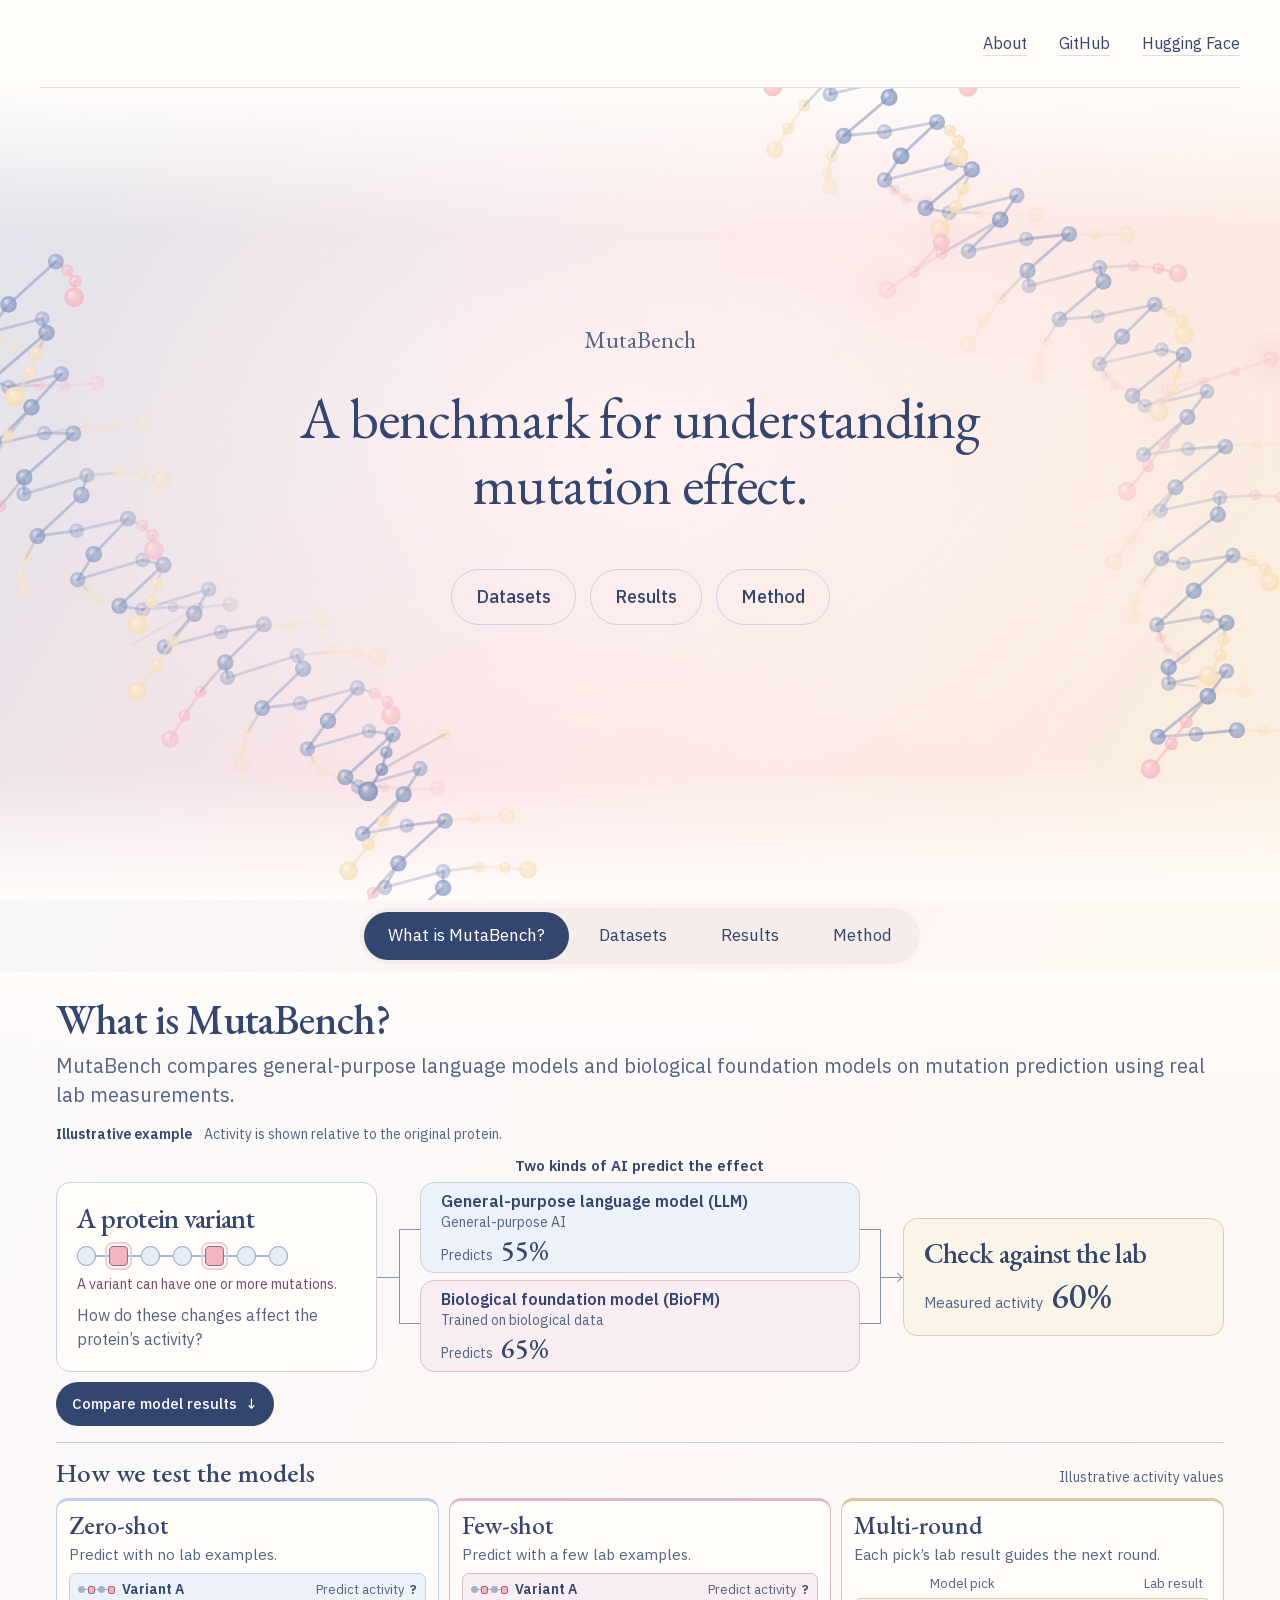
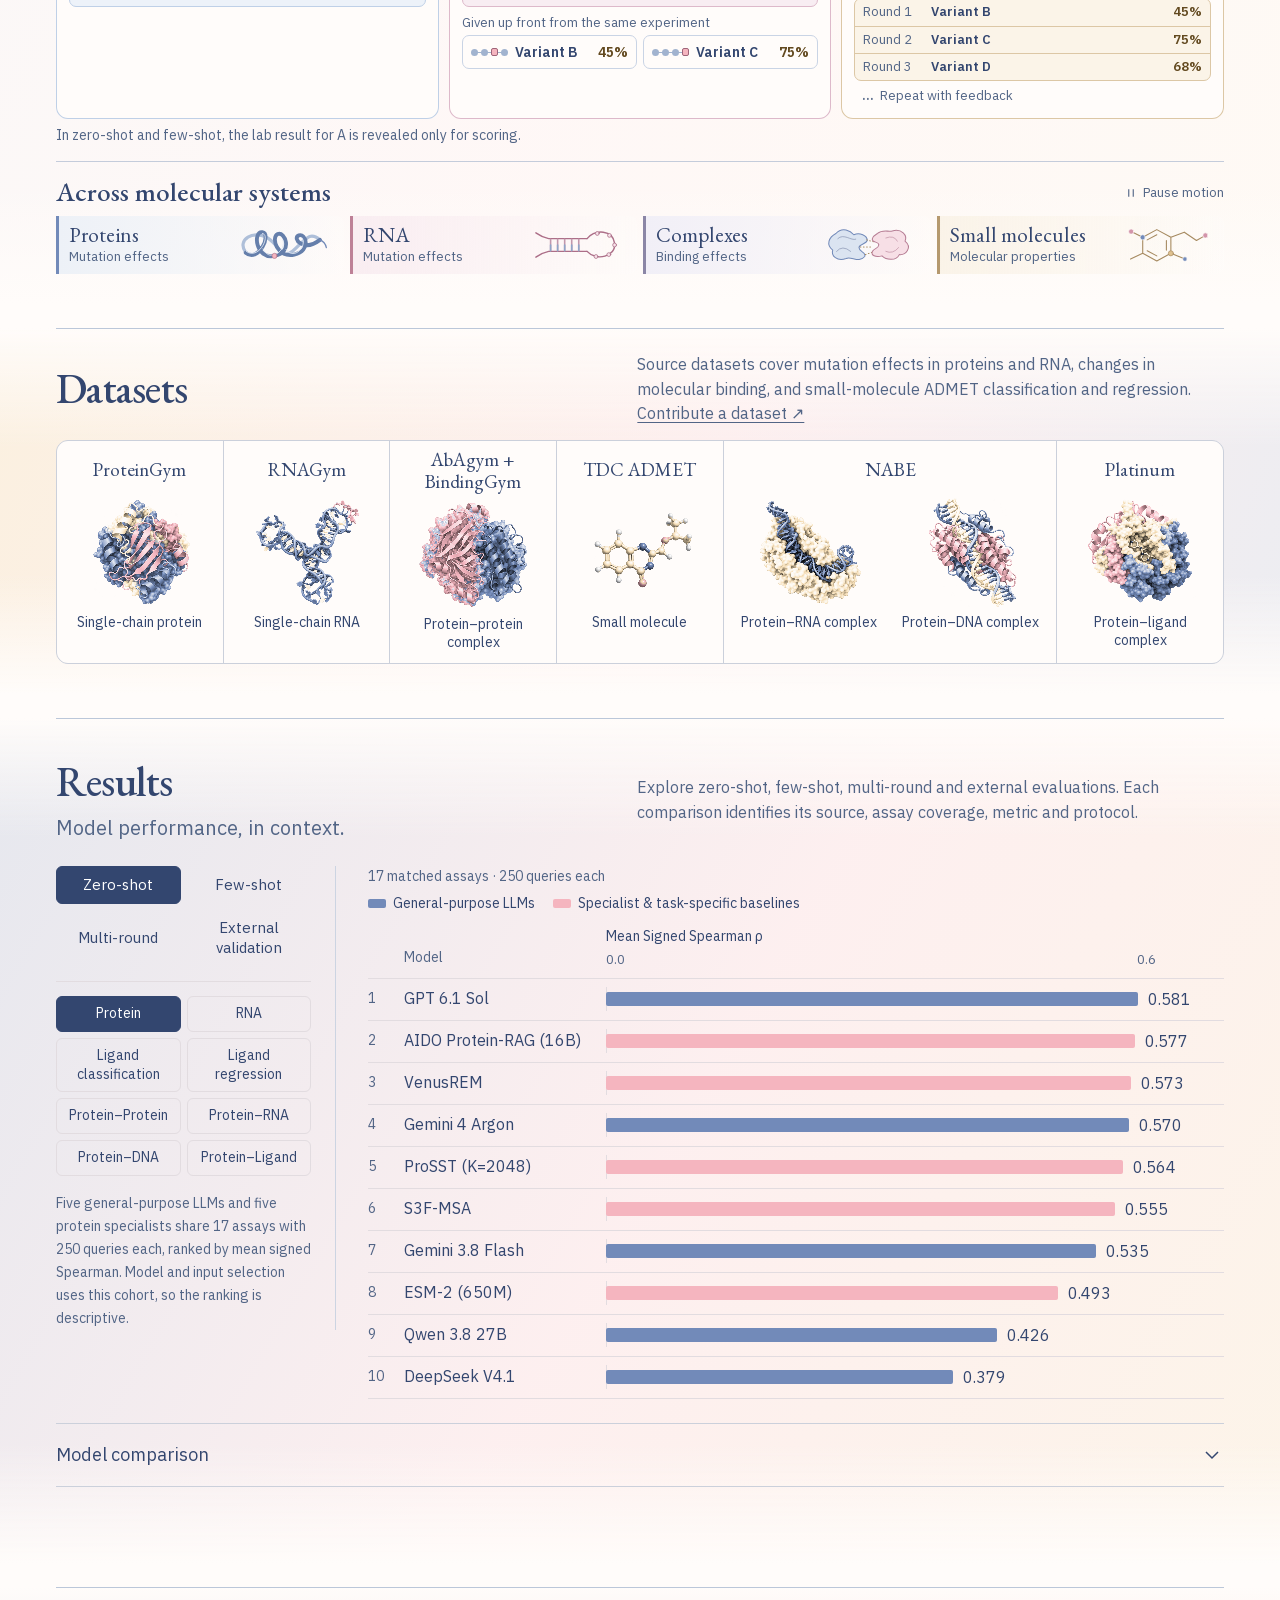
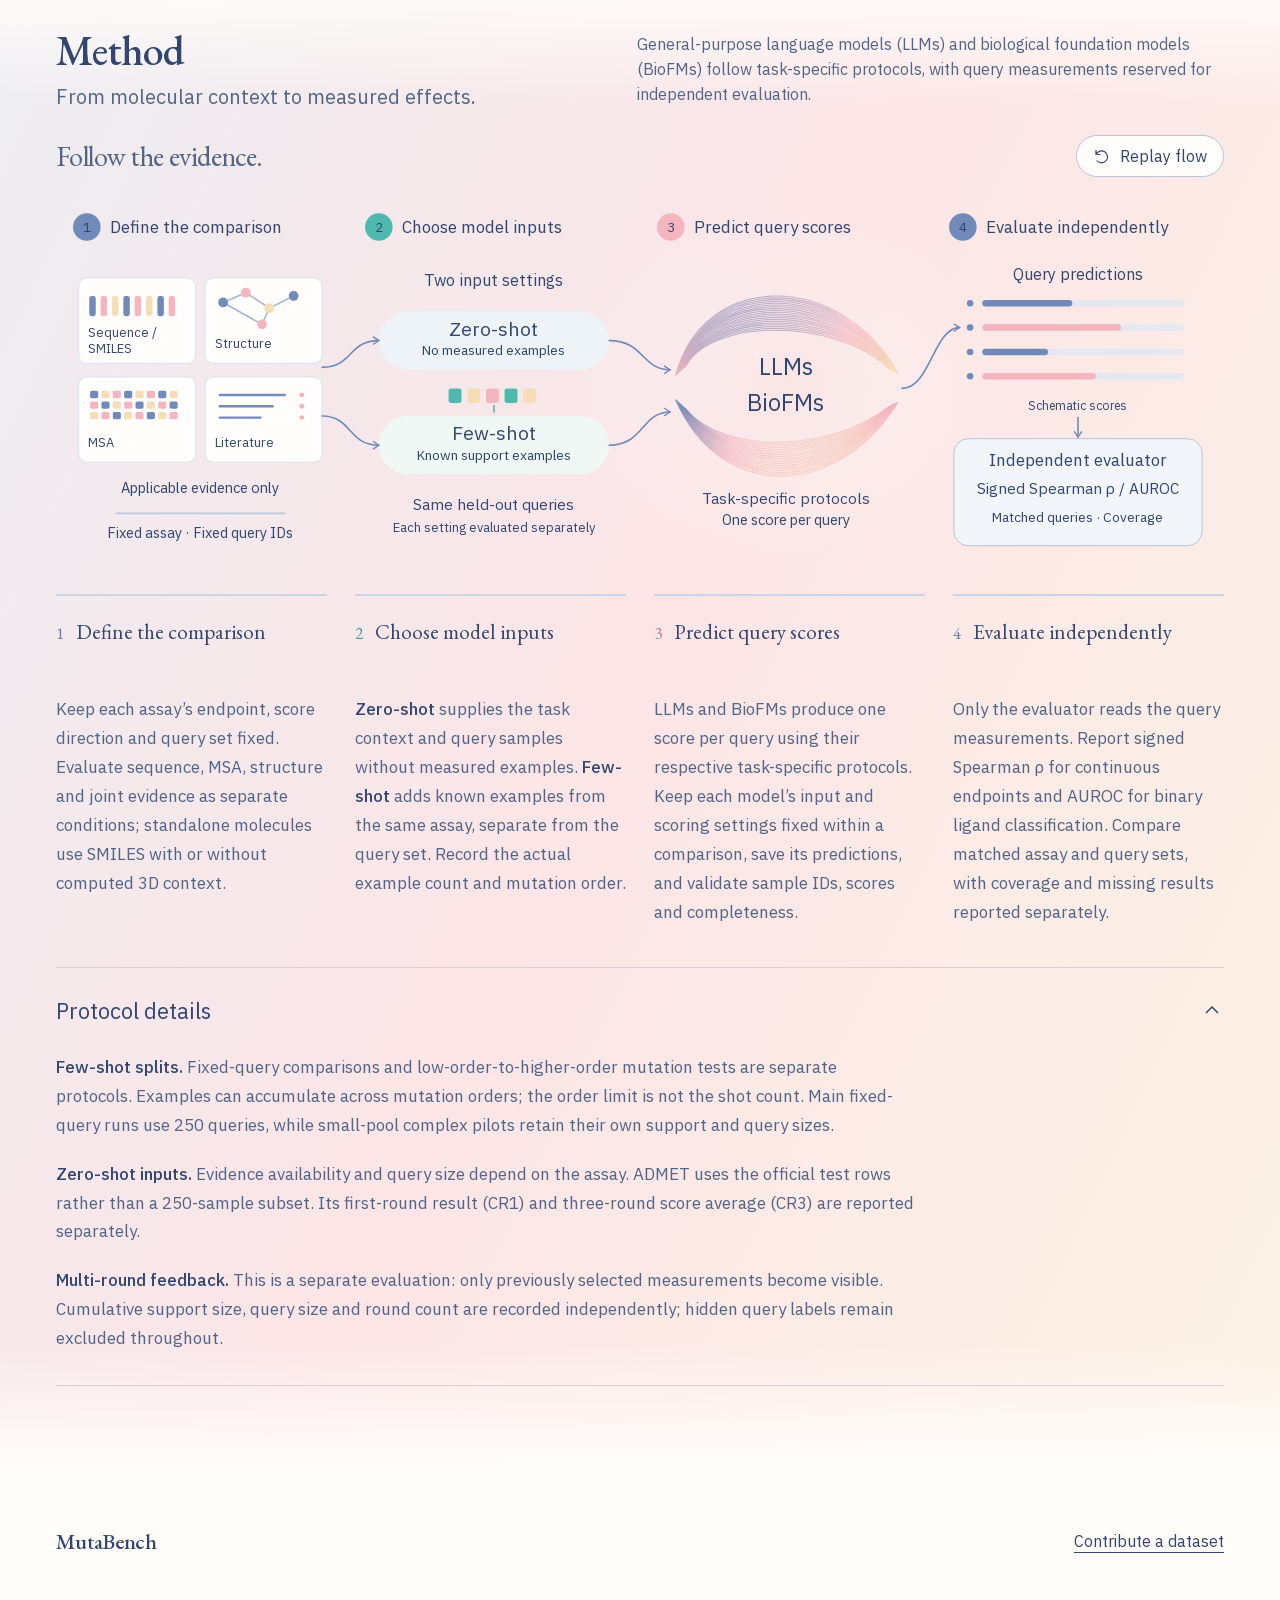
<file: index.html>
<!doctype html>
<html lang="en">
<head>
  <meta charset="UTF-8" />
  <meta name="viewport" content="width=device-width, initial-scale=1.0" />
  <meta name="description" content="MutaBench paper companion for benchmark results, datasets, leaderboard context and evaluation methods." />
  <title>MutaBench / Mutational effect evaluation</title>
  <link rel="preconnect" href="https://fonts.gstatic.com" crossorigin />
  <link rel="stylesheet" href="fonts.css?v=0cfbb8a221e9" />
  <link rel="stylesheet" href="site.css?v=f4541c01c460" />
  <link rel="stylesheet" href="home.css?v=afdafa60ad1d" />
  <link rel="stylesheet" href="dataset-structures.css?v=ea9a8b2ef953" />
  <link rel="stylesheet" href="intro.css?v=41843aa90ad2" />
  <link rel="stylesheet" href="method.css?v=9451ef13eda0" />
  <script src="molecular-background.js?v=a17ddd9b49c7" defer></script>
  <script src="assets/results/leaderboards.js?v=802b40bc9dd8" defer></script>
  <link rel="stylesheet" href="results-bars.css?v=8b9d5a22ae41" />
  <script src="app.js?v=348738857a9b" defer></script>
  <script src="dataset-structures.js?v=4a3bd7789977" defer></script>
  <script src="structure-palette.js?v=d4158299ddf3" defer></script>
  <script src="intro.js?v=678b4e0410d6" defer></script>
  <script src="method.js?v=9e1de50151af" defer></script>
  <script src="results-bars.js?v=51f1d45ec704" defer></script>
</head>
<body class="home-page" id="top">
  <a class="home-skip" href="#main">Skip to content</a>
  <header class="site-header">
    <nav class="project-links" aria-label="Project resources">
      <a class="home-paper-link" href="#intro">About</a>
      <a class="home-paper-link" href="https://github.com/kevinhyj/MutaBench" title="MutaBench benchmark repository (private)">GitHub</a>
      <a class="home-paper-link" href="https://huggingface.co/datasets/yanjiehuang/MutaBench">Hugging Face</a>
      <!-- Add the paper link here when published. -->
    </nav>
  </header>

  <main id="main">
    <section class="home-hero" aria-labelledby="home-title">
      <canvas class="molecular-background" aria-hidden="true"></canvas>
      <div class="home-hero-content">
        <p class="home-project-name">MutaBench</p>
        <h1 id="home-title">A benchmark for understanding<br class="home-title-break" /> mutation effect.</h1>
        <nav class="home-section-links" aria-label="Explore MutaBench">
          <a class="selection-control" href="#datasets">Datasets</a>
          <a class="selection-control" href="#results">Results</a>
          <a class="selection-control" href="#method">Method</a>
        </nav>
      </div>
    </section>

    <nav class="section-navigation" aria-label="Page sections">
      <div class="section-navigation-inner">
        <a class="selection-control" href="#intro" aria-current="location"><span class="nav-label-wide">What is MutaBench?</span><span class="nav-label-short">About</span></a>
        <a class="selection-control" href="#datasets">Datasets</a>
        <a class="selection-control" href="#results">Results</a>
        <a class="selection-control" href="#method">Method</a>
      </div>
    </nav>

    <section id="intro" class="page-part intro-part" aria-labelledby="intro-title">
      <div class="page-width">
        <header class="part-heading intro-heading">
          <div class="part-heading-title">
            <h2 id="intro-title">What is MutaBench?</h2>
            <p class="part-subtitle">MutaBench compares general-purpose language models and biological foundation models on mutation prediction using real lab measurements.</p>
          </div>
        </header>
        <figure class="benchmark-diagram" aria-labelledby="benchmark-example">
          <figcaption id="benchmark-example">
            <strong>Illustrative example</strong> <span>Activity is shown relative to the original protein.</span>
          </figcaption>
          <div class="benchmark-flow">
            <div class="benchmark-card benchmark-question">
              <h3>A protein variant</h3>
              <div class="benchmark-chain" aria-hidden="true">
                <span></span><span class="benchmark-chain-change"></span><span></span><span></span><span class="benchmark-chain-change"></span><span></span><span></span>
              </div>
              <p class="benchmark-chain-label">A variant can have one or more mutations.</p>
              <p class="benchmark-prompt">How do these changes affect the protein’s activity?</p>
            </div>
            <div class="benchmark-connector benchmark-split" aria-hidden="true"><span></span></div>
            <div class="benchmark-model-stage">
              <h3>Two kinds of AI predict the effect</h3>
              <div class="benchmark-models">
                <div class="benchmark-card benchmark-model benchmark-llm">
                  <h4>General-purpose language model <span>(LLM)</span></h4>
                  <p>General-purpose AI</p>
                  <p class="benchmark-value"><span>Predicts</span> <strong>55%</strong></p>
                </div>
                <div class="benchmark-card benchmark-model benchmark-biofm">
                  <h4>Biological foundation model <span>(BioFM)</span></h4>
                  <p>Trained on biological data</p>
                  <p class="benchmark-value"><span>Predicts</span> <strong>65%</strong></p>
                </div>
              </div>
            </div>
            <div class="benchmark-connector benchmark-merge" aria-hidden="true"><span></span></div>
            <div class="benchmark-card benchmark-lab">
              <h3>Check against the lab</h3>
              <p class="benchmark-value"><span>Measured activity</span> <strong>60%</strong></p>
            </div>
          </div>
        </figure>
        <div class="benchmark-results">
          <a class="benchmark-results-link" href="#results">Compare model results <span aria-hidden="true">↓</span></a>
        </div>
        <section class="benchmark-settings" aria-labelledby="benchmark-settings-title">
          <header class="benchmark-settings-heading">
            <h3 id="benchmark-settings-title">How we test the models</h3>
            <p>Illustrative activity values</p>
          </header>
          <div class="benchmark-settings-grid">
            <article class="benchmark-setting benchmark-setting-zero">
              <h4>Zero-shot</h4>
              <p class="benchmark-setting-summary">Predict with no lab examples.</p>
              <div class="benchmark-variant benchmark-target">
                <span class="benchmark-variant-name"><span class="benchmark-variant-mark" aria-hidden="true"><i></i><i class="is-changed"></i><i></i><i class="is-changed"></i></span>Variant A</span>
                <span class="benchmark-variant-action">Predict activity <b aria-hidden="true">?</b></span>
              </div>
            </article>
            <article class="benchmark-setting benchmark-setting-few">
              <h4>Few-shot</h4>
              <p class="benchmark-setting-summary">Predict with a few lab examples.</p>
              <div class="benchmark-variant benchmark-target">
                <span class="benchmark-variant-name"><span class="benchmark-variant-mark" aria-hidden="true"><i></i><i class="is-changed"></i><i></i><i class="is-changed"></i></span>Variant A</span>
                <span class="benchmark-variant-action">Predict activity <b aria-hidden="true">?</b></span>
              </div>
              <p class="benchmark-example-label">Given up front from the same experiment</p>
              <ul class="benchmark-examples" role="list">
                <li class="benchmark-variant">
                  <span class="benchmark-variant-name"><span class="benchmark-variant-mark" aria-hidden="true"><i></i><i></i><i class="is-changed"></i><i></i></span>Variant B</span>
                  <strong class="benchmark-measurement">45%</strong>
                </li>
                <li class="benchmark-variant">
                  <span class="benchmark-variant-name"><span class="benchmark-variant-mark" aria-hidden="true"><i></i><i></i><i></i><i class="is-changed"></i></span>Variant C</span>
                  <strong class="benchmark-measurement">75%</strong>
                </li>
              </ul>
            </article>
            <article class="benchmark-setting benchmark-setting-multi">
              <h4>Multi-round</h4>
              <p class="benchmark-setting-summary">Each pick’s lab result guides the next round.</p>
              <div class="benchmark-round-labels" aria-hidden="true"><span>Model pick</span><span>Lab result</span></div>
              <ol class="benchmark-rounds" role="list" aria-label="Rounds showing the model’s pick and its lab result">
                <li><span>Round 1</span> <strong>Variant B</strong> <strong class="benchmark-measurement">45%</strong></li>
                <li><span>Round 2</span> <strong>Variant C</strong> <strong class="benchmark-measurement">75%</strong></li>
                <li><span>Round 3</span> <strong>Variant D</strong> <strong class="benchmark-measurement">68%</strong></li>
              </ol>
              <p class="benchmark-round-more"><span aria-hidden="true">…</span> Repeat with feedback</p>
            </article>
          </div>
          <p class="benchmark-settings-note">In zero-shot and few-shot, the lab result for A is revealed only for scoring.</p>
        </section>
        <article class="intro-scope scope-visual">
          <div class="intro-scope-heading">
            <h3>Across molecular systems</h3>
            <button class="scope-motion-toggle" type="button" aria-controls="scope-molecules" hidden><svg viewBox="0 0 16 16" aria-hidden="true"><path class="motion-pause" d="M5 3v10M11 3v10"/><path class="motion-play" d="m5 3 7 5-7 5Z"/></svg><span>Pause motion</span></button>
          </div>
          <div class="scope-map" id="scope-molecules">
            <div class="scope-lane"><div class="scope-domain"><span>Proteins</span><small>Mutation effects</small></div>
              <svg class="scope-molecule molecule-protein" viewBox="0 0 160 64" role="img" aria-labelledby="scope-protein-title">
                <title id="scope-protein-title">Protein ribbon with gently turning folds; illustrative, not an experimental structure.</title>
                <g class="protein-fold molecule-motion">
                  <path class="ribbon-back" d="M23 44C8 23 36 8 57 21S78 57 97 41 122 9 139 24"/>
                  <path class="ribbon-front" d="M23 44C43 61 64 14 49 12S38 55 68 49 84 10 73 15 72 53 99 47 117 13 106 17 113 44 139 24"/>
                  <path class="ribbon-glint" d="M24 42C44 57 63 15 49 14M50 38C60 61 88 40 81 24M86 39C99 57 120 33 111 21"/>
                  <path class="ribbon-tail" d="M139 24q8 3 10 12"/>
                  <circle class="molecule-accent" cx="68" cy="49" r="4"/>
                </g>
              </svg>
            </div>
            <div class="scope-lane"><div class="scope-domain"><span>RNA</span><small>Mutation effects</small></div>
              <svg class="scope-molecule molecule-rna" viewBox="0 0 160 64" role="img" aria-labelledby="scope-rna-title">
                <title id="scope-rna-title">Single RNA strand forming a paired stem and a gently flexing hairpin loop; schematic.</title>
                <g class="rna-stem">
                  <path class="rna-backbone" d="M17 13q10 7 20 9H97M17 51q10-7 20-9H97"/>
                  <path class="rna-pairs" d="M40 23v18M51 23v18M62 23v18M73 23v18M84 23v18"/>
                  <path class="rna-pair-halves" d="M40 32v9M51 32v9M62 32v9M73 32v9M84 32v9"/>
                </g>
                <g class="rna-loop molecule-motion">
                  <path class="rna-backbone" d="M97 22C110 7 137 8 140 29S111 58 97 42"/>
                  <circle cx="113" cy="14" r="3"/><circle cx="132" cy="17" r="3"/><circle cx="140" cy="32" r="3"/><circle cx="131" cy="47" r="3"/><circle cx="111" cy="50" r="3"/>
                </g>
              </svg>
            </div>
            <div class="scope-lane"><div class="scope-domain"><span>Complexes</span><small>Binding effects</small></div>
              <svg class="scope-molecule molecule-interaction" viewBox="0 0 160 64" role="img" aria-labelledby="scope-interaction-title">
                <title id="scope-interaction-title">Two complementary molecular surfaces move slightly around a contact interface; schematic, not a binding simulation.</title>
                <g class="contact-left molecule-motion"><path class="contact-blue" d="M28 14C38 3 51 10 56 16 65 12 77 17 77 25 75 31 65 30 64 36 64 43 76 43 73 50 64 61 52 49 44 53 30 58 20 49 23 40 12 31 17 20 28 14Z"/><path class="contact-contour" d="M31 22c9-9 21 4 28 1M29 42q9-11 22 0"/></g>
                <g class="contact-bridges molecule-motion"><path d="m76 24 11 3M66 35h17m-9 12 12-4"/></g>
                <g class="contact-right molecule-motion"><path class="contact-pink" d="M93 14C101 7 110 12 116 10 131 6 140 17 136 26 148 36 137 48 127 47 122 58 106 55 100 49 90 52 82 48 85 42 89 36 94 38 95 32 96 26 83 29 85 22 86 18 88 17 93 14Z"/><path class="contact-contour" d="M106 21q13-5 18 5m-18 16q11 5 20-6"/></g>
              </svg>
            </div>
            <div class="scope-lane"><div class="scope-domain"><span>Small molecules</span><small>Molecular properties</small></div>
              <svg class="scope-molecule molecule-small" viewBox="0 0 160 64" role="img" aria-labelledby="scope-small-title">
                <title id="scope-small-title">Small-molecule bond diagram with a ring and a turning side group; schematic.</title>
                <g class="small-core molecule-motion">
                  <path class="molecule-bond" d="m48 20 22-12 22 12v25L70 57 48 45Zm7 4 15-8m15 9v15M70 49l-15-8M48 20 30 11M48 45 29 54M92 20l21-8M92 45l22 9"/>
                  <g class="small-branch molecule-motion"><path class="molecule-bond" d="m113 12 19 13 14-8"/><circle class="atom-rose" cx="146" cy="17" r="4"/></g>
                  <circle class="atom-blue" cx="48" cy="20" r="4"/><circle class="atom-gold" cx="92" cy="45" r="4"/><circle class="atom-rose" cx="30" cy="11" r="4"/><circle class="atom-blue" cx="114" cy="54" r="3.5"/>
                </g>
              </svg>
            </div>
          </div>
        </article>
      </div>
    </section>

    <section id="datasets" class="page-part datasets-part" aria-labelledby="datasets-title">
      <div class="page-width">
        <header class="part-heading">
          <div class="part-heading-title">
            <h2 id="datasets-title">Datasets</h2>
          </div>
          <p class="part-description">Source datasets cover mutation effects in proteins and RNA, changes in molecular binding, and small-molecule ADMET classification and regression. <a class="contribution-link" href="https://github.com/kevinhyj/MutaBench-web/blob/main/CONTRIBUTING.md">Contribute a dataset&nbsp;↗</a></p>
        </header>
        <div class="source-atlas" aria-label="Source databases and molecular systems">
          <article class="source-panel"><h3>ProteinGym</h3><figure class="source-figure"><div class="source-scene scene-protein" role="img" aria-label="Illustrative single-chain protein structure"><div class="structure-float"><img class="wr-structure" src="assets/structures/wr/protein.png" width="1254" height="1254" alt="" loading="lazy" decoding="async" draggable="false" /></div></div><figcaption>Single-chain protein</figcaption></figure></article>
          <article class="source-panel"><h3>RNAGym</h3><figure class="source-figure"><div class="source-scene scene-rna" role="img" aria-label="Illustrative single-chain rna structure"><div class="structure-float"><img class="wr-structure" src="assets/structures/wr/rna.png" width="1254" height="1254" alt="" loading="lazy" decoding="async" draggable="false" /></div></div><figcaption>Single-chain RNA</figcaption></figure></article>
          <article class="source-panel"><h3>AbAgym + BindingGym</h3><figure class="source-figure"><div class="source-scene scene-ppi" role="img" aria-label="Illustrative protein–protein complex: distinct blue and pink folded chains meeting at a binding interface"><div class="structure-float"><img class="wr-structure" src="assets/structures/wr/protein-protein.png" width="1254" height="1254" alt="" loading="lazy" decoding="async" draggable="false" /></div></div><figcaption>Protein–protein complex</figcaption></figure></article>
          <article class="source-panel"><h3>TDC ADMET</h3><figure class="source-figure"><div class="source-scene scene-ligand" role="img" aria-label="Illustrative small molecule structure"><div class="structure-float"><img class="wr-structure" src="assets/structures/wr/classification.png" width="1254" height="1254" alt="" loading="lazy" decoding="async" draggable="false" /></div></div><figcaption>Small molecule</figcaption></figure></article>
          <article class="source-panel source-panel-nabe"><h3>NABE</h3><div class="source-pair"><figure class="source-figure"><div class="source-scene scene-protein-rna" role="img" aria-label="Illustrative protein–rna complex structure"><div class="structure-float"><img class="wr-structure" src="assets/structures/wr/protein-rna-v2.png" width="1254" height="1254" alt="" loading="lazy" decoding="async" draggable="false" /></div></div><figcaption>Protein–RNA complex</figcaption></figure><figure class="source-figure"><div class="source-scene scene-protein-dna" role="img" aria-label="Illustrative protein–dna complex structure"><div class="structure-float"><img class="wr-structure" src="assets/structures/wr/protein-dna.png" width="1254" height="1254" alt="" loading="lazy" decoding="async" draggable="false" /></div></div><figcaption>Protein–DNA complex</figcaption></figure></div></article>
          <article class="source-panel source-panel-platinum"><h3>Platinum</h3><figure class="source-figure"><div class="source-scene scene-protein-ligand" role="img" aria-label="Illustrative protein–ligand complex structure"><div class="structure-float"><img class="wr-structure" src="assets/structures/wr/protein-ligand.png" width="1254" height="1254" alt="" loading="lazy" decoding="async" draggable="false" /></div></div><figcaption>Protein–ligand complex</figcaption></figure></article>
        </div>


      </div>
    </section>

    <section id="results" class="page-part results-part" aria-labelledby="results-title">
      <div class="page-width">
        <header class="part-heading">
          <div class="part-heading-title">
          <h2 id="results-title">Results</h2>
          <p class="part-subtitle">Model performance, in context.</p>
          </div>
          <p class="part-description">Explore zero-shot, few-shot, multi-round and external evaluations. Each comparison identifies its source, assay coverage, metric and protocol.</p>
        </header>
        <div class="result-block results-bars">
          <h3 class="visually-hidden">Model performance</h3>
          <div class="performance-controls">
          <div class="evaluation-modes" role="group" aria-label="Evaluation setting">
            <button class="selection-control" type="button" data-result-group="zero" aria-pressed="true">Zero-shot</button>
            <button class="selection-control" type="button" data-result-group="few" aria-pressed="false" tabindex="-1">Few-shot</button>
            <button class="selection-control" type="button" data-result-group="multi" aria-pressed="false" tabindex="-1">Multi-round</button>
            <button class="selection-control" type="button" data-result-group="external" aria-pressed="false" tabindex="-1">External validation</button>
          </div>
          <div id="performance-tasks" class="performance-tabs" role="group" aria-label="Evaluation task"></div>
          <div class="performance-condition" id="performance-condition" hidden>
            <label for="performance-variant">Support setting</label>
            <select id="performance-variant" aria-controls="performance-chart model-table"></select>
          </div>
          <p id="leaderboard-summary" class="performance-summary" aria-live="polite"></p>
          </div>
          <div id="performance-chart" class="performance-chart" role="group" aria-describedby="leaderboard-summary">
            <div class="performance-context">
              <p id="performance-coverage"></p>
              <ul class="performance-legend" aria-label="Model categories">
                <li><span class="performance-swatch" aria-hidden="true"></span>General-purpose LLMs</li>
                <li id="performance-baseline-legend"><span class="performance-swatch performance-swatch-baseline" aria-hidden="true"></span><span id="performance-baseline-label"></span></li>
              </ul>
            </div>
            <div class="performance-columns" aria-hidden="true">
              <span class="performance-column-model">Model</span>
              <div class="performance-axis">
                <span id="performance-metric" class="performance-axis-label"></span>
                <div class="performance-axis-range"><span id="performance-scale-min"></span><span id="performance-scale-max"></span></div>
              </div>
            </div>
            <ol id="performance-rows" class="performance-rows"></ol>
          </div>
        </div>
        <details class="result-block model-comparison">
          <summary><h3>Model comparison</h3><svg class="disclosure-icon" viewBox="0 0 24 24" aria-hidden="true"><path d="m6 9 6 6 6-6"/></svg></summary>
          <div id="model-table" role="region" aria-label="Selected evaluation comparison" tabindex="0" class="table-scroll" aria-describedby="leaderboard-summary">
            <table><caption class="visually-hidden">Models ranked on the selected matched assay and query set</caption><thead><tr><th scope="col">Rank</th><th scope="col">Model</th><th scope="col">Model type</th><th scope="col" id="leaderboard-score-heading">Spearman ρ</th><th scope="col" id="leaderboard-input-heading">Input (Best Performance)</th></tr></thead><tbody id="leaderboard-body"></tbody></table>
          </div>
          <noscript><p>Enable JavaScript to explore the score bars and comparison tables.</p></noscript>
        </details>
      </div>
    </section>

    <section id="method" class="page-part method-part" aria-labelledby="method-title">
      <div class="page-width">
        <header class="part-heading">
          <div class="part-heading-title">
          <h2 id="method-title">Method</h2>
          <p class="part-subtitle">From molecular context to measured effects.</p>
          </div>
          <p class="part-description">General-purpose language models (LLMs) and biological foundation models (BioFMs) follow task-specific protocols, with query measurements reserved for independent evaluation.</p>
        </header>
        <figure id="method-flow" class="method-workflow" aria-label="MutaBench evaluation workflow">
          <div class="method-toolbar"><p>Follow the evidence.</p><button class="method-replay" type="button" hidden><svg viewBox="0 0 24 24" aria-hidden="true"><path d="M4 10a8 8 0 1 1 1 8M4 4v6h6"/></svg><span>Replay flow</span></button></div>
          <!-- method-art:start -->
<svg xmlns="http://www.w3.org/2000/svg" class="method-diagram method-diagram-desktop" width="1440" height="460" viewBox="0 0 1440 460" role="img" aria-labelledby="method-d-title method-d-desc">
<title id="method-d-title">From evidence to independent evaluation</title><desc id="method-d-desc">Four corresponding stages: define a fixed assay and query set; choose zero-shot or few-shot inputs; predict with LLMs or BioFMs under their respective protocols; score independently. Only known support examples enter few-shot inputs. All shapes and score marks are schematic, not experimental data.</desc>
<defs><style>#method-d-art text{font-family:"IBM Plex Sans",Arial,sans-serif;fill:#33466f}</style>
<linearGradient id="method-d-ribbon" x1="0" y1="0" x2="1" y2="1"><stop stop-color="#728AB9"/><stop offset=".55" stop-color="#F5B5BF"/><stop offset="1" stop-color="#F5DDB5"/></linearGradient>
<radialGradient id="method-d-glow"><stop stop-color="#f8e5e6" stop-opacity=".8"/><stop offset="1" stop-color="#fffcfa" stop-opacity="0"/></radialGradient>
<marker id="method-d-arrow" viewBox="0 0 10 10" refX="8" refY="5" markerWidth="6" markerHeight="6" orient="auto"><path d="M2 1 8 5 2 9" fill="none" stroke="#728AB9" stroke-width="1.4"/></marker></defs>
<g id="method-d-art">
<ellipse cx="900" cy="230" rx="260" ry="215" fill="url(#method-d-glow)"/>
<g class="method-stage" data-stage="0" transform="translate(0 0)"><circle cx="38" cy="37" r="17" fill="#728AB9" /><text x="38" y="43" font-size="17" text-anchor="middle" fill="#243758">1</text><text x="66" y="44" font-size="21" text-anchor="start" >Define the comparison</text><rect x="28" y="100" width="144" height="105" rx="10" fill="#fffefd" stroke="#d6deeb" /><text x="40" y="172" font-size="16" text-anchor="start" >Sequence /</text><text x="40" y="192" font-size="16" text-anchor="start" >SMILES</text><rect x="41" y="122" width="8" height="25" rx="3" fill="#728AB9" stroke="none" /><rect x="55" y="122" width="8" height="25" rx="3" fill="#F5B5BF" stroke="none" /><rect x="69" y="122" width="8" height="25" rx="3" fill="#F5DDB5" stroke="none" /><rect x="83" y="122" width="8" height="25" rx="3" fill="#728AB9" stroke="none" /><rect x="97" y="122" width="8" height="25" rx="3" fill="#F5B5BF" stroke="none" /><rect x="111" y="122" width="8" height="25" rx="3" fill="#F5DDB5" stroke="none" /><rect x="125" y="122" width="8" height="25" rx="3" fill="#728AB9" stroke="none" /><rect x="139" y="122" width="8" height="25" rx="3" fill="#F5B5BF" stroke="none" /><rect x="184" y="100" width="144" height="105" rx="10" fill="#fffefd" stroke="#d6deeb" /><text x="196" y="186" font-size="16" text-anchor="start" >Structure</text><path d="M206 130 L234 118" fill="none" stroke="#a9b7d0" stroke-width="2" stroke-linecap="round" stroke-linejoin="round" /><path d="M234 118 L263 137" fill="none" stroke="#a9b7d0" stroke-width="2" stroke-linecap="round" stroke-linejoin="round" /><path d="M263 137 L293 122" fill="none" stroke="#a9b7d0" stroke-width="2" stroke-linecap="round" stroke-linejoin="round" /><path d="M263 137 L254 157" fill="none" stroke="#a9b7d0" stroke-width="2" stroke-linecap="round" stroke-linejoin="round" /><path d="M206 130 L254 157" fill="none" stroke="#a9b7d0" stroke-width="2" stroke-linecap="round" stroke-linejoin="round" /><circle cx="206" cy="130" r="6" fill="#728AB9" /><circle cx="234" cy="118" r="6" fill="#F5B5BF" /><circle cx="263" cy="137" r="6" fill="#F5DDB5" /><circle cx="293" cy="122" r="6" fill="#728AB9" /><circle cx="254" cy="157" r="6" fill="#F5B5BF" /><rect x="28" y="222" width="144" height="105" rx="10" fill="#fffefd" stroke="#d6deeb" /><text x="40" y="308" font-size="16" text-anchor="start" >MSA</text><rect x="42" y="239" width="10" height="9" rx="2" fill="#728AB9" stroke="none" /><rect x="56" y="239" width="10" height="9" rx="2" fill="#F5DDB5" stroke="none" /><rect x="70" y="239" width="10" height="9" rx="2" fill="#F5B5BF" stroke="none" /><rect x="84" y="239" width="10" height="9" rx="2" fill="#728AB9" stroke="none" /><rect x="98" y="239" width="10" height="9" rx="2" fill="#F5DDB5" stroke="none" /><rect x="112" y="239" width="10" height="9" rx="2" fill="#F5B5BF" stroke="none" /><rect x="126" y="239" width="10" height="9" rx="2" fill="#728AB9" stroke="none" /><rect x="140" y="239" width="10" height="9" rx="2" fill="#F5DDB5" stroke="none" /><rect x="42" y="252" width="10" height="9" rx="2" fill="#F5B5BF" stroke="none" /><rect x="56" y="252" width="10" height="9" rx="2" fill="#728AB9" stroke="none" /><rect x="70" y="252" width="10" height="9" rx="2" fill="#F5DDB5" stroke="none" /><rect x="84" y="252" width="10" height="9" rx="2" fill="#F5B5BF" stroke="none" /><rect x="98" y="252" width="10" height="9" rx="2" fill="#728AB9" stroke="none" /><rect x="112" y="252" width="10" height="9" rx="2" fill="#F5DDB5" stroke="none" /><rect x="126" y="252" width="10" height="9" rx="2" fill="#F5B5BF" stroke="none" /><rect x="140" y="252" width="10" height="9" rx="2" fill="#728AB9" stroke="none" /><rect x="42" y="265" width="10" height="9" rx="2" fill="#F5DDB5" stroke="none" /><rect x="56" y="265" width="10" height="9" rx="2" fill="#F5B5BF" stroke="none" /><rect x="70" y="265" width="10" height="9" rx="2" fill="#728AB9" stroke="none" /><rect x="84" y="265" width="10" height="9" rx="2" fill="#F5DDB5" stroke="none" /><rect x="98" y="265" width="10" height="9" rx="2" fill="#F5B5BF" stroke="none" /><rect x="112" y="265" width="10" height="9" rx="2" fill="#728AB9" stroke="none" /><rect x="126" y="265" width="10" height="9" rx="2" fill="#F5DDB5" stroke="none" /><rect x="140" y="265" width="10" height="9" rx="2" fill="#F5B5BF" stroke="none" /><rect x="184" y="222" width="144" height="105" rx="10" fill="#fffefd" stroke="#d6deeb" /><text x="196" y="308" font-size="16" text-anchor="start" >Literature</text><path d="M202 244 h80" fill="none" stroke="#728AB9" stroke-width="3" stroke-linecap="round" stroke-linejoin="round" /><circle cx="303" cy="244" r="3" fill="#F5B5BF" /><path d="M202 258 h65" fill="none" stroke="#728AB9" stroke-width="3" stroke-linecap="round" stroke-linejoin="round" /><circle cx="303" cy="258" r="3" fill="#F5B5BF" /><path d="M202 272 h50" fill="none" stroke="#728AB9" stroke-width="3" stroke-linecap="round" stroke-linejoin="round" /><circle cx="303" cy="272" r="3" fill="#F5B5BF" /><text x="178" y="365" font-size="18" text-anchor="middle" >Applicable evidence only</text><path d="M74 390H282" fill="none" stroke="#bdc9de" stroke-width="2" stroke-linecap="round" stroke-linejoin="round" /><text x="178" y="420" font-size="18" text-anchor="middle" >Fixed assay · Fixed query IDs</text></g>
<g class="method-stage" data-stage="1" transform="translate(360 0)"><circle cx="38" cy="37" r="17" fill="#50B9AE" /><text x="38" y="43" font-size="17" text-anchor="middle" fill="#243758">2</text><text x="66" y="44" font-size="21" text-anchor="start" >Choose model inputs</text><text x="180" y="110" font-size="20" text-anchor="middle" >Two input settings</text><rect x="38" y="141" width="284" height="72" rx="36" fill="#edf3f7" stroke="none" /><text x="180" y="171" font-size="24" text-anchor="middle" >Zero-shot</text><text x="180" y="195" font-size="17" text-anchor="middle" >No measured examples</text><rect x="38" y="270" width="284" height="72" rx="36" fill="#eff8f5" stroke="none" /><text x="180" y="300" font-size="24" text-anchor="middle" >Few-shot</text><text x="180" y="324" font-size="17" text-anchor="middle" >Known support examples</text><rect x="124" y="236" width="16" height="18" rx="3" fill="#50B9AE" stroke="none" /><rect x="147" y="236" width="16" height="18" rx="3" fill="#F5DDB5" stroke="none" /><rect x="170" y="236" width="16" height="18" rx="3" fill="#F5B5BF" stroke="none" /><rect x="193" y="236" width="16" height="18" rx="3" fill="#50B9AE" stroke="none" /><rect x="216" y="236" width="16" height="18" rx="3" fill="#F5DDB5" stroke="none" /><path d="M180 257v8" fill="none" stroke="#50B9AE" stroke-width="2" stroke-linecap="round" stroke-linejoin="round" /><text x="180" y="386" font-size="19" text-anchor="middle" >Same held-out queries</text><text x="180" y="413" font-size="16" text-anchor="middle" >Each setting evaluated separately</text></g>
<g class="method-stage" data-stage="2" transform="translate(720 0)"><circle cx="38" cy="37" r="17" fill="#F5B5BF" /><text x="38" y="43" font-size="17" text-anchor="middle" fill="#243758">3</text><text x="66" y="44" font-size="21" text-anchor="start" >Predict query scores</text><g class="model-ribbon" aria-hidden="true"><path d="M44.0 220.0 C78.0 89.0 248.0 91.0 318.0 217.0" fill="none" stroke="url(#method-d-ribbon)" stroke-width="1.3" stroke-linecap="round" stroke-linejoin="round" opacity=".75"/><path d="M44.0 250.0 C99.0 377.0 245.0 373.0 318.0 253.0" fill="none" stroke="url(#method-d-ribbon)" stroke-width="1.3" stroke-linecap="round" stroke-linejoin="round" opacity=".75"/><path d="M44.6 219.4 C78.5 92.2 247.5 94.0 317.4 216.7" fill="none" stroke="url(#method-d-ribbon)" stroke-width="1.3" stroke-linecap="round" stroke-linejoin="round" opacity=".75"/><path d="M44.6 250.6 C99.4 374.0 244.6 369.8 317.4 253.3" fill="none" stroke="url(#method-d-ribbon)" stroke-width="1.3" stroke-linecap="round" stroke-linejoin="round" opacity=".75"/><path d="M45.3 218.8 C79.0 95.4 247.0 97.0 316.8 216.4" fill="none" stroke="url(#method-d-ribbon)" stroke-width="1.3" stroke-linecap="round" stroke-linejoin="round" opacity=".75"/><path d="M45.3 251.2 C99.8 371.0 244.2 366.6 316.8 253.6" fill="none" stroke="url(#method-d-ribbon)" stroke-width="1.3" stroke-linecap="round" stroke-linejoin="round" opacity=".75"/><path d="M46.0 218.2 C79.5 98.6 246.5 100.0 316.2 216.1" fill="none" stroke="url(#method-d-ribbon)" stroke-width="1.3" stroke-linecap="round" stroke-linejoin="round" opacity=".75"/><path d="M46.0 251.8 C100.2 368.0 243.8 363.4 316.2 253.9" fill="none" stroke="url(#method-d-ribbon)" stroke-width="1.3" stroke-linecap="round" stroke-linejoin="round" opacity=".75"/><path d="M46.6 217.6 C80.0 101.8 246.0 103.0 315.6 215.8" fill="none" stroke="url(#method-d-ribbon)" stroke-width="1.3" stroke-linecap="round" stroke-linejoin="round" opacity=".75"/><path d="M46.6 252.4 C100.6 365.0 243.4 360.2 315.6 254.2" fill="none" stroke="url(#method-d-ribbon)" stroke-width="1.3" stroke-linecap="round" stroke-linejoin="round" opacity=".75"/><path d="M47.2 217.0 C80.5 105.0 245.5 106.0 315.0 215.5" fill="none" stroke="url(#method-d-ribbon)" stroke-width="1.3" stroke-linecap="round" stroke-linejoin="round" opacity=".75"/><path d="M47.2 253.0 C101.0 362.0 243.0 357.0 315.0 254.5" fill="none" stroke="url(#method-d-ribbon)" stroke-width="1.3" stroke-linecap="round" stroke-linejoin="round" opacity=".75"/><path d="M47.9 216.4 C81.0 108.2 245.0 109.0 314.4 215.2" fill="none" stroke="url(#method-d-ribbon)" stroke-width="1.3" stroke-linecap="round" stroke-linejoin="round" opacity=".75"/><path d="M47.9 253.6 C101.4 359.0 242.6 353.8 314.4 254.8" fill="none" stroke="url(#method-d-ribbon)" stroke-width="1.3" stroke-linecap="round" stroke-linejoin="round" opacity=".75"/><path d="M48.5 215.8 C81.5 111.4 244.5 112.0 313.8 214.9" fill="none" stroke="url(#method-d-ribbon)" stroke-width="1.3" stroke-linecap="round" stroke-linejoin="round" opacity=".75"/><path d="M48.5 254.2 C101.8 356.0 242.2 350.6 313.8 255.1" fill="none" stroke="url(#method-d-ribbon)" stroke-width="1.3" stroke-linecap="round" stroke-linejoin="round" opacity=".75"/><path d="M49.2 215.2 C82.0 114.6 244.0 115.0 313.2 214.6" fill="none" stroke="url(#method-d-ribbon)" stroke-width="1.3" stroke-linecap="round" stroke-linejoin="round" opacity=".75"/><path d="M49.2 254.8 C102.2 353.0 241.8 347.4 313.2 255.4" fill="none" stroke="url(#method-d-ribbon)" stroke-width="1.3" stroke-linecap="round" stroke-linejoin="round" opacity=".75"/><path d="M49.9 214.6 C82.5 117.8 243.5 118.0 312.6 214.3" fill="none" stroke="url(#method-d-ribbon)" stroke-width="1.3" stroke-linecap="round" stroke-linejoin="round" opacity=".75"/><path d="M49.9 255.4 C102.6 350.0 241.4 344.2 312.6 255.7" fill="none" stroke="url(#method-d-ribbon)" stroke-width="1.3" stroke-linecap="round" stroke-linejoin="round" opacity=".75"/><path d="M50.5 214.0 C83.0 121.0 243.0 121.0 312.0 214.0" fill="none" stroke="url(#method-d-ribbon)" stroke-width="1.3" stroke-linecap="round" stroke-linejoin="round" opacity=".75"/><path d="M50.5 256.0 C103.0 347.0 241.0 341.0 312.0 256.0" fill="none" stroke="url(#method-d-ribbon)" stroke-width="1.3" stroke-linecap="round" stroke-linejoin="round" opacity=".75"/><path d="M51.1 213.4 C83.5 124.2 242.5 124.0 311.4 213.7" fill="none" stroke="url(#method-d-ribbon)" stroke-width="1.3" stroke-linecap="round" stroke-linejoin="round" opacity=".75"/><path d="M51.1 256.6 C103.4 344.0 240.6 337.8 311.4 256.3" fill="none" stroke="url(#method-d-ribbon)" stroke-width="1.3" stroke-linecap="round" stroke-linejoin="round" opacity=".75"/><path d="M51.8 212.8 C84.0 127.4 242.0 127.0 310.8 213.4" fill="none" stroke="url(#method-d-ribbon)" stroke-width="1.3" stroke-linecap="round" stroke-linejoin="round" opacity=".75"/><path d="M51.8 257.2 C103.8 341.0 240.2 334.6 310.8 256.6" fill="none" stroke="url(#method-d-ribbon)" stroke-width="1.3" stroke-linecap="round" stroke-linejoin="round" opacity=".75"/><path d="M52.5 212.2 C84.5 130.6 241.5 130.0 310.2 213.1" fill="none" stroke="url(#method-d-ribbon)" stroke-width="1.3" stroke-linecap="round" stroke-linejoin="round" opacity=".75"/><path d="M52.5 257.8 C104.2 338.0 239.8 331.4 310.2 256.9" fill="none" stroke="url(#method-d-ribbon)" stroke-width="1.3" stroke-linecap="round" stroke-linejoin="round" opacity=".75"/><path d="M53.1 211.6 C85.0 133.8 241.0 133.0 309.6 212.8" fill="none" stroke="url(#method-d-ribbon)" stroke-width="1.3" stroke-linecap="round" stroke-linejoin="round" opacity=".75"/><path d="M53.1 258.4 C104.6 335.0 239.4 328.2 309.6 257.2" fill="none" stroke="url(#method-d-ribbon)" stroke-width="1.3" stroke-linecap="round" stroke-linejoin="round" opacity=".75"/><path d="M53.8 211.0 C85.5 137.0 240.5 136.0 309.0 212.5" fill="none" stroke="url(#method-d-ribbon)" stroke-width="1.3" stroke-linecap="round" stroke-linejoin="round" opacity=".75"/><path d="M53.8 259.0 C105.0 332.0 239.0 325.0 309.0 257.5" fill="none" stroke="url(#method-d-ribbon)" stroke-width="1.3" stroke-linecap="round" stroke-linejoin="round" opacity=".75"/><path d="M54.4 210.4 C86.0 140.2 240.0 139.0 308.4 212.2" fill="none" stroke="url(#method-d-ribbon)" stroke-width="1.3" stroke-linecap="round" stroke-linejoin="round" opacity=".75"/><path d="M54.4 259.6 C105.4 329.0 238.6 321.8 308.4 257.8" fill="none" stroke="url(#method-d-ribbon)" stroke-width="1.3" stroke-linecap="round" stroke-linejoin="round" opacity=".75"/><path d="M55.0 209.8 C86.5 143.4 239.5 142.0 307.8 211.9" fill="none" stroke="url(#method-d-ribbon)" stroke-width="1.3" stroke-linecap="round" stroke-linejoin="round" opacity=".75"/><path d="M55.0 260.2 C105.8 326.0 238.2 318.6 307.8 258.1" fill="none" stroke="url(#method-d-ribbon)" stroke-width="1.3" stroke-linecap="round" stroke-linejoin="round" opacity=".75"/><path d="M55.7 209.2 C87.0 146.6 239.0 145.0 307.2 211.6" fill="none" stroke="url(#method-d-ribbon)" stroke-width="1.3" stroke-linecap="round" stroke-linejoin="round" opacity=".75"/><path d="M55.7 260.8 C106.2 323.0 237.8 315.4 307.2 258.4" fill="none" stroke="url(#method-d-ribbon)" stroke-width="1.3" stroke-linecap="round" stroke-linejoin="round" opacity=".75"/><path d="M56.4 208.6 C87.5 149.8 238.5 148.0 306.6 211.3" fill="none" stroke="url(#method-d-ribbon)" stroke-width="1.3" stroke-linecap="round" stroke-linejoin="round" opacity=".75"/><path d="M56.4 261.4 C106.6 320.0 237.4 312.2 306.6 258.7" fill="none" stroke="url(#method-d-ribbon)" stroke-width="1.3" stroke-linecap="round" stroke-linejoin="round" opacity=".75"/></g><text x="180" y="219" font-size="29" text-anchor="middle" >LLMs</text><text x="180" y="264" font-size="29" text-anchor="middle" >BioFMs</text><text x="180" y="378" font-size="19" text-anchor="middle" >Task-specific protocols</text><text x="180" y="405" font-size="18" text-anchor="middle" >One score per query</text></g>
<g class="method-stage" data-stage="3" transform="translate(1080 0)"><circle cx="38" cy="37" r="17" fill="#728AB9" /><text x="38" y="43" font-size="17" text-anchor="middle" fill="#243758">4</text><text x="66" y="44" font-size="21" text-anchor="start" >Evaluate independently</text><text x="180" y="102" font-size="20" text-anchor="middle" >Query predictions</text><circle cx="47" cy="131" r="4" fill="#728AB9" /><path d="M66 131h240" fill="none" stroke="#e4e9f1" stroke-width="8" stroke-linecap="round" stroke-linejoin="round" /><path d="M66 131h103" fill="none" stroke="#728AB9" stroke-width="8" stroke-linecap="round" stroke-linejoin="round" /><circle cx="47" cy="161" r="4" fill="#728AB9" /><path d="M66 161h240" fill="none" stroke="#e4e9f1" stroke-width="8" stroke-linecap="round" stroke-linejoin="round" /><path d="M66 161h163" fill="none" stroke="#F5B5BF" stroke-width="8" stroke-linecap="round" stroke-linejoin="round" /><circle cx="47" cy="191" r="4" fill="#728AB9" /><path d="M66 191h240" fill="none" stroke="#e4e9f1" stroke-width="8" stroke-linecap="round" stroke-linejoin="round" /><path d="M66 191h73" fill="none" stroke="#728AB9" stroke-width="8" stroke-linecap="round" stroke-linejoin="round" /><circle cx="47" cy="221" r="4" fill="#728AB9" /><path d="M66 221h240" fill="none" stroke="#e4e9f1" stroke-width="8" stroke-linecap="round" stroke-linejoin="round" /><path d="M66 221h132" fill="none" stroke="#F5B5BF" stroke-width="8" stroke-linecap="round" stroke-linejoin="round" /><text x="180" y="262" font-size="15" text-anchor="middle" >Schematic scores</text><rect x="27" y="298" width="306" height="132" rx="18" fill="#f2f5fa" stroke="#a9b9d4" /><text x="180" y="332" font-size="21" text-anchor="middle" >Independent evaluator</text><text x="180" y="366" font-size="19" text-anchor="middle" >Signed Spearman ρ / AUROC</text><text x="180" y="401" font-size="17" text-anchor="middle" >Matched queries · Coverage</text></g>
<path d="M328 210C366 210 360 177 398 177" fill="none" stroke="#728AB9" stroke-width="2" stroke-linecap="round" stroke-linejoin="round" class="method-route" data-source="0" data-target="1" marker-end="url(#method-d-arrow)"/>
<path d="M328 270C365 270 360 306 398 306" fill="none" stroke="#728AB9" stroke-width="2" stroke-linecap="round" stroke-linejoin="round" class="method-route" data-source="0" data-target="1" marker-end="url(#method-d-arrow)"/>
<path d="M682 177C725 177 722 213 757 213" fill="none" stroke="#728AB9" stroke-width="2" stroke-linecap="round" stroke-linejoin="round" class="method-route" data-source="1" data-target="2" marker-end="url(#method-d-arrow)"/>
<path d="M682 306C725 306 722 265 757 265" fill="none" stroke="#728AB9" stroke-width="2" stroke-linecap="round" stroke-linejoin="round" class="method-route" data-source="1" data-target="2" marker-end="url(#method-d-arrow)"/>
<path d="M1043 236C1078 236 1082 161 1114 161" fill="none" stroke="#728AB9" stroke-width="2" stroke-linecap="round" stroke-linejoin="round" class="method-route" data-source="2" data-target="3" marker-end="url(#method-d-arrow)"/>
<path d="M1260 272V296" fill="none" stroke="#728AB9" stroke-width="2" stroke-linecap="round" stroke-linejoin="round" class="method-route" data-source="3" data-target="3" marker-end="url(#method-d-arrow)"/>
</g></svg>
<svg xmlns="http://www.w3.org/2000/svg" class="method-diagram method-diagram-mobile" width="480" height="1870" viewBox="0 0 480 1870" role="img" aria-labelledby="method-m-title method-m-desc">
<title id="method-m-title">From evidence to independent evaluation</title><desc id="method-m-desc">Four corresponding stages: define a fixed assay and query set; choose zero-shot or few-shot inputs; predict with LLMs or BioFMs under their respective protocols; score independently. Only known support examples enter few-shot inputs. All shapes and score marks are schematic, not experimental data.</desc>
<defs><style>#method-m-art text{font-family:"IBM Plex Sans",Arial,sans-serif;fill:#33466f}</style>
<linearGradient id="method-m-ribbon" x1="0" y1="0" x2="1" y2="1"><stop stop-color="#728AB9"/><stop offset=".55" stop-color="#F5B5BF"/><stop offset="1" stop-color="#F5DDB5"/></linearGradient>
<radialGradient id="method-m-glow"><stop stop-color="#f8e5e6" stop-opacity=".8"/><stop offset="1" stop-color="#fffcfa" stop-opacity="0"/></radialGradient>
<marker id="method-m-arrow" viewBox="0 0 10 10" refX="8" refY="5" markerWidth="6" markerHeight="6" orient="auto"><path d="M2 1 8 5 2 9" fill="none" stroke="#728AB9" stroke-width="1.4"/></marker></defs>
<g id="method-m-art">
<g class="method-stage" data-stage="0" transform="translate(60 0)"><circle cx="38" cy="37" r="17" fill="#728AB9" /><text x="38" y="43" font-size="17" text-anchor="middle" fill="#243758">1</text><text x="66" y="44" font-size="21" text-anchor="start" >Define the comparison</text><rect x="28" y="100" width="144" height="105" rx="10" fill="#fffefd" stroke="#d6deeb" /><text x="40" y="172" font-size="16" text-anchor="start" >Sequence /</text><text x="40" y="192" font-size="16" text-anchor="start" >SMILES</text><rect x="41" y="122" width="8" height="25" rx="3" fill="#728AB9" stroke="none" /><rect x="55" y="122" width="8" height="25" rx="3" fill="#F5B5BF" stroke="none" /><rect x="69" y="122" width="8" height="25" rx="3" fill="#F5DDB5" stroke="none" /><rect x="83" y="122" width="8" height="25" rx="3" fill="#728AB9" stroke="none" /><rect x="97" y="122" width="8" height="25" rx="3" fill="#F5B5BF" stroke="none" /><rect x="111" y="122" width="8" height="25" rx="3" fill="#F5DDB5" stroke="none" /><rect x="125" y="122" width="8" height="25" rx="3" fill="#728AB9" stroke="none" /><rect x="139" y="122" width="8" height="25" rx="3" fill="#F5B5BF" stroke="none" /><rect x="184" y="100" width="144" height="105" rx="10" fill="#fffefd" stroke="#d6deeb" /><text x="196" y="186" font-size="16" text-anchor="start" >Structure</text><path d="M206 130 L234 118" fill="none" stroke="#a9b7d0" stroke-width="2" stroke-linecap="round" stroke-linejoin="round" /><path d="M234 118 L263 137" fill="none" stroke="#a9b7d0" stroke-width="2" stroke-linecap="round" stroke-linejoin="round" /><path d="M263 137 L293 122" fill="none" stroke="#a9b7d0" stroke-width="2" stroke-linecap="round" stroke-linejoin="round" /><path d="M263 137 L254 157" fill="none" stroke="#a9b7d0" stroke-width="2" stroke-linecap="round" stroke-linejoin="round" /><path d="M206 130 L254 157" fill="none" stroke="#a9b7d0" stroke-width="2" stroke-linecap="round" stroke-linejoin="round" /><circle cx="206" cy="130" r="6" fill="#728AB9" /><circle cx="234" cy="118" r="6" fill="#F5B5BF" /><circle cx="263" cy="137" r="6" fill="#F5DDB5" /><circle cx="293" cy="122" r="6" fill="#728AB9" /><circle cx="254" cy="157" r="6" fill="#F5B5BF" /><rect x="28" y="222" width="144" height="105" rx="10" fill="#fffefd" stroke="#d6deeb" /><text x="40" y="308" font-size="16" text-anchor="start" >MSA</text><rect x="42" y="239" width="10" height="9" rx="2" fill="#728AB9" stroke="none" /><rect x="56" y="239" width="10" height="9" rx="2" fill="#F5DDB5" stroke="none" /><rect x="70" y="239" width="10" height="9" rx="2" fill="#F5B5BF" stroke="none" /><rect x="84" y="239" width="10" height="9" rx="2" fill="#728AB9" stroke="none" /><rect x="98" y="239" width="10" height="9" rx="2" fill="#F5DDB5" stroke="none" /><rect x="112" y="239" width="10" height="9" rx="2" fill="#F5B5BF" stroke="none" /><rect x="126" y="239" width="10" height="9" rx="2" fill="#728AB9" stroke="none" /><rect x="140" y="239" width="10" height="9" rx="2" fill="#F5DDB5" stroke="none" /><rect x="42" y="252" width="10" height="9" rx="2" fill="#F5B5BF" stroke="none" /><rect x="56" y="252" width="10" height="9" rx="2" fill="#728AB9" stroke="none" /><rect x="70" y="252" width="10" height="9" rx="2" fill="#F5DDB5" stroke="none" /><rect x="84" y="252" width="10" height="9" rx="2" fill="#F5B5BF" stroke="none" /><rect x="98" y="252" width="10" height="9" rx="2" fill="#728AB9" stroke="none" /><rect x="112" y="252" width="10" height="9" rx="2" fill="#F5DDB5" stroke="none" /><rect x="126" y="252" width="10" height="9" rx="2" fill="#F5B5BF" stroke="none" /><rect x="140" y="252" width="10" height="9" rx="2" fill="#728AB9" stroke="none" /><rect x="42" y="265" width="10" height="9" rx="2" fill="#F5DDB5" stroke="none" /><rect x="56" y="265" width="10" height="9" rx="2" fill="#F5B5BF" stroke="none" /><rect x="70" y="265" width="10" height="9" rx="2" fill="#728AB9" stroke="none" /><rect x="84" y="265" width="10" height="9" rx="2" fill="#F5DDB5" stroke="none" /><rect x="98" y="265" width="10" height="9" rx="2" fill="#F5B5BF" stroke="none" /><rect x="112" y="265" width="10" height="9" rx="2" fill="#728AB9" stroke="none" /><rect x="126" y="265" width="10" height="9" rx="2" fill="#F5DDB5" stroke="none" /><rect x="140" y="265" width="10" height="9" rx="2" fill="#F5B5BF" stroke="none" /><rect x="184" y="222" width="144" height="105" rx="10" fill="#fffefd" stroke="#d6deeb" /><text x="196" y="308" font-size="16" text-anchor="start" >Literature</text><path d="M202 244 h80" fill="none" stroke="#728AB9" stroke-width="3" stroke-linecap="round" stroke-linejoin="round" /><circle cx="303" cy="244" r="3" fill="#F5B5BF" /><path d="M202 258 h65" fill="none" stroke="#728AB9" stroke-width="3" stroke-linecap="round" stroke-linejoin="round" /><circle cx="303" cy="258" r="3" fill="#F5B5BF" /><path d="M202 272 h50" fill="none" stroke="#728AB9" stroke-width="3" stroke-linecap="round" stroke-linejoin="round" /><circle cx="303" cy="272" r="3" fill="#F5B5BF" /><text x="178" y="365" font-size="18" text-anchor="middle" >Applicable evidence only</text><path d="M74 390H282" fill="none" stroke="#bdc9de" stroke-width="2" stroke-linecap="round" stroke-linejoin="round" /><text x="178" y="420" font-size="18" text-anchor="middle" >Fixed assay · Fixed query IDs</text></g>
<g class="method-stage" data-stage="1" transform="translate(60 470)"><circle cx="38" cy="37" r="17" fill="#50B9AE" /><text x="38" y="43" font-size="17" text-anchor="middle" fill="#243758">2</text><text x="66" y="44" font-size="21" text-anchor="start" >Choose model inputs</text><text x="180" y="110" font-size="20" text-anchor="middle" >Two input settings</text><rect x="38" y="141" width="284" height="72" rx="36" fill="#edf3f7" stroke="none" /><text x="180" y="171" font-size="24" text-anchor="middle" >Zero-shot</text><text x="180" y="195" font-size="17" text-anchor="middle" >No measured examples</text><rect x="38" y="270" width="284" height="72" rx="36" fill="#eff8f5" stroke="none" /><text x="180" y="300" font-size="24" text-anchor="middle" >Few-shot</text><text x="180" y="324" font-size="17" text-anchor="middle" >Known support examples</text><rect x="124" y="236" width="16" height="18" rx="3" fill="#50B9AE" stroke="none" /><rect x="147" y="236" width="16" height="18" rx="3" fill="#F5DDB5" stroke="none" /><rect x="170" y="236" width="16" height="18" rx="3" fill="#F5B5BF" stroke="none" /><rect x="193" y="236" width="16" height="18" rx="3" fill="#50B9AE" stroke="none" /><rect x="216" y="236" width="16" height="18" rx="3" fill="#F5DDB5" stroke="none" /><path d="M180 257v8" fill="none" stroke="#50B9AE" stroke-width="2" stroke-linecap="round" stroke-linejoin="round" /><text x="180" y="386" font-size="19" text-anchor="middle" >Same held-out queries</text><text x="180" y="413" font-size="16" text-anchor="middle" >Each setting evaluated separately</text></g>
<g class="method-stage" data-stage="2" transform="translate(60 940)"><circle cx="38" cy="37" r="17" fill="#F5B5BF" /><text x="38" y="43" font-size="17" text-anchor="middle" fill="#243758">3</text><text x="66" y="44" font-size="21" text-anchor="start" >Predict query scores</text><g class="model-ribbon" aria-hidden="true"><path d="M44.0 220.0 C78.0 89.0 248.0 91.0 318.0 217.0" fill="none" stroke="url(#method-m-ribbon)" stroke-width="1.3" stroke-linecap="round" stroke-linejoin="round" opacity=".75"/><path d="M44.0 250.0 C99.0 377.0 245.0 373.0 318.0 253.0" fill="none" stroke="url(#method-m-ribbon)" stroke-width="1.3" stroke-linecap="round" stroke-linejoin="round" opacity=".75"/><path d="M44.6 219.4 C78.5 92.2 247.5 94.0 317.4 216.7" fill="none" stroke="url(#method-m-ribbon)" stroke-width="1.3" stroke-linecap="round" stroke-linejoin="round" opacity=".75"/><path d="M44.6 250.6 C99.4 374.0 244.6 369.8 317.4 253.3" fill="none" stroke="url(#method-m-ribbon)" stroke-width="1.3" stroke-linecap="round" stroke-linejoin="round" opacity=".75"/><path d="M45.3 218.8 C79.0 95.4 247.0 97.0 316.8 216.4" fill="none" stroke="url(#method-m-ribbon)" stroke-width="1.3" stroke-linecap="round" stroke-linejoin="round" opacity=".75"/><path d="M45.3 251.2 C99.8 371.0 244.2 366.6 316.8 253.6" fill="none" stroke="url(#method-m-ribbon)" stroke-width="1.3" stroke-linecap="round" stroke-linejoin="round" opacity=".75"/><path d="M46.0 218.2 C79.5 98.6 246.5 100.0 316.2 216.1" fill="none" stroke="url(#method-m-ribbon)" stroke-width="1.3" stroke-linecap="round" stroke-linejoin="round" opacity=".75"/><path d="M46.0 251.8 C100.2 368.0 243.8 363.4 316.2 253.9" fill="none" stroke="url(#method-m-ribbon)" stroke-width="1.3" stroke-linecap="round" stroke-linejoin="round" opacity=".75"/><path d="M46.6 217.6 C80.0 101.8 246.0 103.0 315.6 215.8" fill="none" stroke="url(#method-m-ribbon)" stroke-width="1.3" stroke-linecap="round" stroke-linejoin="round" opacity=".75"/><path d="M46.6 252.4 C100.6 365.0 243.4 360.2 315.6 254.2" fill="none" stroke="url(#method-m-ribbon)" stroke-width="1.3" stroke-linecap="round" stroke-linejoin="round" opacity=".75"/><path d="M47.2 217.0 C80.5 105.0 245.5 106.0 315.0 215.5" fill="none" stroke="url(#method-m-ribbon)" stroke-width="1.3" stroke-linecap="round" stroke-linejoin="round" opacity=".75"/><path d="M47.2 253.0 C101.0 362.0 243.0 357.0 315.0 254.5" fill="none" stroke="url(#method-m-ribbon)" stroke-width="1.3" stroke-linecap="round" stroke-linejoin="round" opacity=".75"/><path d="M47.9 216.4 C81.0 108.2 245.0 109.0 314.4 215.2" fill="none" stroke="url(#method-m-ribbon)" stroke-width="1.3" stroke-linecap="round" stroke-linejoin="round" opacity=".75"/><path d="M47.9 253.6 C101.4 359.0 242.6 353.8 314.4 254.8" fill="none" stroke="url(#method-m-ribbon)" stroke-width="1.3" stroke-linecap="round" stroke-linejoin="round" opacity=".75"/><path d="M48.5 215.8 C81.5 111.4 244.5 112.0 313.8 214.9" fill="none" stroke="url(#method-m-ribbon)" stroke-width="1.3" stroke-linecap="round" stroke-linejoin="round" opacity=".75"/><path d="M48.5 254.2 C101.8 356.0 242.2 350.6 313.8 255.1" fill="none" stroke="url(#method-m-ribbon)" stroke-width="1.3" stroke-linecap="round" stroke-linejoin="round" opacity=".75"/><path d="M49.2 215.2 C82.0 114.6 244.0 115.0 313.2 214.6" fill="none" stroke="url(#method-m-ribbon)" stroke-width="1.3" stroke-linecap="round" stroke-linejoin="round" opacity=".75"/><path d="M49.2 254.8 C102.2 353.0 241.8 347.4 313.2 255.4" fill="none" stroke="url(#method-m-ribbon)" stroke-width="1.3" stroke-linecap="round" stroke-linejoin="round" opacity=".75"/><path d="M49.9 214.6 C82.5 117.8 243.5 118.0 312.6 214.3" fill="none" stroke="url(#method-m-ribbon)" stroke-width="1.3" stroke-linecap="round" stroke-linejoin="round" opacity=".75"/><path d="M49.9 255.4 C102.6 350.0 241.4 344.2 312.6 255.7" fill="none" stroke="url(#method-m-ribbon)" stroke-width="1.3" stroke-linecap="round" stroke-linejoin="round" opacity=".75"/><path d="M50.5 214.0 C83.0 121.0 243.0 121.0 312.0 214.0" fill="none" stroke="url(#method-m-ribbon)" stroke-width="1.3" stroke-linecap="round" stroke-linejoin="round" opacity=".75"/><path d="M50.5 256.0 C103.0 347.0 241.0 341.0 312.0 256.0" fill="none" stroke="url(#method-m-ribbon)" stroke-width="1.3" stroke-linecap="round" stroke-linejoin="round" opacity=".75"/><path d="M51.1 213.4 C83.5 124.2 242.5 124.0 311.4 213.7" fill="none" stroke="url(#method-m-ribbon)" stroke-width="1.3" stroke-linecap="round" stroke-linejoin="round" opacity=".75"/><path d="M51.1 256.6 C103.4 344.0 240.6 337.8 311.4 256.3" fill="none" stroke="url(#method-m-ribbon)" stroke-width="1.3" stroke-linecap="round" stroke-linejoin="round" opacity=".75"/><path d="M51.8 212.8 C84.0 127.4 242.0 127.0 310.8 213.4" fill="none" stroke="url(#method-m-ribbon)" stroke-width="1.3" stroke-linecap="round" stroke-linejoin="round" opacity=".75"/><path d="M51.8 257.2 C103.8 341.0 240.2 334.6 310.8 256.6" fill="none" stroke="url(#method-m-ribbon)" stroke-width="1.3" stroke-linecap="round" stroke-linejoin="round" opacity=".75"/><path d="M52.5 212.2 C84.5 130.6 241.5 130.0 310.2 213.1" fill="none" stroke="url(#method-m-ribbon)" stroke-width="1.3" stroke-linecap="round" stroke-linejoin="round" opacity=".75"/><path d="M52.5 257.8 C104.2 338.0 239.8 331.4 310.2 256.9" fill="none" stroke="url(#method-m-ribbon)" stroke-width="1.3" stroke-linecap="round" stroke-linejoin="round" opacity=".75"/><path d="M53.1 211.6 C85.0 133.8 241.0 133.0 309.6 212.8" fill="none" stroke="url(#method-m-ribbon)" stroke-width="1.3" stroke-linecap="round" stroke-linejoin="round" opacity=".75"/><path d="M53.1 258.4 C104.6 335.0 239.4 328.2 309.6 257.2" fill="none" stroke="url(#method-m-ribbon)" stroke-width="1.3" stroke-linecap="round" stroke-linejoin="round" opacity=".75"/><path d="M53.8 211.0 C85.5 137.0 240.5 136.0 309.0 212.5" fill="none" stroke="url(#method-m-ribbon)" stroke-width="1.3" stroke-linecap="round" stroke-linejoin="round" opacity=".75"/><path d="M53.8 259.0 C105.0 332.0 239.0 325.0 309.0 257.5" fill="none" stroke="url(#method-m-ribbon)" stroke-width="1.3" stroke-linecap="round" stroke-linejoin="round" opacity=".75"/><path d="M54.4 210.4 C86.0 140.2 240.0 139.0 308.4 212.2" fill="none" stroke="url(#method-m-ribbon)" stroke-width="1.3" stroke-linecap="round" stroke-linejoin="round" opacity=".75"/><path d="M54.4 259.6 C105.4 329.0 238.6 321.8 308.4 257.8" fill="none" stroke="url(#method-m-ribbon)" stroke-width="1.3" stroke-linecap="round" stroke-linejoin="round" opacity=".75"/><path d="M55.0 209.8 C86.5 143.4 239.5 142.0 307.8 211.9" fill="none" stroke="url(#method-m-ribbon)" stroke-width="1.3" stroke-linecap="round" stroke-linejoin="round" opacity=".75"/><path d="M55.0 260.2 C105.8 326.0 238.2 318.6 307.8 258.1" fill="none" stroke="url(#method-m-ribbon)" stroke-width="1.3" stroke-linecap="round" stroke-linejoin="round" opacity=".75"/><path d="M55.7 209.2 C87.0 146.6 239.0 145.0 307.2 211.6" fill="none" stroke="url(#method-m-ribbon)" stroke-width="1.3" stroke-linecap="round" stroke-linejoin="round" opacity=".75"/><path d="M55.7 260.8 C106.2 323.0 237.8 315.4 307.2 258.4" fill="none" stroke="url(#method-m-ribbon)" stroke-width="1.3" stroke-linecap="round" stroke-linejoin="round" opacity=".75"/><path d="M56.4 208.6 C87.5 149.8 238.5 148.0 306.6 211.3" fill="none" stroke="url(#method-m-ribbon)" stroke-width="1.3" stroke-linecap="round" stroke-linejoin="round" opacity=".75"/><path d="M56.4 261.4 C106.6 320.0 237.4 312.2 306.6 258.7" fill="none" stroke="url(#method-m-ribbon)" stroke-width="1.3" stroke-linecap="round" stroke-linejoin="round" opacity=".75"/></g><text x="180" y="219" font-size="29" text-anchor="middle" >LLMs</text><text x="180" y="264" font-size="29" text-anchor="middle" >BioFMs</text><text x="180" y="378" font-size="19" text-anchor="middle" >Task-specific protocols</text><text x="180" y="405" font-size="18" text-anchor="middle" >One score per query</text></g>
<g class="method-stage" data-stage="3" transform="translate(60 1410)"><circle cx="38" cy="37" r="17" fill="#728AB9" /><text x="38" y="43" font-size="17" text-anchor="middle" fill="#243758">4</text><text x="66" y="44" font-size="21" text-anchor="start" >Evaluate independently</text><text x="180" y="102" font-size="20" text-anchor="middle" >Query predictions</text><circle cx="47" cy="131" r="4" fill="#728AB9" /><path d="M66 131h240" fill="none" stroke="#e4e9f1" stroke-width="8" stroke-linecap="round" stroke-linejoin="round" /><path d="M66 131h103" fill="none" stroke="#728AB9" stroke-width="8" stroke-linecap="round" stroke-linejoin="round" /><circle cx="47" cy="161" r="4" fill="#728AB9" /><path d="M66 161h240" fill="none" stroke="#e4e9f1" stroke-width="8" stroke-linecap="round" stroke-linejoin="round" /><path d="M66 161h163" fill="none" stroke="#F5B5BF" stroke-width="8" stroke-linecap="round" stroke-linejoin="round" /><circle cx="47" cy="191" r="4" fill="#728AB9" /><path d="M66 191h240" fill="none" stroke="#e4e9f1" stroke-width="8" stroke-linecap="round" stroke-linejoin="round" /><path d="M66 191h73" fill="none" stroke="#728AB9" stroke-width="8" stroke-linecap="round" stroke-linejoin="round" /><circle cx="47" cy="221" r="4" fill="#728AB9" /><path d="M66 221h240" fill="none" stroke="#e4e9f1" stroke-width="8" stroke-linecap="round" stroke-linejoin="round" /><path d="M66 221h132" fill="none" stroke="#F5B5BF" stroke-width="8" stroke-linecap="round" stroke-linejoin="round" /><text x="180" y="262" font-size="15" text-anchor="middle" >Schematic scores</text><rect x="27" y="298" width="306" height="132" rx="18" fill="#f2f5fa" stroke="#a9b9d4" /><text x="180" y="332" font-size="21" text-anchor="middle" >Independent evaluator</text><text x="180" y="366" font-size="19" text-anchor="middle" >Signed Spearman ρ / AUROC</text><text x="180" y="401" font-size="17" text-anchor="middle" >Matched queries · Coverage</text></g>
<path d="M240 434V470" fill="none" stroke="#728AB9" stroke-width="2" stroke-linecap="round" stroke-linejoin="round" class="method-route" data-source="0" data-target="1" marker-end="url(#method-m-arrow)"/>
<path d="M240 904V940" fill="none" stroke="#728AB9" stroke-width="2" stroke-linecap="round" stroke-linejoin="round" class="method-route" data-source="1" data-target="2" marker-end="url(#method-m-arrow)"/>
<path d="M240 1374V1410" fill="none" stroke="#728AB9" stroke-width="2" stroke-linecap="round" stroke-linejoin="round" class="method-route" data-source="2" data-target="3" marker-end="url(#method-m-arrow)"/>
</g></svg>
          <!-- method-art:end -->
        </figure>
        <ol class="method-steps" aria-label="Evaluation steps">
          <li>
            <h3><button class="method-step-button" type="button" aria-pressed="false" aria-controls="method-flow" disabled><span>1</span>Define the comparison</button></h3>
            <p>Keep each assay’s endpoint, score direction and query set fixed. Evaluate sequence, MSA, structure and joint evidence as separate conditions; standalone molecules use SMILES with or without computed 3D context.</p>
          </li>
          <li>
            <h3><button class="method-step-button" type="button" aria-pressed="false" aria-controls="method-flow" disabled><span>2</span>Choose model inputs</button></h3>
            <p><span class="method-mode">Zero-shot</span> supplies the task context and query samples without measured examples. <span class="method-mode">Few-shot</span> adds known examples from the same assay, separate from the query set. Record the actual example count and mutation order.</p>
          </li>
          <li>
            <h3><button class="method-step-button" type="button" aria-pressed="false" aria-controls="method-flow" disabled><span>3</span>Predict query scores</button></h3>
            <p>LLMs and BioFMs produce one score per query using their respective task-specific protocols. Keep each model’s input and scoring settings fixed within a comparison, save its predictions, and validate sample IDs, scores and completeness.</p>
          </li>
          <li>
            <h3><button class="method-step-button" type="button" aria-pressed="false" aria-controls="method-flow" disabled><span>4</span>Evaluate independently</button></h3>
            <p>Only the evaluator reads the query measurements. Report signed Spearman ρ for continuous endpoints and AUROC for binary ligand classification. Compare matched assay and query sets, with coverage and missing results reported separately.</p>
          </li>
        </ol>
        <details class="method-protocol-details" open>
          <summary>Protocol details<span class="visually-hidden">: input conditions, few-shot splits and evaluation rounds</span><svg class="disclosure-icon" viewBox="0 0 24 24" aria-hidden="true"><path d="m6 9 6 6 6-6"/></svg></summary>
          <div class="method-protocol-body">
            <p><span class="method-mode">Few-shot splits.</span> Fixed-query comparisons and low-order-to-higher-order mutation tests are separate protocols. Examples can accumulate across mutation orders; the order limit is not the shot count. Main fixed-query runs use 250 queries, while small-pool complex pilots retain their own support and query sizes.</p>
            <p><span class="method-mode">Zero-shot inputs.</span> Evidence availability and query size depend on the assay. ADMET uses the official test rows rather than a 250-sample subset. Its first-round result (CR1) and three-round score average (CR3) are reported separately.</p>
            <p><span class="method-mode">Multi-round feedback.</span> This is a separate evaluation: only previously selected measurements become visible. Cumulative support size, query size and round count are recorded independently; hidden query labels remain excluded throughout.</p>
          </div>
        </details>
      </div>
    </section>
  </main>
  <footer class="site-footer page-width">
    <a class="brand" href="#top" aria-label="Back to MutaBench home"><span>MutaBench</span></a>
    <div>
      <a href="https://github.com/kevinhyj/MutaBench-web/blob/main/CONTRIBUTING.md">Contribute a dataset</a>
    </div>
  </footer>
  <a class="back-to-top" href="#top" aria-label="Back to top" title="Back to top" hidden>
    <svg viewBox="0 0 24 24" aria-hidden="true"><path d="M12 19V5m-6 6 6-6 6 6"/></svg>
  </a>
</body>
</html>
</file>
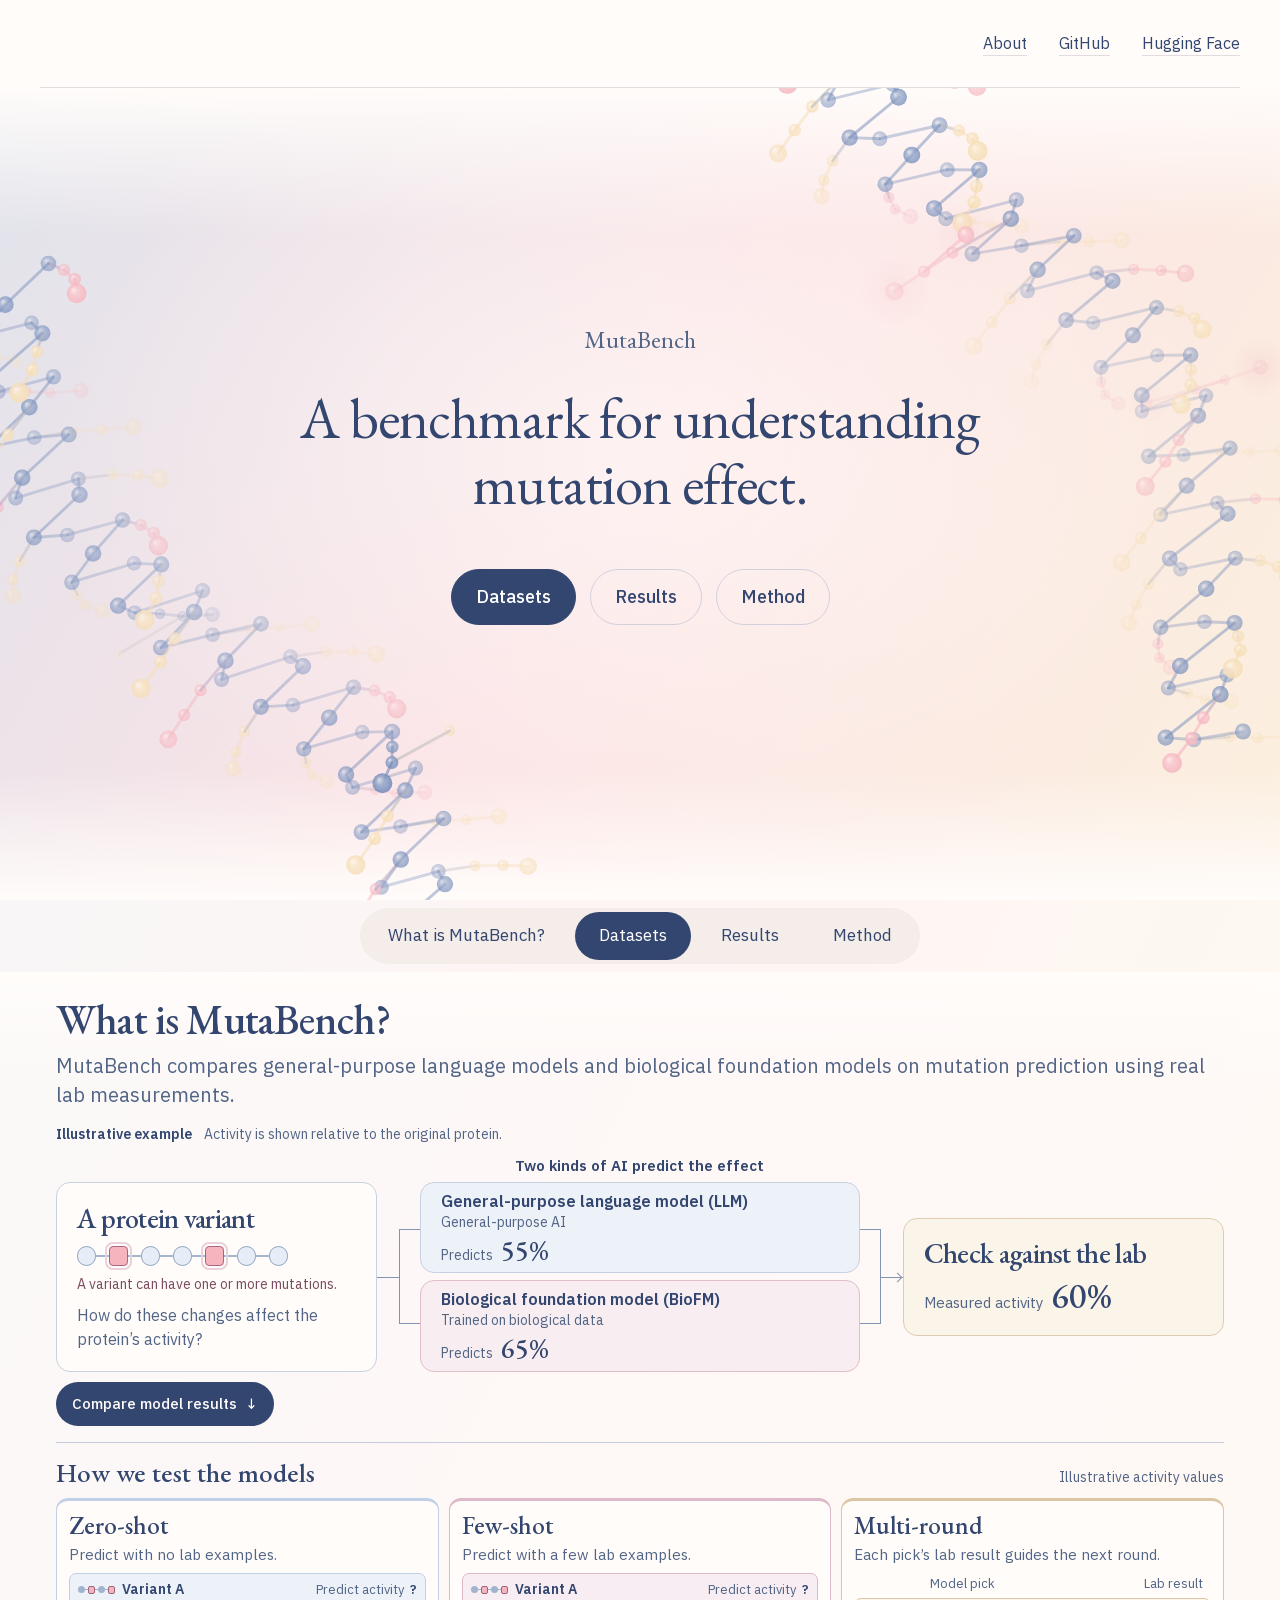
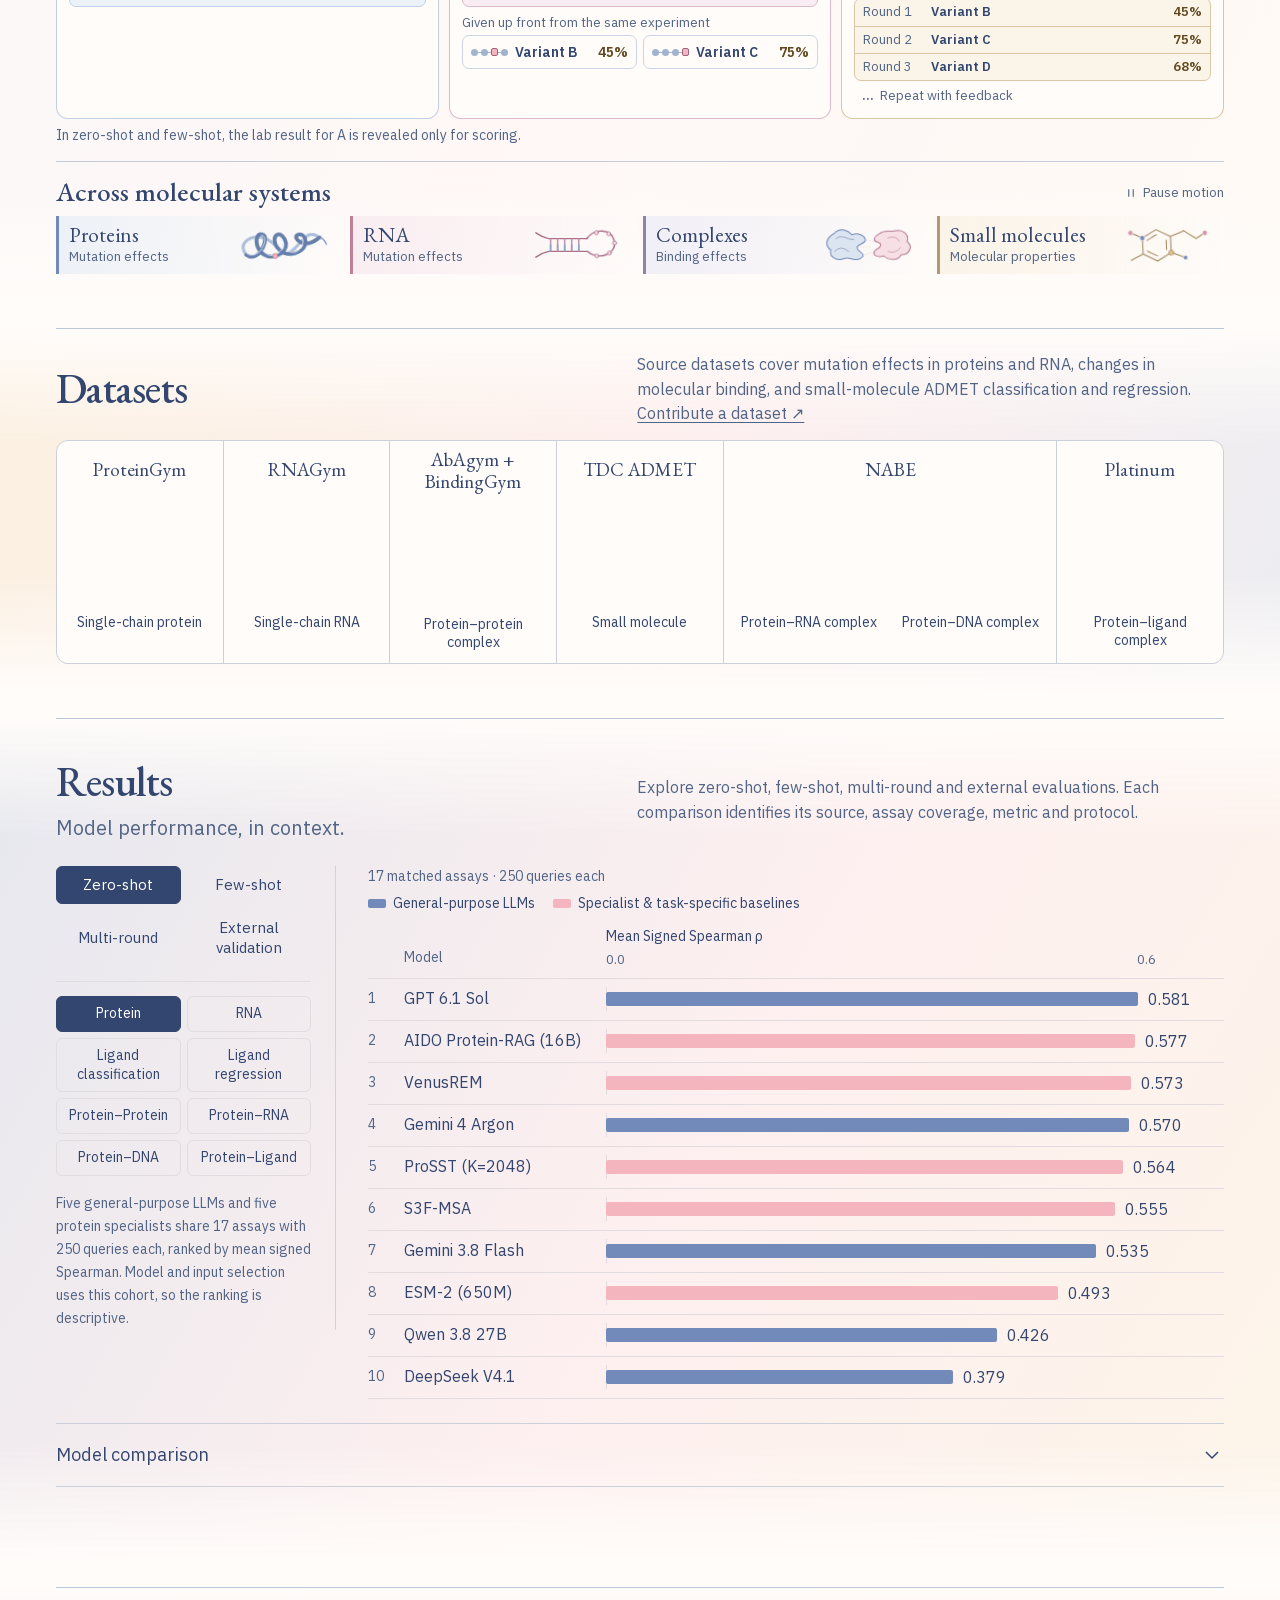
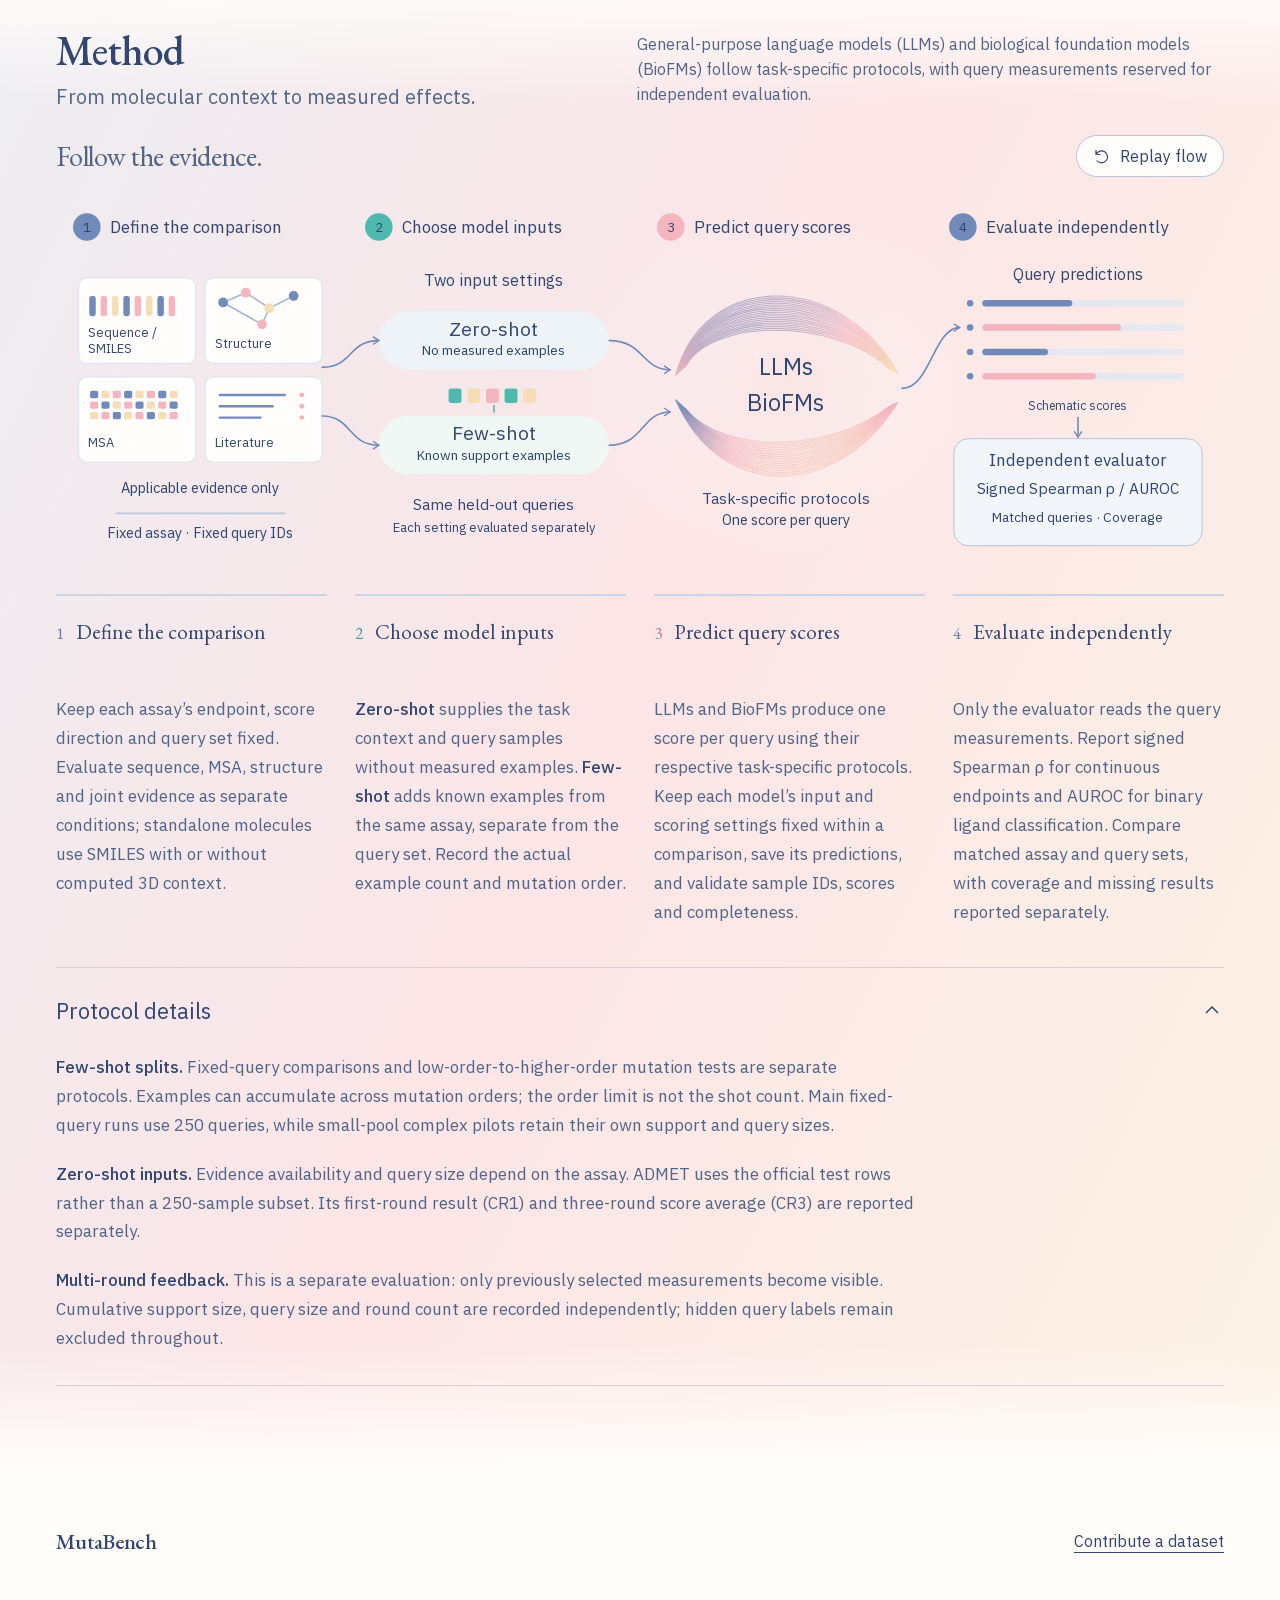
<file: datasets.html>
<!doctype html>
<html lang="en">
<head>
  <meta charset="UTF-8" />
  <meta name="viewport" content="width=device-width, initial-scale=1.0" />
  <meta http-equiv="refresh" content="0;url=index.html#datasets" />
  <link rel="canonical" href="index.html#datasets" />
  <title>MutaBench / Datasets</title>
  <link rel="stylesheet" href="fonts.css" />
  <style>body { font-family: "IBM Plex Sans", sans-serif; }</style>
</head>
<body><p>This section is now on the MutaBench homepage. <a href="index.html#datasets">Continue to Datasets</a>.</p></body>
</html>
</file>
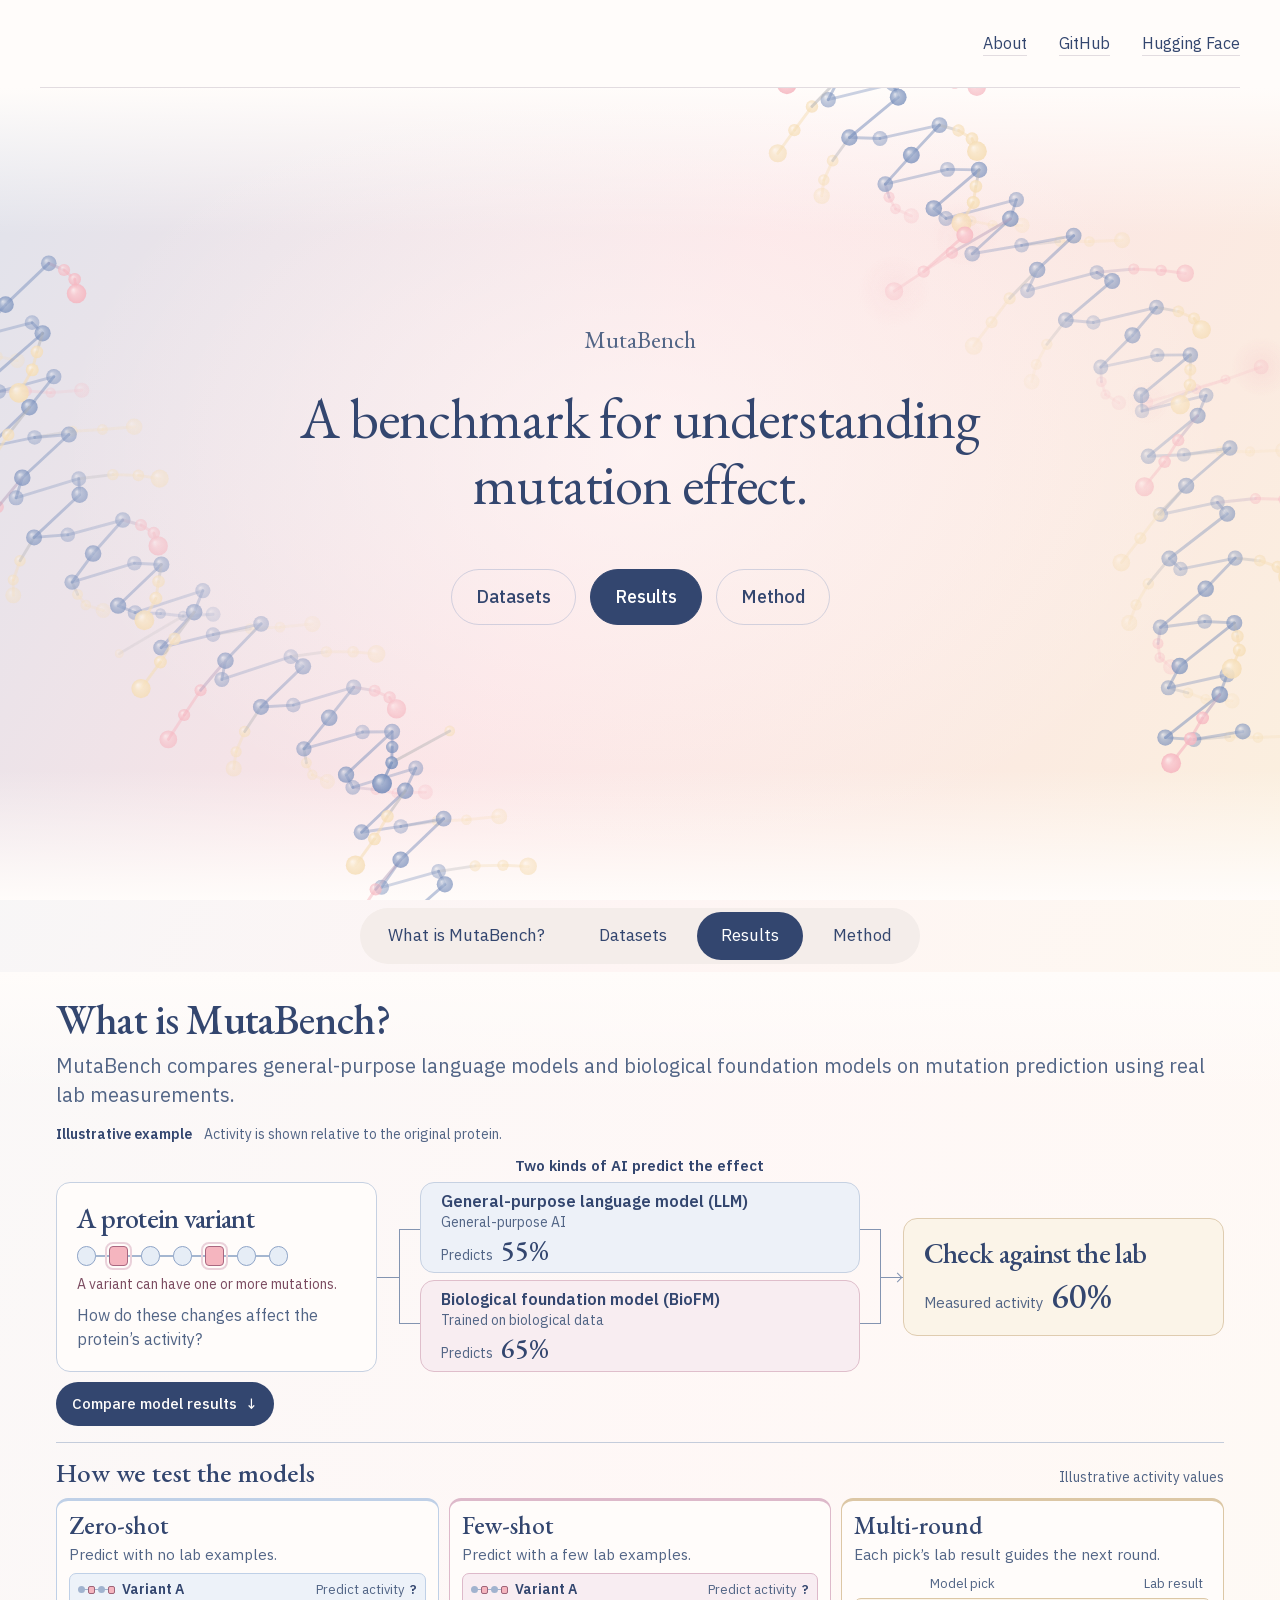
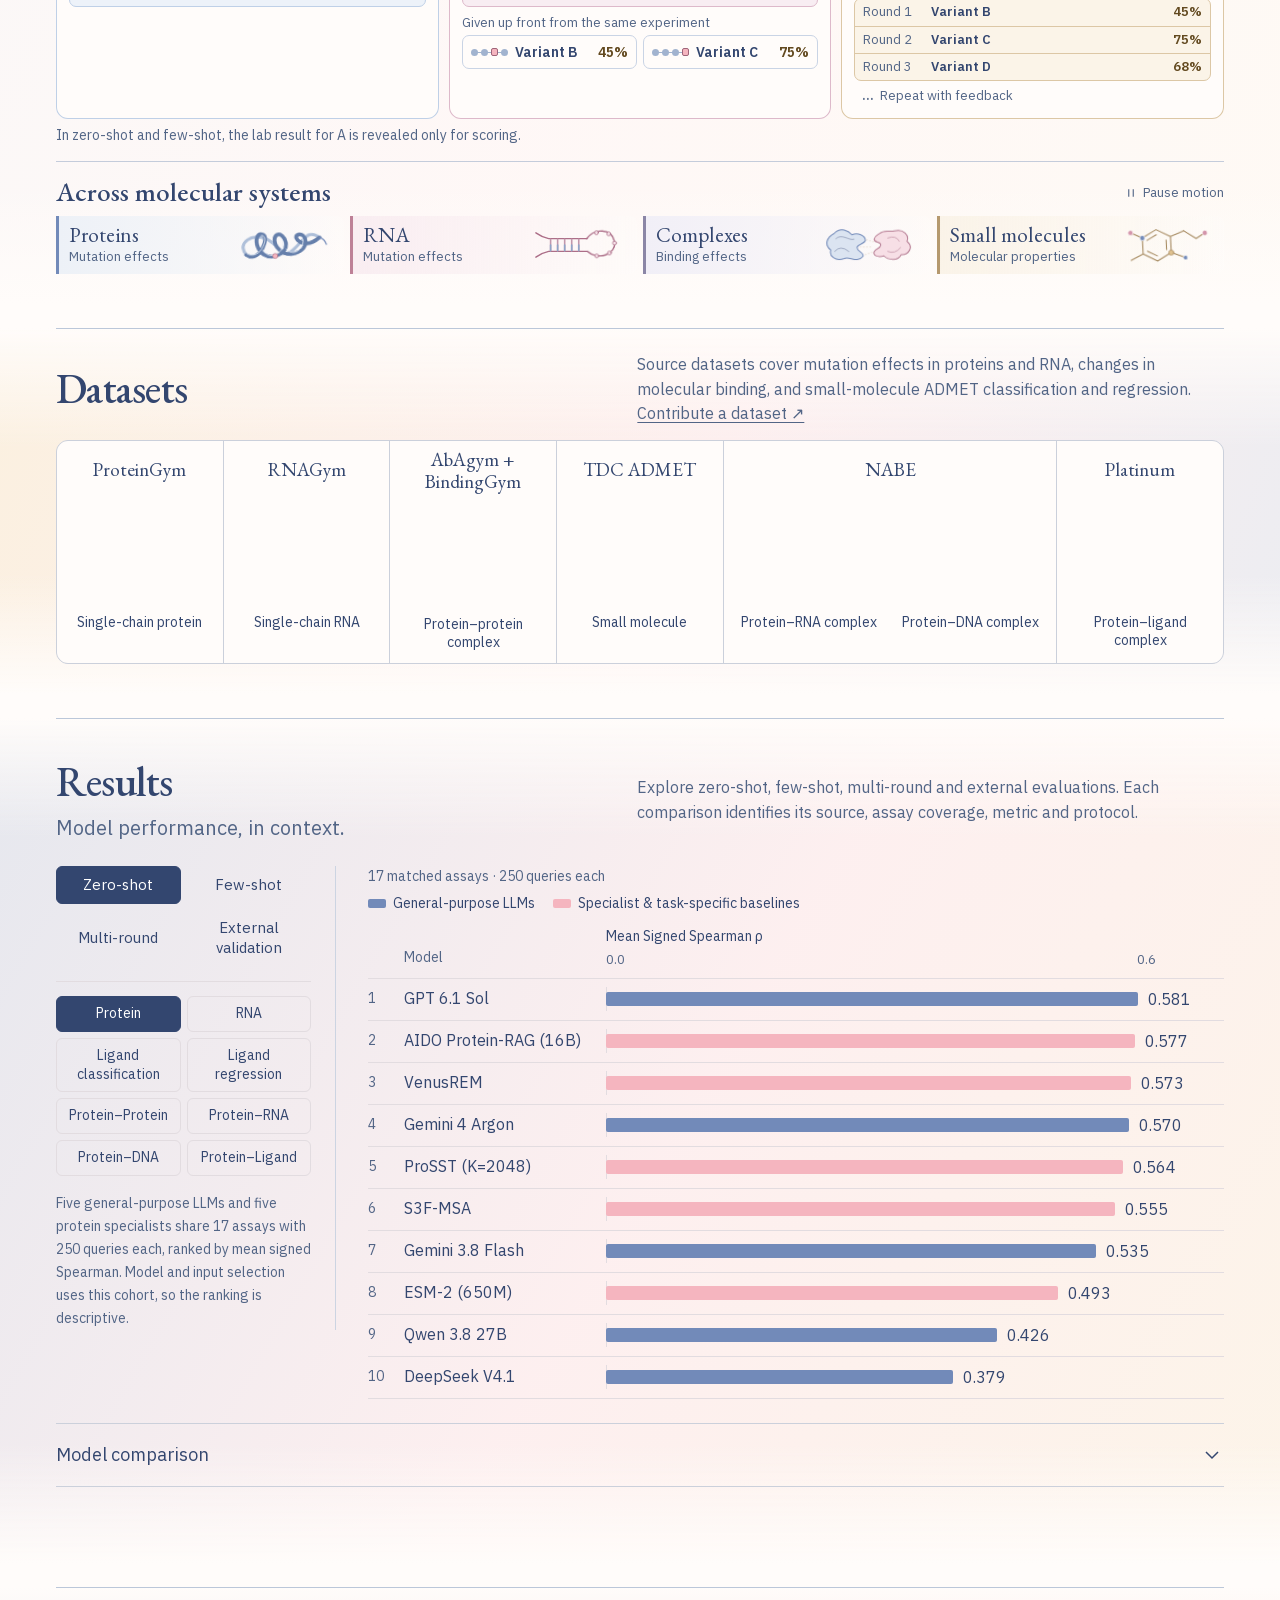
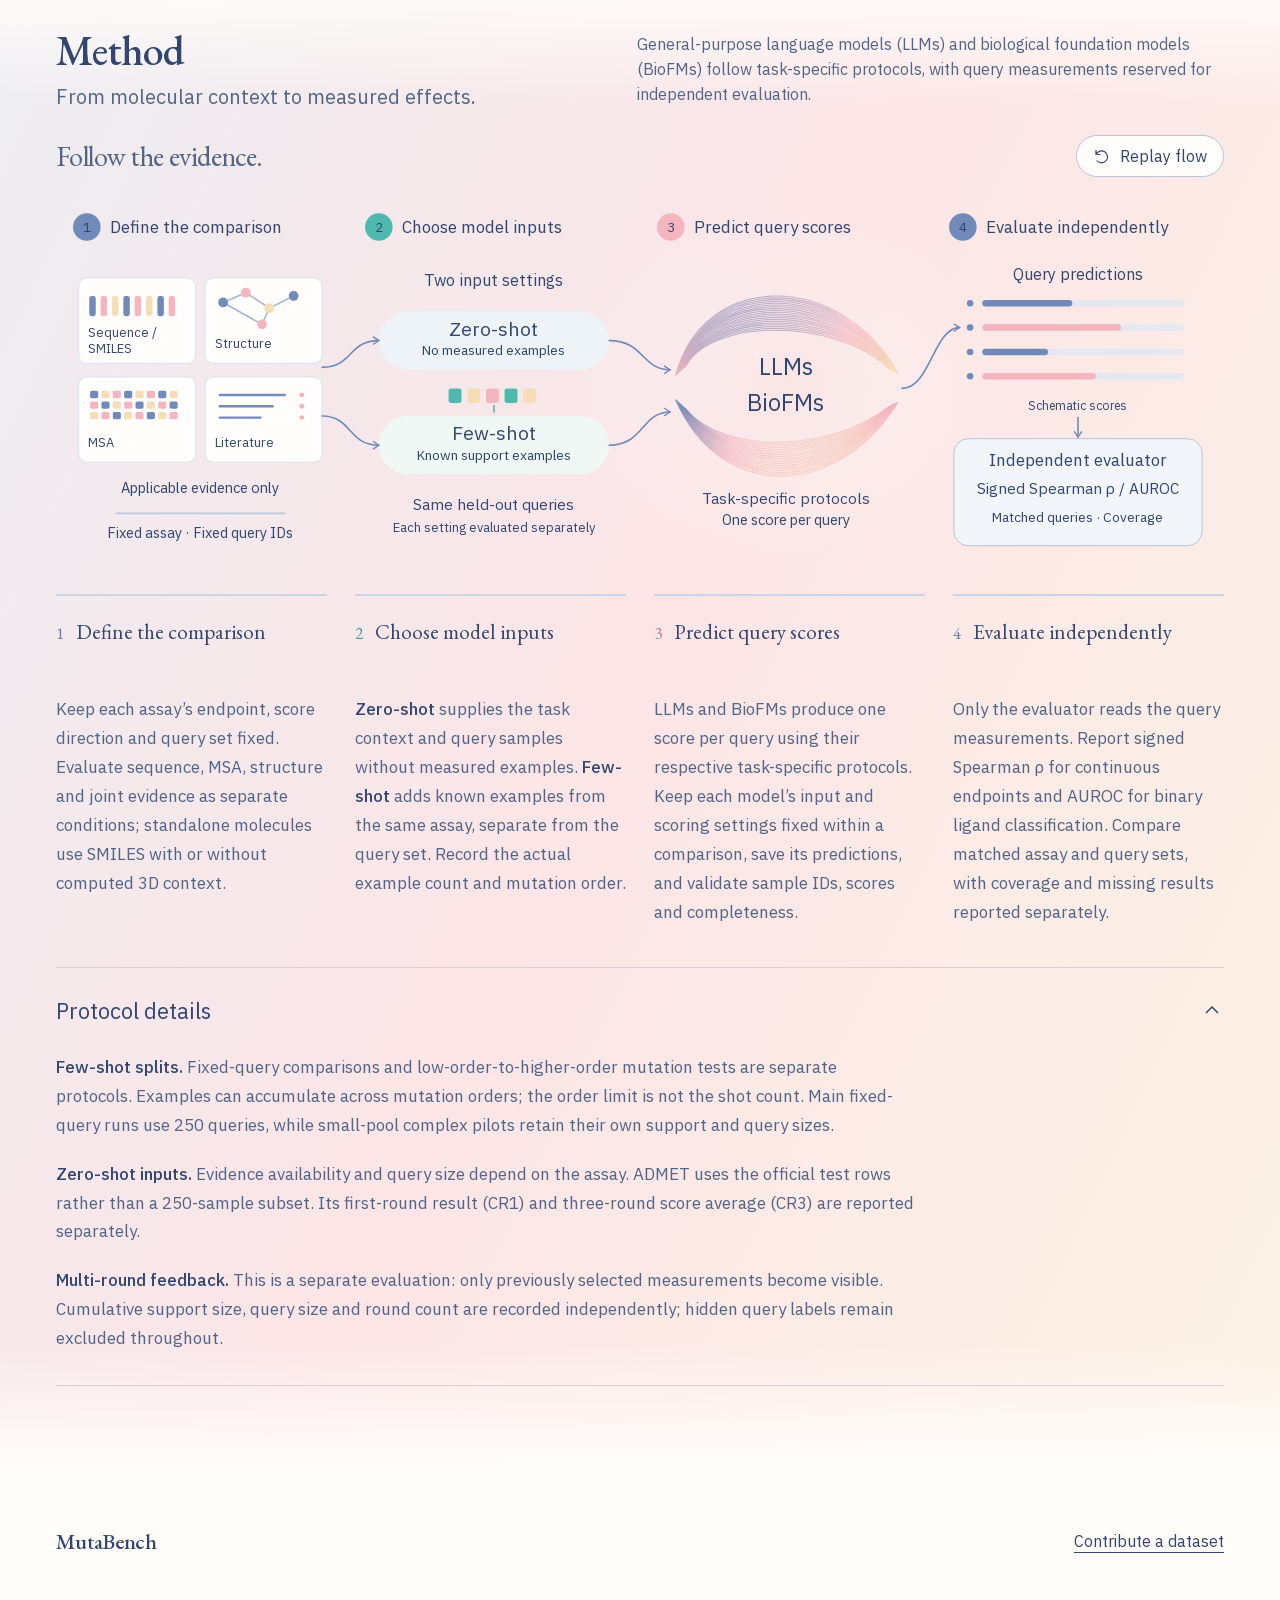
<file: leaderboard.html>
<!doctype html>
<html lang="en">
<head>
  <meta charset="UTF-8" />
  <meta name="viewport" content="width=device-width, initial-scale=1.0" />
  <meta http-equiv="refresh" content="0;url=index.html#results" />
  <link rel="canonical" href="index.html#results" />
  <title>MutaBench / Results</title>
  <link rel="stylesheet" href="fonts.css" />
  <style>body { font-family: "IBM Plex Sans", sans-serif; }</style>
</head>
<body><p>This section is now on the MutaBench homepage. <a href="index.html#results">Continue to Results</a>.</p></body>
</html>
</file>
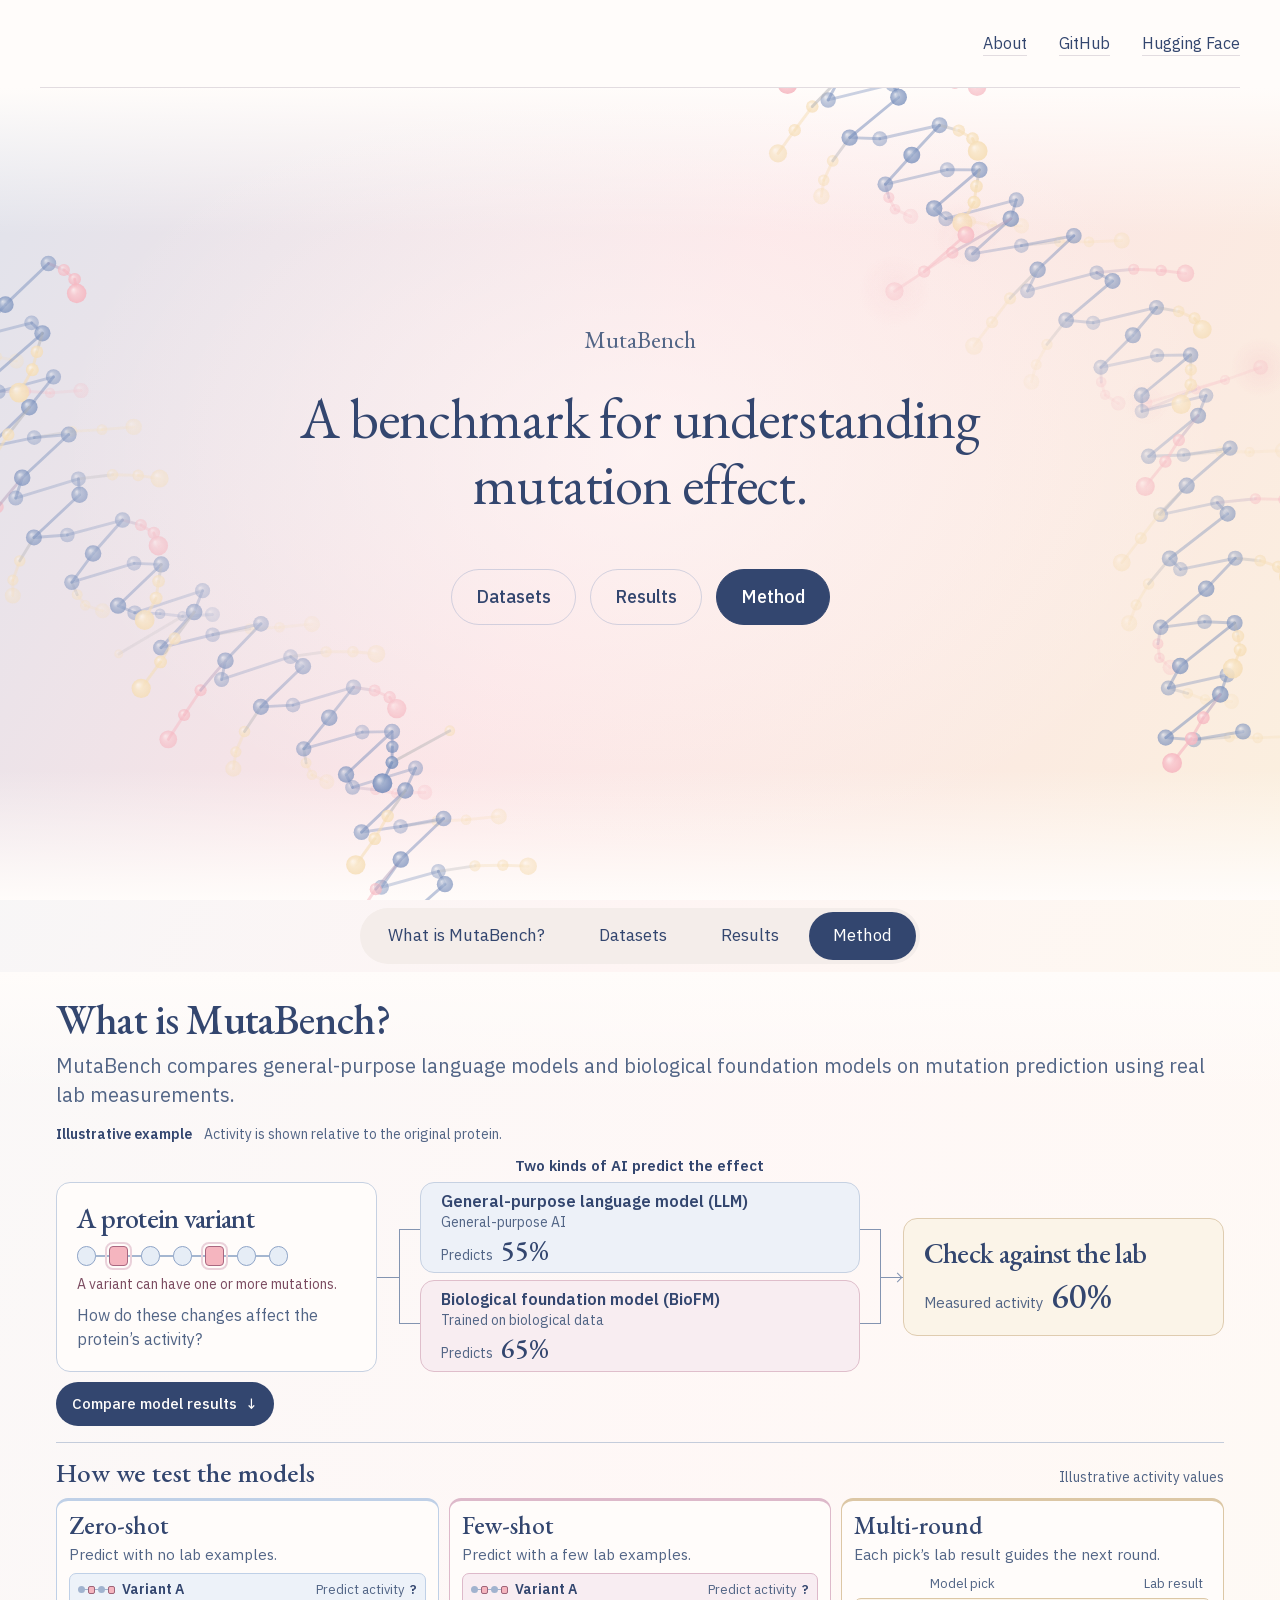
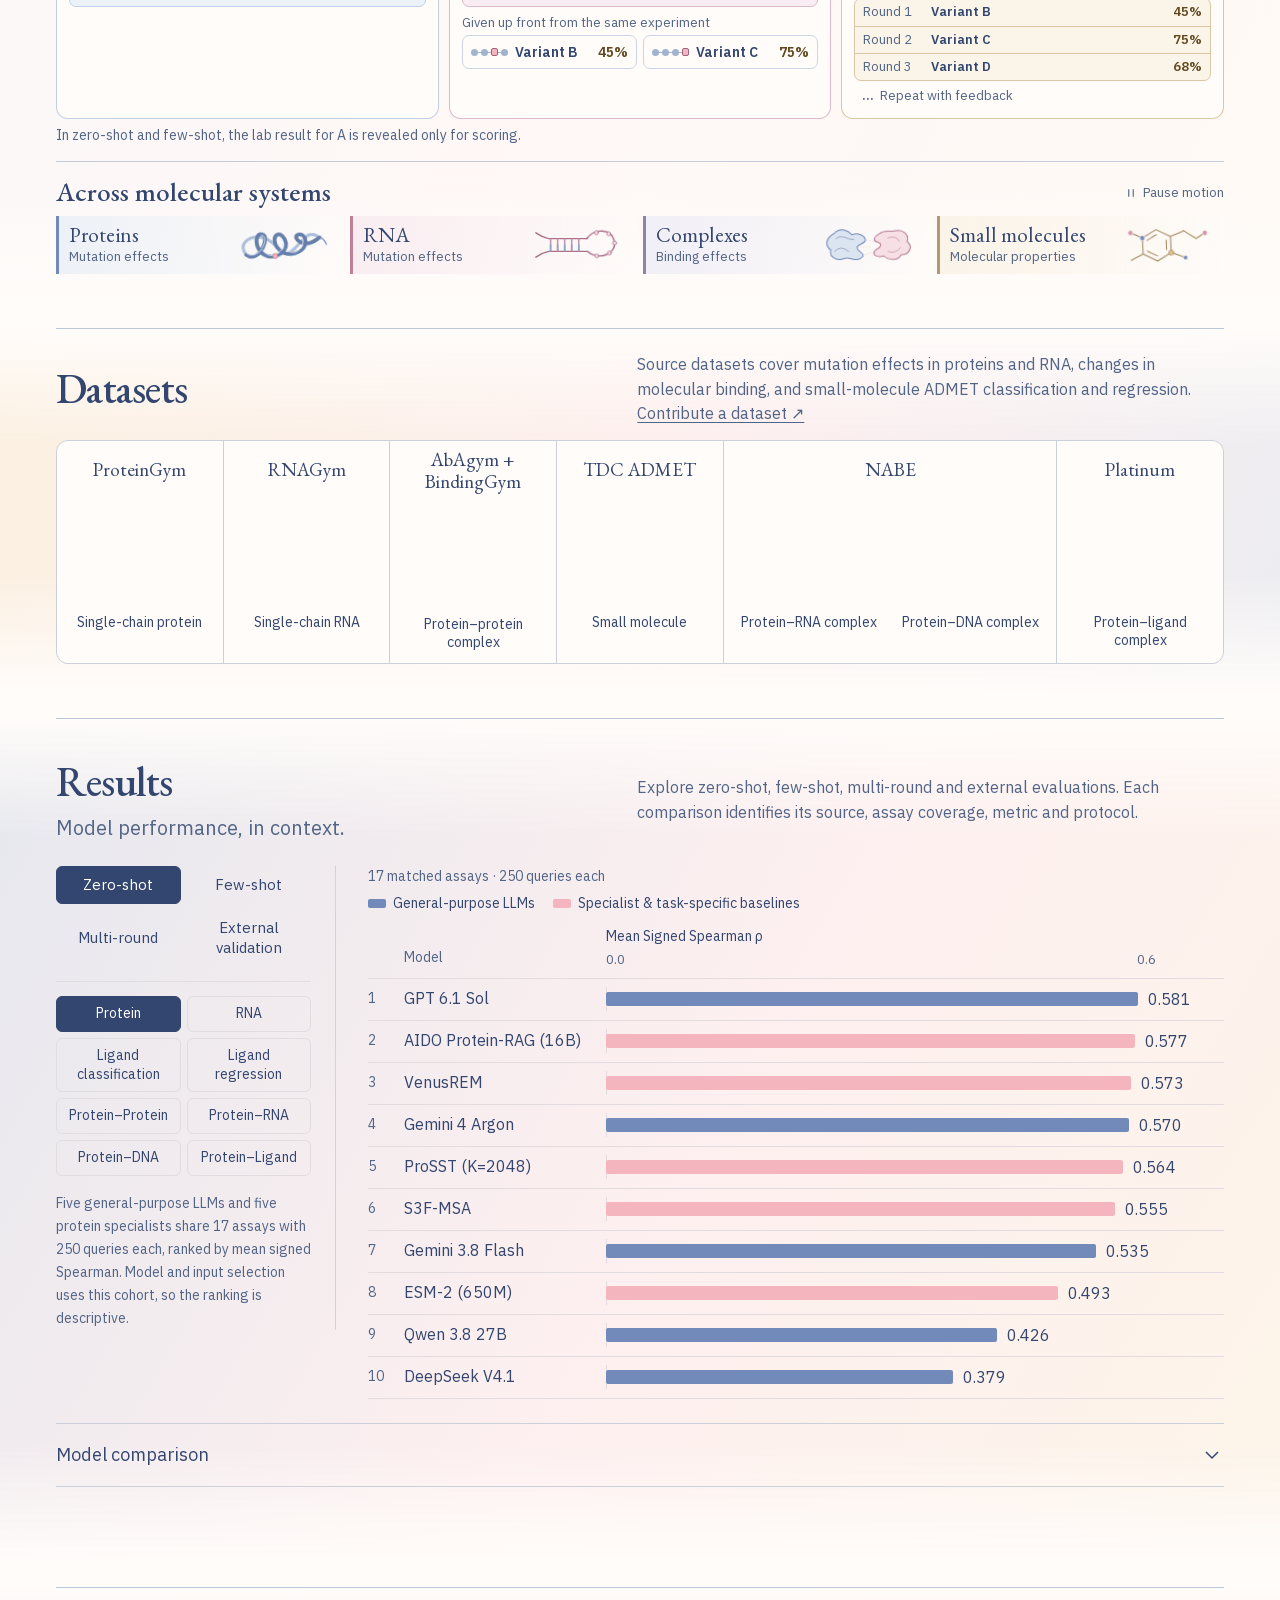
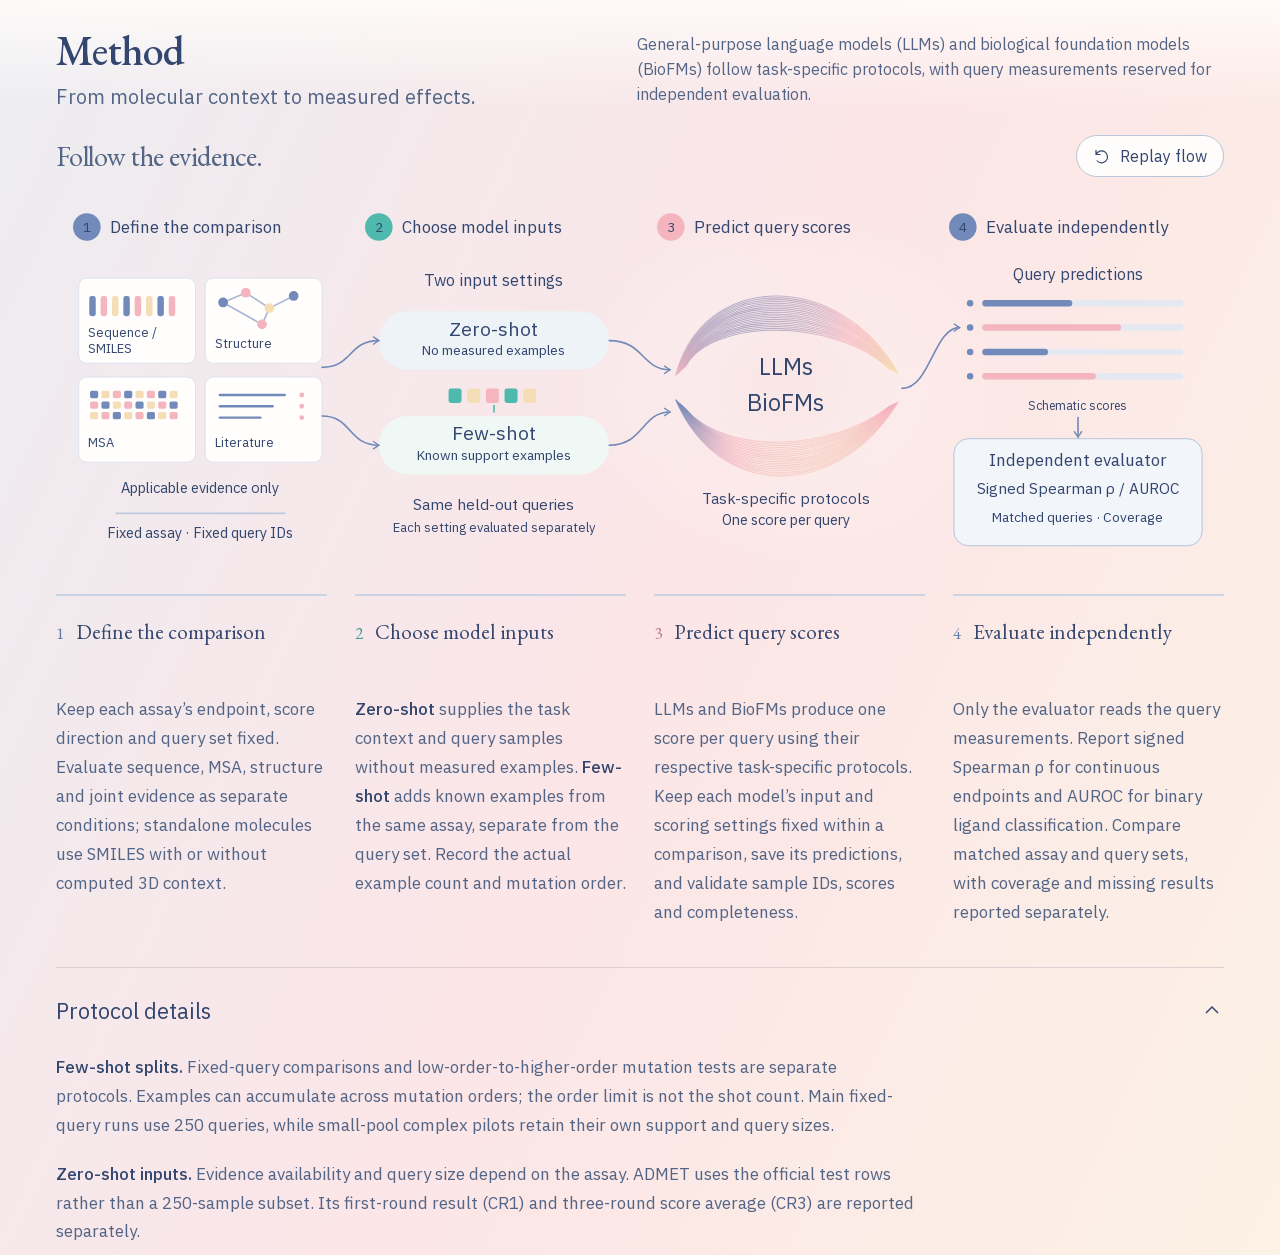
<file: methods.html>
<!doctype html>
<html lang="en">
<head>
  <meta charset="UTF-8" />
  <meta name="viewport" content="width=device-width, initial-scale=1.0" />
  <meta http-equiv="refresh" content="0;url=index.html#method" />
  <link rel="canonical" href="index.html#method" />
  <title>MutaBench / Method</title>
  <link rel="stylesheet" href="fonts.css" />
  <style>body { font-family: "IBM Plex Sans", sans-serif; }</style>
</head>
<body><p>This section is now on the MutaBench homepage. <a href="index.html#method">Continue to Method</a>.</p></body>
</html>
</file>
<file: fonts.css>
/* Local fonts, matching DeepRSI heading and reading roles. */
@font-face{font-family:EB Garamond;font-style:normal;font-weight:400 500;font-display:swap;src:url(assets/fonts/EBGaramond-latin.woff2)format("woff2");unicode-range:U+??,U+131,U+152-153,U+2BB-2BC,U+2C6,U+2DA,U+2DC,U+304,U+308,U+329,U+2000-206F,U+20AC,U+2122,U+2191,U+2193,U+2212,U+2215,U+FEFF,U+FFFD}
@font-face{font-family:EB Garamond;font-style:normal;font-weight:400 500;font-display:swap;src:url(assets/fonts/EBGaramond-latin-ext.woff2)format("woff2");unicode-range:U+100-2BA,U+2BD-2C5,U+2C7-2CC,U+2CE-2D7,U+2DD-2FF,U+304,U+308,U+329,U+1D00-1DBF,U+1E00-1E9F,U+1EF2-1EFF,U+2020,U+20A0-20AB,U+20AD-20C4,U+2113,U+2C60-2C7F,U+A720-A7FF}
@font-face{font-family:EB Garamond;font-style:normal;font-weight:400 500;font-display:swap;src:url(assets/fonts/EBGaramond-greek.woff2)format("woff2");unicode-range:U+370-377,U+37A-37F,U+384-38A,U+38C,U+38E-3A1,U+3A3-3FF}
@font-face{font-family:IBM Plex Sans;font-style:normal;font-weight:400 600;font-display:swap;src:url(assets/fonts/IBMPlexSans-latin.woff2)format("woff2");unicode-range:U+??,U+131,U+152-153,U+2BB-2BC,U+2C6,U+2DA,U+2DC,U+304,U+308,U+329,U+2000-206F,U+20AC,U+2122,U+2191,U+2193,U+2212,U+2215,U+FEFF,U+FFFD}
@font-face{font-family:IBM Plex Sans;font-style:normal;font-weight:400 600;font-display:swap;src:url(assets/fonts/IBMPlexSans-latin-ext.woff2)format("woff2");unicode-range:U+100-2BA,U+2BD-2C5,U+2C7-2CC,U+2CE-2D7,U+2DD-2FF,U+304,U+308,U+329,U+1D00-1DBF,U+1E00-1E9F,U+1EF2-1EFF,U+2020,U+20A0-20AB,U+20AD-20C4,U+2113,U+2C60-2C7F,U+A720-A7FF}
@font-face{font-family:IBM Plex Sans;font-style:normal;font-weight:400 600;font-display:swap;src:url(assets/fonts/IBMPlexSans-greek.woff2)format("woff2");unicode-range:U+370-377,U+37A-37F,U+384-38A,U+38C,U+38E-3A1,U+3A3-3FF}
</file>
<file: site.css>
/* Single-page companion: inherited palette, spacious reading sections. */
:root {
  --ink: #33466f;
  --muted: #526586;
  --bg: #fffcfa;
  --panel: #fff;
  --line: #e2dce0;
  --primary: #728AB9;
  --selection-bg: var(--ink);
  --selection-text: #fff;
  --selection-hover: #728ab91a;
  --pink: #F5B5BF;
  --yellow: #F5DDB5;
  /* Cream remains dominant; these washes use only the three approved hues. */
  --wash-balanced: linear-gradient(115deg, #728ab926 0%, #f5b5bf40 48%, #f5ddb552 100%);
  --wash-gold: linear-gradient(110deg, #f5ddb561 0%, #f5b5bf33 55%, #728ab922 100%);
  --wash-blue: linear-gradient(120deg, #728ab92e 0%, #f5b5bf2e 52%, #f5ddb540 100%);
  --wash-rose: linear-gradient(115deg, #728ab922 0%, #f5b5bf52 48%, #f5ddb54d 100%);
  --serif: 'EB Garamond', Georgia, serif;
  --sans: 'IBM Plex Sans', -apple-system, BlinkMacSystemFont, 'Segoe UI', sans-serif;
}
* { box-sizing: border-box; }
html { scroll-behavior: smooth; scroll-padding-top: 104px; }
body { margin: 0; background: var(--bg); color: var(--ink); font: 400 18px/1.7 var(--sans); }
button, input { font: inherit; }
a { color: inherit; text-underline-offset: 5px; }
a:focus-visible, button:focus-visible, summary:focus-visible, [tabindex="0"]:focus-visible { outline: 2px solid var(--ink); outline-offset: 5px; }
h1, h2, h3, h4, p, figure { margin: 0; }
h1, h2, h3, h4 { font-family: var(--serif); font-weight: 400; }
.part-subtitle, .brand, .home-project-name { font-family: var(--serif); }
p { color: var(--muted); }
svg { display: block; }
.page-width { width: min(1280px, calc(100% - 112px)); margin-inline: auto; }
.site-header { display: flex; align-items: center; justify-content: space-between; margin-inline: auto; border-bottom: 1px solid var(--line); }
.brand { display: flex; align-items: center; gap: 10px; text-decoration: none; }
.brand-mark { width: 25px; height: 25px; display: flex; align-items: center; gap: 3px; padding: 4px; border: 1px solid var(--primary); border-radius: 8px; transform: rotate(-20deg); }
.brand-mark i { display: block; width: 4px; background: var(--primary); border-radius: 2px; }
.brand-mark i:nth-child(1) { height: 9px; }
.brand-mark i:nth-child(2) { height: 15px; }
.brand-mark i:nth-child(3) { height: 7px; }
.section-navigation { position: sticky; top: 0; z-index: 5; padding: 16px 24px; background: linear-gradient(115deg, #728ab90d, #f5b5bf1a 48%, #f5ddb522), var(--bg); }
.section-navigation-inner { display: flex; gap: 6px; align-items: center; width: max-content; max-width: 100%; padding: 6px; margin: 0 auto; border-radius: 999px; background: #f4edea; }
.section-navigation a { display: inline-flex; align-items: center; justify-content: center; min-height: 48px; padding: 10px 24px; border-radius: 999px; font-size: 17px; line-height: 1.4; text-decoration: none; white-space: nowrap; }
/* One visual contract for section navigation and model selection. */
.selection-control { background: transparent; color: var(--ink); }
.selection-control:not([aria-current="location"]):not([aria-selected="true"]):not([aria-pressed="true"]):hover { background: var(--selection-hover); }
.selection-control[aria-current="location"],
.selection-control[aria-selected="true"],
.selection-control[aria-pressed="true"] {
  background: var(--selection-bg);
  border-color: var(--selection-bg);
  color: var(--selection-text);
}
.nav-label-short { display: none; }
.page-part {
  padding-block: 80px;
  scroll-margin-top: 0;
  /* Fade back to cream at section boundaries so the page reads as one surface. */
  background:
    linear-gradient(180deg, var(--bg), transparent 120px, transparent calc(100% - 120px), var(--bg)),
    var(--section-wash, var(--wash-balanced));
}
.intro-part { padding-top: 104px; padding-bottom: 148px; }
.part-heading { margin-bottom: 36px; }
.part-heading h2, .part-subtitle { font-size: clamp(32px, 3vw, 44px); line-height: 1.22; letter-spacing: -.03em; font-weight: 400; text-wrap: balance; }
.part-subtitle { margin-top: 8px; }
.part-description { max-width: 760px; margin-top: 18px; font-size: 19px; line-height: 1.75; }
.intro-columns { display: grid; grid-template-columns: repeat(3, minmax(0, 1fr)); gap: 56px; }
.intro-icon { display: grid; place-items: center; width: 88px; height: 88px; margin-bottom: 32px; border-radius: 16px; }
.intro-icon svg { width: 48px; height: 48px; fill: none; stroke: var(--ink); stroke-width: 1.7; stroke-linecap: round; stroke-linejoin: round; }
.intro-icon circle { fill: var(--bg); }
.intro-icon .changed-node { fill: var(--pink); }
.intro-icon-rose { background: #f5b5bf55; }
.intro-icon-gold { background: #f5ddb56b; }
.intro-icon-blue { background: #728ab926; }
.intro-columns h3 { margin-bottom: 16px; font-size: 23px; line-height: 1.4; letter-spacing: -.02em; }
.intro-columns p { font-size: 18px; line-height: 1.75; }
.datasets-part { --section-wash: var(--wash-gold); }
.results-part { --section-wash: var(--wash-blue); }
.dataset-grid { display: grid; grid-template-columns: repeat(2, minmax(0, 1fr)); gap: 48px 72px; }
.dataset-card { padding-top: 28px; border-top: 1px solid #d8cfbf; min-width: 0; }
.dataset-card-head { display: flex; align-items: start; justify-content: space-between; gap: 24px; margin-bottom: 20px; }
.dataset-kicker { font-size: 16px; color: var(--muted); }
.dataset-card h3 { margin-top: 8px; font-size: 25px; line-height: 1.35; letter-spacing: -.02em; }
.dataset-count { display: flex; flex-direction: column; align-items: flex-end; flex-shrink: 0; line-height: 1.3; }
.dataset-count strong { font-size: 32px; font-weight: 400; font-variant-numeric: tabular-nums; }
.dataset-count span { font-size: 16px; color: var(--muted); }
.dataset-card p { font-size: 18px; line-height: 1.7; }
.dataset-meta { display: flex; flex-wrap: wrap; gap: 6px 14px; margin-top: 20px; font-size: 16px; color: var(--muted); }
.dataset-meta b { font-weight: 500; color: var(--ink); }
.dataset-card-admet { grid-column: 1 / -1; }
.dataset-card-admet p { max-width: 900px; }
.result-block + .result-block { margin-top: 32px; }
.result-block h3, .task-list > h3 { margin-bottom: 32px; font-size: 30px; line-height: 1.3; letter-spacing: -.025em; }
.figure-scroll { overflow-x: auto; background: #fff; scrollbar-color: var(--primary) #f4edea; }
.figure-scroll img { display: block; width: 100%; min-width: 1060px; height: auto; max-width: none; }
.board-tabs { display: flex; flex-wrap: wrap; gap: 12px; margin-bottom: 28px; }
.board-tabs button { cursor: pointer; padding: 12px 20px; border: 1px solid #c3ccdc; border-radius: 999px; font-size: 17px; line-height: 1.4; min-height: 48px; }
.table-scroll { overflow-x: auto; scrollbar-color: var(--primary) #f4edea; }
table { width: 100%; min-width: 760px; border-collapse: collapse; text-align: left; font-size: 18px; font-variant-numeric: tabular-nums; }
th { font-weight: 500; background: #728ab914; }
th, td { padding: 20px 24px; border-bottom: 1px solid var(--line); white-space: nowrap; }
td b { font-weight: 500; }
.rank { color: var(--muted); }
.score { font-weight: 500; }
.method-part { --section-wash: var(--wash-rose); }
.protocol-columns { display: grid; grid-template-columns: repeat(2, minmax(0, 1fr)); gap: 72px; margin-bottom: 88px; }
.protocol-columns h3 { font-size: 25px; line-height: 1.4; margin-bottom: 24px; }
.protocol-columns p + p { margin-top: 20px; }
.task-row { border-top: 1px solid #dfcfd2; }
.task-row:last-child { border-bottom: 1px solid #dfcfd2; }
.task-row summary { display: flex; align-items: center; gap: 28px; padding: 28px 4px; list-style: none; cursor: pointer; }
.task-row summary::-webkit-details-marker { display: none; }
.task-row summary:hover .task-summary strong { text-decoration: underline; text-decoration-thickness: 1px; text-underline-offset: 6px; }
.task-icon { width: 52px; flex: 0 0 52px; color: #5f77a7; }
.task-icon svg { width: 100%; height: 52px; }
.task-summary { flex: 1; min-width: 0; }
.task-summary strong { display: block; font-size: 23px; font-weight: 400; margin-bottom: 6px; line-height: 1.4; }
.task-summary > span { display: block; color: var(--muted); font-size: 17px; line-height: 1.7; }
.disclosure-icon { width: 24px; height: 24px; flex: 0 0 24px; stroke: currentColor; stroke-width: 1.5; fill: none; transition: transform .2s ease; }
.task-row[open] .disclosure-icon { transform: rotate(180deg); }
.task-expanded { padding: 0 56px 36px 84px; }
.task-specs { display: grid; grid-template-columns: repeat(2, minmax(0, 1fr)); gap: 24px 40px; padding-block: 20px 32px; }
.task-specs > div { display: flex; flex-direction: column; gap: 6px; }
.task-specs span { font-size: 16px; color: var(--muted); }
.task-specs strong { font-size: 18px; font-weight: 500; }
.task-expanded > p { max-width: 900px; font-size: 17px; }
.metric-definitions { display: grid; grid-template-columns: repeat(3, minmax(0, 1fr)); gap: 56px; margin-top: 88px; }
.metric-definitions h3 { font-size: 23px; margin-bottom: 16px; }
.metric-definitions p { font-size: 17px; }
.site-footer { min-height: 160px; display: flex; justify-content: space-between; align-items: center; gap: 32px; }
.site-footer > div { display: flex; flex-wrap: wrap; gap: 28px; font-size: 16px; }
.visually-hidden { position: absolute; width: 1px; height: 1px; overflow: hidden; clip-path: inset(50%); white-space: nowrap; }
@media (max-width: 1000px) {
  .page-width { width: calc(100% - 64px); }
  .intro-columns { gap: 32px; }
  .intro-columns h3 { font-size: 21px; }
  .dataset-grid { gap: 40px; }
  .dataset-card-head { gap: 16px; }
  .dataset-card h3 { font-size: 22px; }
  .protocol-columns { gap: 40px; }
  .metric-definitions { gap: 32px; }
}
@media (max-width: 700px) {
  html { scroll-padding-top: 90px; }
  .page-width { width: calc(100% - 40px); }
  .page-part { padding-block: 80px; }
  .part-heading { margin-bottom: 48px; }
  .part-heading h2, .part-subtitle { font-size: 32px; }
  .part-description { font-size: 18px; }
  .section-navigation { padding: 12px 12px; }
  .section-navigation-inner { width: 100%; gap: 2px; padding: 4px; }
  .section-navigation a { flex: 1; padding: 10px 4px; font-size: 16px; min-height: 44px; }
  .nav-label-wide { display: none; }
  .nav-label-short { display: inline; }
  .intro-columns, .dataset-grid, .protocol-columns, .metric-definitions { grid-template-columns: 1fr; gap: 44px; }
  .intro-columns article { max-width: 540px; }
  .intro-icon { width: 76px; height: 76px; margin-bottom: 24px; }
  .intro-columns h3 { font-size: 23px; }
  .dataset-card h3 { font-size: 24px; }
  .result-block h3, .task-list > h3 { font-size: 27px; }
  .result-block + .result-block { margin-top: 64px; }
  .protocol-columns { margin-bottom: 64px; }
  .task-row summary { gap: 16px; padding-block: 24px; }
  .task-icon { width: 40px; flex-basis: 40px; }
  .task-icon svg { height: 40px; }
  .task-summary strong { font-size: 21px; }
  .task-expanded { padding: 0 8px 28px; }
  .task-specs { gap: 20px; }
  .metric-definitions { margin-top: 64px; }
  .site-footer { padding-block: 40px; flex-direction: column; align-items: flex-start; gap: 24px; }
}
@media (max-width: 420px) {
  .task-specs { grid-template-columns: 1fr; }
  .board-tabs button { font-size: 16px; padding-inline: 16px; }
}
@media (prefers-reduced-motion: reduce) {
  html { scroll-behavior: auto; }
  .disclosure-icon { transition: none; }
}

/* Matched-cohort leaderboard: source context above, legible rows below. */
.leaderboard-context { margin-bottom: 28px; }
.leaderboard-context > p { max-width: 78ch; font-size: 18px; line-height: 1.7; }
.model-comparison table { min-width: 960px; }
.model-comparison th, .model-comparison td { padding: 20px; }
.model-comparison .model-cell { white-space: normal; min-width: 220px; }
.model-comparison .model-type { white-space: normal; min-width: 180px; }
.model-comparison .input-arm { white-space: normal; min-width: 230px; max-width: 310px; }
/* Keep detailed comparisons available without interrupting the result overview. */
.model-comparison { border-block: 1px solid #cbd0db; }
.model-comparison > summary { display: flex; align-items: center; justify-content: space-between; gap: 24px; padding: 24px 0; list-style: none; cursor: pointer; font-size: 22px; }
.model-comparison > summary::-webkit-details-marker { display: none; }
.model-comparison > summary h3 { margin: 0; font: inherit; letter-spacing: normal; }
.model-comparison > summary:hover h3 { text-decoration: underline; text-decoration-thickness: 1px; text-underline-offset: 6px; }
.model-comparison[open] > summary .disclosure-icon { transform: rotate(180deg); }
.model-comparison .table-scroll { margin-bottom: 28px; }

/* A quiet, viewport-level return control, outside the reading column. */
.back-to-top {
  position: fixed;
  right: max(20px, env(safe-area-inset-right));
  bottom: max(24px, env(safe-area-inset-bottom));
  z-index: 8;
  display: grid;
  place-items: center;
  width: 52px;
  height: 52px;
  border: 1px solid #9aaecb;
  border-radius: 50%;
  background: #fffcfa;
  color: var(--ink);
  box-shadow: 0 3px 14px #33466f12;
  text-decoration: none;
}
.back-to-top[hidden] { display: none; }
.back-to-top svg { width: 23px; height: 23px; fill: none; stroke: currentColor; stroke-width: 1.7; stroke-linecap: round; stroke-linejoin: round; }
.back-to-top:hover { background: #eef2f8; border-color: var(--ink); }
.back-to-top:active { background: #e1e8f3; }
.back-to-top:focus-visible { outline: 2px solid var(--ink); outline-offset: 4px; }
@media (max-width: 1392px) {
  .back-to-top { width: 44px; height: 44px; right: max(12px, env(safe-area-inset-right)); bottom: max(20px, env(safe-area-inset-bottom)); }
}
@media print {
  .back-to-top { display: none; }
}

/* Compact desktop reading rhythm, leaving more of each figure in view. */
@media (min-width: 701px) {
  html { scroll-padding-top: 84px; }
  .section-navigation { padding-block: 8px; }
  .section-navigation-inner { padding: 4px; }
  .results-part { padding-top: 28px; }
}

/* A shared section rhythm keeps the introduction, atlas, scores and method
   at the same typographic scale, while each figure retains its own layout. */
@media (min-width: 1100px) {
  :root {
    --section-top: 40px;
    --section-bottom: 76px;
    --section-heading-gap: 24px;
    --section-title-size: 20px;
    --section-name-size: 42px;
  }
  .home-page .page-part { padding-block: var(--section-top) var(--section-bottom); }
  .home-page .page-part .part-heading { display: grid; grid-template-columns: minmax(0, 1fr) minmax(0, 1.1fr); column-gap: 48px; align-items: center; margin-bottom: var(--section-heading-gap); }
  .home-page .page-part .part-heading h2 { font: 500 var(--section-name-size)/1.12 var(--serif); letter-spacing: -.025em; }
  .home-page .page-part .part-heading .part-subtitle { grid-column: 1; font: 400 var(--section-title-size)/1.45 var(--sans); letter-spacing: 0; margin-top: 8px; color: var(--muted); text-wrap: initial; }
  .home-page .page-part .part-heading .part-description { grid-column: 2; margin: 0; font-size: 16px; line-height: 1.55; max-width: 60ch; }
}
@media (min-width: 1100px) and (max-height: 760px) {
  :root { --section-top: 28px; --section-heading-gap: 18px; --section-name-size: 38px; }
}
@media (min-width: 1100px) and (max-height: 680px) {
  :root { --section-top: 16px; --section-heading-gap: 12px; --section-title-size: 19px; --section-name-size: 34px; }
  .home-page .page-part .part-heading .part-description { font-size: 15px; }
}

/* Section boundaries belong between chapters, outside the chart's reading area. */
.home-page .page-part + .page-part { position: relative; margin-top: 24px; }
.home-page .page-part + .page-part::before { content: ''; position: absolute; top: 0; left: 50%; transform: translateX(-50%); width: min(1280px, calc(100% - 112px)); border-top: 1px solid #bbc7d9; }
@media (max-width: 1099px) {
  .home-page .page-part .part-heading h2 { font: 500 38px/1.15 var(--serif); letter-spacing: -.025em; }
  .home-page .page-part .part-heading .part-subtitle { font: 400 22px/1.45 var(--sans); letter-spacing: 0; margin-top: 10px; color: var(--muted); text-wrap: initial; }
}
@media (max-width: 1000px) {
  .home-page .page-part + .page-part::before { width: calc(100% - 64px); }
}
@media (max-width: 700px) {
  .home-page .page-part + .page-part { margin-top: 12px; }
  .home-page .page-part + .page-part::before { width: calc(100% - 40px); }
  .home-page .page-part .part-heading h2 { font-size: 34px; }
  .home-page .page-part .part-heading .part-subtitle { font-size: 21px; }
}
</file>
<file: home.css>
/* Hero composition and ambient molecular motion for the single-page site. */
.home-page {
  --home-body-size: 1.0625rem;
  --home-control-size: 1.125rem;
  --home-copy: #526586;
}

.home-page .site-header {
  height: 88px;
  justify-content: flex-end;
  width: min(1320px, calc(100% - 80px));
}

.home-page .brand {
  font-size: 22px;
  font-weight: 500;
  letter-spacing: -.03em;
}

.home-page .brand-accent { color: var(--home-copy); }


.project-links { display: flex; flex-wrap: wrap; align-items: center; gap: clamp(16px, 3vw, 32px); }

.home-paper-link {
  display: inline-flex;
  align-items: center;
  min-height: 48px;
  font-size: 16px;
  color: var(--ink);
  text-decoration: underline;
  text-decoration-color: var(--line);
  text-underline-offset: 6px;
  transition: text-decoration-color .2s ease;
}

.home-paper-link:hover { text-decoration-color: var(--primary); }

.home-hero {
  position: relative;
  isolation: isolate;
  overflow: hidden;
  display: grid;
  place-items: center;
  min-height: calc(100svh - 88px);
  padding: 104px 32px 144px;
  text-align: center;
  background:
    radial-gradient(ellipse at 50% 45%, #fffcfa99, #fffcfa00 65%),
    linear-gradient(180deg, var(--bg), transparent 18%, transparent 84%, var(--bg)),
    linear-gradient(120deg, #728ab938 0%, #f5b5bf59 48%, #f5ddb566 100%);
}

.home-hero-content { position: relative; z-index: 1; width: min(100%, 1080px); }

.molecular-background {
  position: absolute;
  inset: 0;
  width: 100%;
  height: 100%;
  pointer-events: none;
  /* Quiet space around the title, without cropping the molecular structures. */
  mask-image: radial-gradient(ellipse 44% 34% at 50% 48%, transparent 34%, #0008 78%, #000 112%);
}

.home-project-name {
  margin: 0 0 28px;
  font-size: 24px;
  font-weight: 400;
  line-height: 1.4;
  color: var(--home-copy);
}

.home-hero h1 {
  margin: 0;
  font-size: clamp(40px, 4.45vw, 66px);
  font-weight: 400;
  line-height: 1.16;
  letter-spacing: -.015em;
  text-wrap: balance;
}

.home-section-links {
  display: flex;
  flex-wrap: wrap;
  justify-content: center;
  gap: 14px;
  margin-top: 52px;
}

.home-section-links a {
  display: inline-flex;
  align-items: center;
  justify-content: center;
  min-height: 56px;
  padding: 12px 24px;
  border: 1px solid #728ab94d;
  border-radius: 999px;
  font-size: var(--home-control-size);
  font-weight: 500;
  line-height: 1.4;
  text-decoration: none;
}


.home-page a:focus-visible {
  outline: 2px solid var(--ink);
  outline-offset: 5px;
}

.home-page ::selection { background: var(--pink); color: var(--ink); }

.home-skip {
  position: absolute;
  left: 24px;
  top: 12px;
  z-index: 10;
  padding: 12px 20px;
  transform: translateY(-180%);
}
.home-skip:focus { transform: none; }

@media (max-width: 850px) {
  .home-page .site-header { width: calc(100% - 48px); height: 80px; }
  .home-hero { min-height: calc(100svh - 80px); padding: 88px 24px 112px; }
  .home-title-break { display: none; }
  .home-hero h1 { max-width: 680px; margin-inline: auto; }
  .home-section-links { gap: 12px; max-width: 620px; margin-inline: auto; }
  .home-section-links a { padding-inline: 22px; }
}

@media (max-width: 510px) {
  .home-page .site-header { width: calc(100% - 40px); height: 76px; }
  .home-page .brand { font-size: 20px; }
  .home-paper-link { font-size: 15px; }
  .home-hero { min-height: calc(100svh - 76px); padding: 64px 20px 88px; }
  .home-project-name { font-size: 21px; margin-bottom: 24px; }
  .home-hero h1 { font-size: clamp(34px, 8.8vw, 42px); line-height: 1.2; }
  .home-section-links { max-width: 360px; gap: 12px; margin-top: 36px; }
  .home-section-links a { font-size: 17px; min-height: 52px; padding: 12px 20px; }
  .molecular-background { opacity: .9; mask-image: radial-gradient(ellipse 75% 31% at 50% 47%, transparent 40%, #0009 90%, #000 130%); }
}

@media (prefers-reduced-motion: reduce) {
  .home-page { scroll-behavior: auto; }
  html:has(.home-page) { scroll-behavior: auto; }
  .home-page a { transition: none; }
}

@media (max-width: 360px) {
  .home-paper-link { font-size: 14px; white-space: nowrap; }
}
</file>
<file: dataset-structures.css>
/* One cell per structure, with the NABE pair kept under a shared heading. */
.home-page .datasets-part { padding-block: 24px 30px; }
.home-page .datasets-part .part-heading { margin-bottom: 14px; }
.home-page .datasets-part .part-description { margin: 5px 0 0; font-size: 15px; line-height: 1.45; max-width: 70ch; }
.source-atlas {
  --scene-height: 122px;
  display: grid;
  grid-template-columns: repeat(7, minmax(0, 1fr));
  gap: 1px;
  border: 1px solid #cbd0db;
  border-radius: 12px;
  background: #cbd0db;
  overflow: hidden;
}
.source-panel { min-width: 0; padding: 8px 9px 12px; background: #fffcfa; }
.source-panel h3 {
  display: flex;
  align-items: center;
  justify-content: center;
  min-height: 42px;
  font-size: 19px;
  line-height: 1.15;
  text-align: center;
  text-wrap: balance;
}
.source-figure { min-width: 0; }
.source-scene { position: relative; height: var(--scene-height); perspective: 700px; }
.structure-float { position: absolute; inset: 4px 0; transform-origin: 50% 55%; }
.structure-float .wr-structure, .structure-float .structure-palette {
  position: absolute;
  inset: 0;
  width: 100%;
  height: 100%;
  object-fit: contain;
  user-select: none;
}
.structure-float .palette-ready { visibility: hidden; }
.source-figure figcaption { text-align: center; font-size: 14px; line-height: 1.3; color: var(--ink); text-wrap: balance; }
.source-panel-nabe { grid-column: span 2; }
.source-pair { display: grid; grid-template-columns: repeat(2, minmax(0, 1fr)); gap: 8px; }
.contribution-link { white-space: nowrap; text-decoration: underline; text-underline-offset: 0.18em; }

/* Only the art moves. Labels, source boundaries and the reading layout stay still. */
.source-atlas.motion-ready .structure-float { animation: structure-sway 6.5s ease-in-out infinite; animation-play-state: paused; }
.source-atlas[data-motion="playing"] .source-figure.in-view .structure-float { animation-play-state: running; }
.source-panel:nth-child(2) .structure-float { animation-delay: -2s; animation-duration: 7s; }
.source-panel:nth-child(3) .structure-float { animation-delay: -4s; animation-duration: 7.5s; }
.source-panel:nth-child(4) .structure-float { animation-delay: -1s; }
.source-panel:nth-child(5) .structure-float { animation-delay: -5s; animation-duration: 7s; }
.source-panel:nth-child(5) .source-figure:nth-child(2) .structure-float { animation-delay: -2s; }
.source-panel:nth-child(6) .structure-float { animation-delay: -3s; animation-duration: 7.5s; }
@keyframes structure-sway {
  0%, 100% { transform: translateY(4px) rotateX(-6deg) rotateY(-14deg) rotateZ(-4deg); }
  50% { transform: translateY(-4px) rotateX(6deg) rotateY(14deg) rotateZ(4deg); }
}

@media (max-width: 1179px) {
  .home-page .datasets-part { padding-block: 18px 22px; }
  .source-atlas { --scene-height: 100px; grid-template-columns: repeat(4, minmax(0, 1fr)); }
  .source-panel-platinum { grid-column: span 2; }
}
@media (max-width: 699px) {
  .home-page .datasets-part { padding-block: 14px 22px; }
  .home-page .datasets-part .part-heading { margin-bottom: 10px; }
  .source-atlas { --scene-height: 86px; grid-template-columns: repeat(2, minmax(0, 1fr)); }
  .source-panel { padding: 6px 7px 9px; }
  .source-panel h3 { min-height: 33px; font-size: 17px; }
  .source-figure figcaption { font-size: 13px; }
  .source-panel-platinum {
    display: grid;
    grid-template-columns: repeat(2, minmax(0, 1fr));
    align-items: center;
  }
  .source-panel-platinum .source-figure { display: grid; grid-template-columns: minmax(54px, .85fr) minmax(0, 1.15fr); align-items: center; }
  .source-panel-platinum .source-scene { height: 64px; }
}
@media (prefers-reduced-motion: reduce) {
  .source-atlas.motion-ready .structure-float { animation: none; }
}
</file>
<file: intro.css>
.intro-part {
  --section-wash: linear-gradient(115deg, #728ab909, #f5b5bf10 50%, #f5ddb514);
}
.home-page .intro-part { padding-block: 24px 30px; }
.home-page .page-part .intro-heading { display: block; margin-bottom: 14px; }
.home-page .page-part .intro-heading .part-subtitle {
  max-width: 104ch;
  font-size: clamp(16px, 2.25vw, 20px);
  line-height: 1.45;
}
.benchmark-diagram { margin: 0; }
.benchmark-diagram figcaption {
  display: flex;
  flex-wrap: wrap;
  gap: 4px 12px;
  margin-bottom: 8px;
  font-size: 14px;
  color: var(--muted);
}
.benchmark-diagram figcaption strong { color: var(--ink); font-weight: 600; }
.benchmark-flow {
  --connector: #8394b1;
  --connector-size: clamp(22px, 3.4vw, 52px);
  display: grid;
  grid-template-columns: minmax(0, .95fr) var(--connector-size) minmax(0, 1.3fr) var(--connector-size) minmax(0, .95fr);
  grid-template-rows: auto 1fr;
  row-gap: 6px;
}
.benchmark-card {
  min-width: 0;
  border: 1px solid #c6d1e2;
  border-radius: 14px;
  padding: clamp(12px, 1.55vw, 22px);
  background: #fffcfa;
}
.benchmark-card h3 {
  font: 500 clamp(22px, 2.2vw, 29px)/1.12 var(--serif);
  letter-spacing: -.025em;
  text-wrap: pretty;
}
.benchmark-question, .benchmark-lab {
  grid-row: 2;
  align-self: center;
}
.benchmark-question { grid-column: 1; }
.benchmark-lab {
  grid-column: 5;
  border-color: #dfccb0;
  background: #fbf4e8;
}
.benchmark-chain {
  position: relative;
  display: flex;
  align-items: center;
  gap: clamp(7px, 1vw, 13px);
  margin-top: 12px;
  width: max-content;
}
.benchmark-chain::before {
  content: "";
  position: absolute;
  inset: calc(50% - 1px) 0 auto;
  height: 2px;
  background: #a4b6d0;
}
.benchmark-chain span {
  position: relative;
  width: clamp(12px, 1.5vw, 21px);
  aspect-ratio: 1;
  border: 1px solid #8ea4c7;
  border-radius: 50%;
  background: #e6edf6;
}
.benchmark-chain .benchmark-chain-change {
  border-radius: 4px;
  border-color: #a96780;
  background: #f5b5bf;
  outline: 2px solid #ead1da;
  outline-offset: 2px;
}
.benchmark-chain-label { margin-top: 7px; font-size: 14px; color: #7b4b60; }
.benchmark-prompt { margin-top: 8px; font-size: 16px; line-height: 1.45; }
.benchmark-model-stage {
  grid-area: 1 / 3 / 3;
  display: grid;
  grid-template-rows: subgrid;
  min-width: 0;
}
.benchmark-model-stage > h3 { font: 600 15px/1.4 var(--sans); text-align: center; }
.benchmark-models { display: grid; grid-auto-rows: 1fr; gap: 7px; }
.benchmark-model { display: flex; flex-direction: column; gap: 1px; padding-block: 8px; }
.benchmark-llm { background: #edf1f8; }
.benchmark-biofm { border-color: #dfbecb; background: #f8edf1; }
.benchmark-model h4 { margin: 0; font: 600 16px/1.3 var(--sans); color: var(--ink); }
.benchmark-model h4 span { white-space: nowrap; }
.benchmark-model > p { font-size: 14px; line-height: 1.35; }
.benchmark-value {
  display: flex;
  align-items: baseline;
  flex-wrap: wrap;
  gap: 0 8px;
  color: var(--muted);
  font-size: 15px;
}
.benchmark-model .benchmark-value { margin-top: auto; padding-top: 3px; }
.benchmark-value strong { color: var(--ink); font: 500 28px/1 var(--serif); font-variant-numeric: lining-nums tabular-nums; }
.benchmark-lab .benchmark-value { margin-top: 8px; }
.benchmark-lab .benchmark-value strong { font-size: 36px; }
.benchmark-connector { position: relative; grid-row: 2; }
.benchmark-connector::before, .benchmark-connector::after, .benchmark-connector span {
  content: "";
  position: absolute;
}
.benchmark-connector::before { top: 50%; width: 50%; border-top: 1px solid var(--connector); }
.benchmark-connector span { inset-block: 25%; width: 50%; border-block: 1px solid var(--connector); }
.benchmark-connector::after {
  width: 6px;
  height: 6px;
  border: solid var(--connector);
  border-width: 1px 1px 0 0;
  transform: rotate(45deg);
}
.benchmark-split { grid-column: 2; }
.benchmark-split::before { left: 0; }
.benchmark-split span { right: 0; border-left: 1px solid var(--connector); }
.benchmark-split::after { display: none; }
.benchmark-merge { grid-column: 4; }
.benchmark-merge::before { right: 0; }
.benchmark-merge span { left: 0; border-right: 1px solid var(--connector); }
.benchmark-merge::after { right: 2px; top: calc(50% - 3px); }
.benchmark-results { margin-top: 10px; }
.benchmark-results-link {
  display: inline-flex;
  align-items: center;
  gap: 8px;
  min-height: 44px;
  padding: 8px 16px;
  border-radius: 999px;
  background: var(--ink);
  color: #fffdfb;
  font-size: 15px;
  font-weight: 500;
  text-decoration: none;
}
.benchmark-results-link:hover { background: #465b86; }
.benchmark-results-link:focus-visible { outline: 2px solid #526b99; outline-offset: 3px; }
.benchmark-settings, .intro-scope {
  margin-top: 16px;
  padding-top: 14px;
  border-top: 1px solid #c4ccdb;
}
.benchmark-settings h3, .intro-scope h3 { font: 500 27px/1.2 var(--serif); }
.benchmark-settings-heading {
  display: flex;
  align-items: baseline;
  justify-content: space-between;
  flex-wrap: wrap;
  gap: 6px 20px;
  margin-bottom: 9px;
}
.benchmark-settings-heading p, .benchmark-settings-note {
  font-size: 14px;
  line-height: 1.45;
}
.benchmark-settings-grid {
  display: grid;
  grid-template-columns: repeat(3, minmax(0, 1fr));
  gap: 10px;
}
.benchmark-setting {
  --setting-edge: #bfd0e7;
  --setting-tint: #edf2f9;
  min-width: 0;
  padding: 11px 12px;
  border: 1px solid var(--setting-edge);
  border-top: 3px solid var(--setting-edge);
  border-radius: 12px;
  background: #fffcfa;
}
.benchmark-setting-few { --setting-edge: #ddb9ca; --setting-tint: #f8edf2; }
.benchmark-setting-multi { --setting-edge: #dcc7a5; --setting-tint: #fbf4e8; }
.benchmark-setting h4 { font: 500 25px/1.1 var(--serif); }
.benchmark-setting-summary { margin-top: 4px; margin-bottom: 8px; font-size: 15px; line-height: 1.4; }
.benchmark-variant {
  display: flex;
  align-items: center;
  justify-content: space-between;
  gap: 4px 8px;
  flex-wrap: wrap;
  min-height: 34px;
  padding: 4px 8px;
  border: 1px solid #c9d4e5;
  border-radius: 7px;
  background: #fffcfa;
  color: var(--ink);
  font-size: 14px;
}
.benchmark-target { background: var(--setting-tint); border-color: var(--setting-edge); }
.benchmark-variant-name { display: inline-flex; align-items: center; gap: 7px; font-weight: 600; }
.benchmark-variant-mark {
  position: relative;
  display: flex;
  align-items: center;
  flex: 0 0 37px;
  gap: 3px;
  height: 10px;
}
.benchmark-variant-mark::before {
  content: "";
  position: absolute;
  inset: calc(50% - .5px) 4px auto;
  height: 1px;
  background: #a1b3cf;
}
.benchmark-variant-mark i {
  position: relative;
  width: 7px;
  height: 7px;
  border-radius: 50%;
  background: #a1b3cf;
}
.benchmark-variant-mark .is-changed {
  height: 8px;
  border: 1px solid #9e6479;
  border-radius: 2px;
  background: #f5b5bf;
}
.benchmark-variant-action { color: var(--muted); font-size: 13px; }
.benchmark-variant-action b { margin-left: 3px; color: var(--ink); }
.benchmark-measurement { color: #62491f; font-weight: 600; font-variant-numeric: tabular-nums; }
.benchmark-example-label { margin: 7px 0 4px; font-size: 13px; line-height: 1.35; }
.benchmark-examples, .benchmark-rounds { margin: 0; padding: 0; list-style: none; }
.benchmark-examples { display: grid; grid-template-columns: repeat(2, minmax(0, 1fr)); gap: 6px; }
.benchmark-examples .benchmark-variant { column-gap: 6px; }
.benchmark-round-labels, .benchmark-rounds li {
  display: grid;
  grid-template-columns: 60px minmax(0, 1fr) auto;
  align-items: center;
  gap: 8px;
  padding-inline: 8px;
  font-size: 13px;
}
.benchmark-round-labels { color: var(--muted); padding-bottom: 3px; }
.benchmark-round-labels span:first-child { grid-column: 2; }
.benchmark-rounds {
  border: 1px solid var(--setting-edge);
  border-radius: 7px;
  background: var(--setting-tint);
}
.benchmark-rounds li { min-height: 27px; color: var(--ink); }
.benchmark-rounds li + li { border-top: 1px solid var(--setting-edge); }
.benchmark-rounds li > span { color: var(--muted); }
.benchmark-rounds .benchmark-measurement { min-width: 57px; text-align: right; }
.benchmark-round-more { margin-top: 4px; font-size: 13px; }
.benchmark-round-more span { margin-inline: 8px 3px; font-weight: 600; }
.benchmark-settings-note { margin-top: 6px; }
.intro-scope-heading { display: flex; align-items: center; justify-content: space-between; flex-wrap: wrap; gap: 4px 12px; margin-bottom: 7px; }
@media (max-width: 999px) {
  .benchmark-settings-grid { grid-template-columns: 1fr; }
}
@media (min-width: 1000px) {
  .intro-scope .scope-map { grid-template-columns: repeat(4, minmax(0, 1fr)); }
  .intro-scope .scope-lane { margin-left: 0; padding-inline: 10px; gap: 6px; }
  .intro-scope .scope-molecule { width: clamp(74px, 8vw, 140px); flex-basis: clamp(74px, 8vw, 140px); }
}
@media (max-width: 899px) {
  .benchmark-flow { grid-template-columns: minmax(0, 1fr); grid-template-rows: none; gap: 0; }
  .benchmark-question, .benchmark-lab, .benchmark-connector, .benchmark-model-stage { grid-area: auto; }
  .benchmark-card { padding: 10px 12px; }
  .benchmark-model-stage { display: block; }
  .benchmark-model-stage > h3 { margin-bottom: 8px; }
  .benchmark-models { grid-template-columns: repeat(2, minmax(0, 1fr)); }
  .benchmark-connector { height: 18px; }
  .benchmark-connector::before { top: auto; left: 50%; width: 0; height: 50%; border-top: 0; border-left: 1px solid var(--connector); }
  .benchmark-connector span { inset: auto calc(25% - 2.5px); width: auto; height: 50%; border-inline: 1px solid var(--connector); }
  .benchmark-split::before, .benchmark-merge span { top: 0; }
  .benchmark-split span, .benchmark-merge::before { bottom: 0; }
  .benchmark-split span { border-bottom: 0; }
  .benchmark-merge span { border-top: 0; }
  .benchmark-merge::after { right: auto; top: auto; bottom: 1px; left: calc(50% - 3px); transform: rotate(135deg); }
  .benchmark-chain, .benchmark-lab .benchmark-value { margin-top: 7px; }
  .benchmark-prompt { margin-top: 8px; }
}
@media (max-width: 600px) {
  .home-page .intro-part { padding-block: 14px 20px; }
  .home-page .page-part .intro-heading { margin-bottom: 10px; }
  .benchmark-diagram figcaption { font-size: 13px; }
  .benchmark-model h4, .benchmark-prompt { font-size: 15px; }
  .benchmark-model { padding: 10px; }
  .benchmark-model > p { font-size: 13px; }
}

.scope-map { display: grid; grid-template-columns: repeat(2, minmax(0, 1fr)); gap: 6px; }
.scope-lane { --lane: #728ab9; --lane-edge: #c7d3e4; --lane-wash: #edf1f7; display: flex; align-items: center; justify-content: space-between; gap: 16px; padding: 0 14px 0 20px; border-radius: 0 8px 8px 0; border-left: 3px solid var(--lane); background: linear-gradient(90deg, var(--lane-wash), #fffdfb45); }
.scope-lane:nth-child(2) { --lane: #bd8096; --lane-edge: #e6c9d4; --lane-wash: #f9edf1; }
.scope-lane:nth-child(3) { --lane: #8b86a6; --lane-edge: #d4d0e1; --lane-wash: #f1eff7; }
.scope-lane:nth-child(4) { --lane: #b5996e; --lane-edge: #e4d5bd; --lane-wash: #faf3e8; }
.scope-domain { display: grid; gap: 1px; }
.scope-domain > span { font: 21px/1.1 var(--serif); color: var(--ink); }
.scope-domain small { font: 13px/1.5 var(--sans); color: var(--muted); }
/* Compact molecular drawings use paths only; independent of the dataset atlas. */
.scope-molecule { width: 160px; height: 58px; flex: 0 0 160px; overflow: hidden; fill: none; stroke-linecap: round; stroke-linejoin: round; }
.ribbon-back { stroke: #aebfd9; stroke-width: 5; }
.ribbon-front { stroke: #657fab; stroke-width: 6; }
.ribbon-glint { stroke: #dfe7f3; stroke-width: 1.4; }
.ribbon-tail { stroke: #728ab9; stroke-width: 2; }
.molecule-accent { fill: #f5b5bf; stroke: #aa7086; stroke-width: 1; }
.rna-backbone { stroke: #ac6e88; stroke-width: 2.2; }
.rna-pairs { stroke: #c297ac; stroke-width: 2.5; }
.rna-pair-halves { stroke: #8ea5c8; stroke-width: 2.5; }
.rna-loop circle { fill: #f7e2e9; stroke: #ac6e88; stroke-width: 1.2; }
.contact-blue { fill: #dbe4f1; stroke: #728ab9; stroke-width: 1.6; }
.contact-pink { fill: #f7dfe6; stroke: #b67d94; stroke-width: 1.6; }
.contact-contour { stroke: #8995b2; stroke-width: 1.1; }
.contact-right .contact-contour { stroke: #c090a4; }
.contact-bridges { stroke: #a78b5e; stroke-width: 1.6; stroke-dasharray: 1 4; }
.molecule-bond { stroke: #a68a60; stroke-width: 1.7; }
.atom-blue { fill: #728ab9; stroke: #fffcfa; stroke-width: 1; }
.atom-rose { fill: #d395aa; stroke: #fffcfa; stroke-width: 1; }
.atom-gold { fill: #dfc18f; stroke: #a68a60; stroke-width: 1; }
.scope-motion-toggle { display: inline-flex; align-items: center; gap: 6px; min-height: 28px; padding: 2px 0 2px 8px; border: 0; background: none; color: var(--muted); font: 13px/1.5 var(--sans); cursor: pointer; }
.scope-motion-toggle[hidden] { display: none; }
.scope-motion-toggle svg { width: 12px; height: 12px; stroke: currentColor; stroke-width: 1.5; fill: none; }
.scope-motion-toggle .motion-play, .scope-motion-toggle[data-paused] .motion-pause { display: none; }
.scope-motion-toggle[data-paused] .motion-play { display: initial; }
.scope-motion-toggle:hover { color: var(--ink); }
.scope-motion-toggle:focus-visible { outline: 2px solid #526b99; outline-offset: 3px; border-radius: 3px; }
/* Paused by default: no-JS and offscreen views retain a complete drawing. */
.scope-visual .molecule-motion { animation-duration: 6s; animation-iteration-count: infinite; animation-timing-function: ease-in-out; animation-play-state: paused; transform-box: view-box; }
.scope-visual[data-motion="running"] .molecule-motion { animation-play-state: running; }
.protein-fold { animation-name: scope-fold; transform-origin: 80px 32px; }
.rna-loop { animation-name: scope-hairpin; transform-origin: 97px 32px; }
.contact-left { animation-name: scope-contact-left; }
.contact-right { animation-name: scope-contact-right; }
.contact-bridges { animation-name: scope-contact-links; }
.small-core { animation-name: scope-ring; transform-origin: 70px 32px; }
.small-branch { animation-name: scope-side-group; transform-origin: 113px 12px; }
@keyframes scope-fold { 0%, 100% { transform: rotate(-4deg) scaleY(.96); } 50% { transform: rotate(4deg) scaleY(1.04); } }
@keyframes scope-hairpin { 0%, 100% { transform: rotate(-4deg); } 50% { transform: rotate(5deg); } }
@keyframes scope-contact-left { 0%, 100% { transform: translateX(-3px); } 50% { transform: translateX(1px); } }
@keyframes scope-contact-right { 0%, 100% { transform: translateX(3px); } 50% { transform: translateX(-1px); } }
@keyframes scope-contact-links { 0%, 100% { opacity: .25; } 50% { opacity: .9; } }
@keyframes scope-ring { 0%, 100% { transform: rotate(-3deg); } 50% { transform: rotate(3deg); } }
@keyframes scope-side-group { 0%, 100% { transform: rotate(0); } 50% { transform: rotate(14deg); } }
@media (max-width: 999px) {
  .scope-lane { gap: 4px; padding-inline: 7px; min-height: 47px; }
  .scope-molecule { width: clamp(36px, 10vw, 72px); height: 42px; flex-basis: clamp(36px, 10vw, 72px); }
  .scope-domain > span { font-size: clamp(16px, 3.8vw, 21px); }
  .scope-domain small { font-size: 11px; line-height: 1.3; }
}
@media (prefers-reduced-motion: reduce) {
  .scope-visual .molecule-motion { animation: none; }
}
</file>
<file: method.css>
/* Four aligned stages share the same visual and reading order. */
.method-workflow { margin: 0 0 24px; }
.method-toolbar { display: flex; align-items: center; justify-content: space-between; gap: 24px; margin-bottom: 24px; }
.method-toolbar > p { font-family: var(--serif); font-size: 38px; line-height: 1.2; letter-spacing: -.02em; margin: 0; }
.method-replay { display: inline-flex; align-items: center; gap: 9px; padding: 10px 16px; border: 1px solid #b9c5d9; border-radius: 24px; background: #fffdfb; color: var(--ink); font: 16px var(--sans); cursor: pointer; white-space: nowrap; }
.method-replay[hidden] { display: none; }
.method-replay:hover { background: #edf2f9; }
.method-replay svg { width: 18px; height: 18px; stroke: currentColor; fill: none; stroke-width: 1.6; }
.method-replay:focus-visible, .method-step-button:focus-visible { outline: 2px solid #526b99; outline-offset: 5px; }
.method-diagram { display: block; width: 100%; height: auto; overflow: visible; }
.method-diagram-mobile { display: none; }
.method-stage { transition: opacity 220ms ease; }
.method-workflow[data-focus] .method-stage { opacity: .8; }
.method-workflow[data-focus="0"] [data-stage="0"], .method-workflow[data-focus="1"] [data-stage="1"], .method-workflow[data-focus="2"] [data-stage="2"], .method-workflow[data-focus="3"] [data-stage="3"] { opacity: 1; }
.model-ribbon { transform-origin: 180px 236px; }
.method-workflow[data-animation] .model-ribbon { animation: method-core-turn 7.2s cubic-bezier(.22, 1, .36, 1) both paused; }
.method-workflow[data-playing] .model-ribbon { animation-play-state: running; }
@keyframes method-core-turn {
  0%, 38% { transform: rotate(0deg); }
  62% { transform: rotate(16deg) scale(1.035); }
  100% { transform: rotate(0deg); }
}
.method-particle { pointer-events: none; }
.method-steps { display: grid; grid-template-columns: repeat(4, minmax(0, 1fr)); gap: 28px; list-style: none; padding: 0; margin: 0 0 64px; }
.method-steps li { padding-top: 21px; border-top: 2px solid #cbd4e4; transition: border-color 200ms ease; }
.method-steps li:nth-child(2) { --step-color: #43998f; }
.method-steps li:nth-child(3) { --step-color: #bc7c8a; }
.method-steps li { --step-color: #637eae; }
.method-steps li.is-selected { border-color: var(--step-color); }
.method-steps h3 { font-size: 21px; line-height: 1.4; margin: 0 0 18px; min-height: 60px; letter-spacing: -.02em; }
.method-step-button { display: flex; align-items: baseline; gap: 12px; text-align: left; padding: 0; border: 0; border-radius: 2px; background: transparent; color: inherit; font: inherit; cursor: pointer; }
.method-step-button:disabled { cursor: default; }
.method-step-button span { color: var(--step-color); font-size: 17px; font-variant-numeric: tabular-nums; }
.method-step-button:hover:not(:disabled) { color: var(--step-color); }
.method-step-button[aria-pressed="true"] { color: var(--step-color); }
.method-steps p { font-size: 17px; line-height: 1.8; max-width: 65ch; }
.method-mode { color: var(--ink); font-weight: 500; }
.method-protocol-details { margin-bottom: 100px; border-block: 1px solid #dfcfd2; }
.method-protocol-details > summary { display: flex; align-items: center; justify-content: space-between; gap: 24px; padding: 24px 0; list-style: none; cursor: pointer; font-size: 22px; }
.method-protocol-details > summary::-webkit-details-marker { display: none; }
.method-protocol-details > summary:hover { text-decoration: underline; text-decoration-thickness: 1px; text-underline-offset: 6px; }
.method-protocol-details[open] .disclosure-icon { transform: rotate(180deg); }
.method-protocol-body { display: grid; gap: 24px; max-width: 78ch; padding-bottom: 32px; }
.method-protocol-body p { font-size: 18px; line-height: 1.8; }
@media (min-width: 701px) and (max-width: 1100px) {
  .method-diagram-desktop { min-width: 1040px; }
  .method-workflow { overflow-x: auto; scrollbar-color: var(--primary) #f4edea; }
  .method-steps { grid-template-columns: repeat(2, minmax(0, 1fr)); gap: 36px; }
  .method-steps h3 { min-height: 0; }
}
@media (max-width: 700px) {
  .method-toolbar { align-items: flex-start; gap: 14px; }
  .method-toolbar > p { font-size: 29px; max-width: 9ch; }
  .method-replay { padding: 9px 12px; font-size: 14px; }
  .method-diagram-desktop { display: none; }
  .method-diagram-mobile { display: block; max-width: 540px; margin-inline: auto; }
  .method-steps { grid-template-columns: 1fr; gap: 32px; margin-bottom: 48px; }
  .method-steps h3 { font-size: 23px; min-height: 0; margin-bottom: 14px; }
  .method-protocol-details { margin-bottom: 72px; }
}
@media (prefers-reduced-motion: reduce) {
  .method-stage, .method-steps li, .method-protocol-details .disclosure-icon { transition: none; }
  .method-workflow .model-ribbon { animation: none; }
}
@media print {
  .method-replay { display: none; }
  .method-stage { opacity: 1 !important; }
  .method-particle { display: none; }
}

@media (min-width: 701px) {
  .method-steps { margin-bottom: 40px; }
  .method-protocol-details { margin-bottom: 32px; }
}

@media (min-width: 1100px) {
  .method-toolbar { margin-bottom: 20px; }
  .method-toolbar > p { font-size: 28px; }
  .method-steps p, .method-protocol-body p { font-size: 17px; line-height: 1.7; }
  .method-protocol-body { gap: 20px; }
  .method-protocol-details { margin-bottom: 0; }
}
</file>
<file: results-bars.css>
/* Open, aligned score rows: no cards or detached chart labels. */
.evaluation-modes { display: flex; flex-wrap: wrap; gap: 12px; padding-bottom: 24px; margin-bottom: 28px; border-bottom: 1px solid var(--line); }
.evaluation-modes button { font: inherit; font-size: 21px; min-height: 52px; padding: 10px 20px; border: 1px solid transparent; border-radius: 8px; cursor: pointer; }
.evaluation-modes button[aria-pressed="true"] { background: var(--selection-bg); color: var(--selection-text); }
.performance-condition { display: flex; flex-wrap: wrap; align-items: center; gap: 12px 24px; margin: 0 0 28px; font-size: 18px; }
.performance-condition select { font: inherit; color: var(--ink); background: var(--paper, #FFFCFA); padding: 12px 36px 12px 16px; border: 1px solid var(--line); border-radius: 6px; max-width: 100%; min-height: 48px; }
.performance-summary { max-width: 80ch; font-size: 19px; line-height: 1.7; margin: 0 0 40px; color: var(--muted); }
.performance-condition[hidden], .performance-legend li[hidden] { display: none; }
.evaluation-modes button:focus-visible, .performance-tabs button:focus-visible, .performance-condition select:focus-visible { outline: 2px solid var(--primary); outline-offset: 4px; }
.performance-tabs { display: flex; gap: 8px; flex-wrap: wrap; margin-bottom: 32px; }
.performance-tabs button { border: 1px solid var(--line); border-radius: 999px; padding: 10px 20px; min-height: 48px; font: inherit; cursor: pointer; }
.performance-tabs button[aria-pressed="true"] { background: var(--selection-bg); border-color: var(--selection-bg); color: var(--selection-text); }
.performance-chart { --rank-width: 32px; --model-width: 300px; --score-space: 76px; --row-gap: 24px; }
.performance-context { display: flex; justify-content: space-between; align-items: baseline; gap: 20px 32px; flex-wrap: wrap; margin-bottom: 36px; font-size: 18px; line-height: 1.5; }
.performance-context p { margin: 0; color: var(--muted); }
.performance-legend { display: flex; gap: 12px 28px; flex-wrap: wrap; margin: 0; padding: 0; list-style: none; }
.performance-legend li { display: flex; align-items: center; gap: 10px; }
.performance-swatch { width: 24px; height: 12px; border-radius: 2px; background: #728AB9; flex: 0 0 auto; }
.performance-swatch-baseline { background: var(--baseline-color); }
.performance-columns, .performance-row { display: grid; grid-template-columns: var(--rank-width) var(--model-width) minmax(0, 1fr); column-gap: var(--row-gap); }
.performance-columns { padding-bottom: 14px; align-items: start; font-size: 18px; color: var(--muted); }
.performance-column-model { grid-column: 2; }
.performance-axis { grid-column: 3; padding-right: var(--score-space); }
.performance-axis-label { display: block; margin-bottom: 10px; color: var(--ink); }
.performance-axis-range { display: flex; justify-content: space-between; font-variant-numeric: tabular-nums; }
.performance-rows { list-style: none; margin: 0; padding: 0; border-top: 1px solid var(--line); }
.performance-row { min-height: 70px; align-items: center; padding-block: 20px; border-bottom: 1px solid var(--line); transition: background-color .18s ease; }
.performance-row:hover, .performance-row:focus-within { background: rgb(114 138 185 / 5%); }
.performance-rank { color: var(--muted); font-size: 18px; font-variant-numeric: tabular-nums; }
.performance-model { color: var(--ink); font-size: 20px; line-height: 1.4; text-decoration: none; }
.performance-model:hover { text-decoration: underline; text-underline-offset: 4px; }
.performance-model:focus-visible { outline: 2px solid var(--primary); outline-offset: 5px; }
.performance-plot { padding-right: var(--score-space); min-width: 0; }
.performance-track { position: relative; height: 28px; }
.performance-track::before { content: ''; position: absolute; left: var(--zero-position); top: 0; bottom: 0; width: 1px; background: var(--line); }
.performance-bar { position: absolute; top: 5px; height: 18px; background: #728AB9; border-radius: 2px; }
.performance-row[data-kind="baseline"] .performance-bar { background: var(--baseline-color); }
.performance-score { position: absolute; top: 0; margin-left: 12px; color: var(--ink); font-size: 20px; line-height: 28px; font-variant-numeric: tabular-nums; white-space: nowrap; }
@media (max-width: 1050px) {
  .performance-chart { --model-width: 240px; --row-gap: 16px; }
}
@media (max-width: 700px) {
  .performance-tabs { margin-bottom: 24px; }
  .performance-tabs button { padding-inline: 16px; }
  .performance-chart { --rank-width: 24px; --row-gap: 12px; --score-space: 68px; }
  .performance-context { gap: 16px; margin-bottom: 28px; }
  .performance-legend { gap: 10px 20px; }
  .performance-columns { display: block; margin-left: calc(var(--rank-width) + var(--row-gap)); }
  .performance-column-model { display: none; }
  .performance-row { grid-template-columns: var(--rank-width) minmax(0, 1fr); row-gap: 10px; padding-block: 18px; }
  .performance-rank { grid-column: 1; grid-row: 1; align-self: start; line-height: 28px; }
  .performance-model { grid-column: 2; grid-row: 1; }
  .performance-plot { grid-column: 2; grid-row: 2; }
}
@media (prefers-reduced-motion: reduce) { .performance-row { transition: none; } }

/* On desktop, filters sit beside the comparison instead of above every bar.
   Blue/pink still encode model families; whitespace, not data, is reduced. */
@media (min-width: 1100px) {
  .results-part .part-heading h2 { font: 400 18px/1.4 var(--sans); letter-spacing: 0; }
  .results-bars { display: grid; grid-template-columns: 280px minmax(0, 1fr); gap: 32px; align-items: start; }
  .performance-controls { min-width: 0; padding-right: 24px; border-right: 1px solid #ccd4e2; }
  .evaluation-modes { display: grid; grid-template-columns: repeat(2, minmax(0, 1fr)); gap: 6px; margin-bottom: 14px; padding-bottom: 14px; }
  .evaluation-modes button { padding: 7px 6px; min-height: 38px; font-size: 15px; line-height: 1.35; border-radius: 6px; }
  .performance-tabs { display: grid; grid-template-columns: repeat(2, minmax(0, 1fr)); gap: 6px; margin-bottom: 16px; }
  .performance-tabs button { padding: 7px 8px; min-height: 36px; font-size: 14px; line-height: 1.35; border-radius: 6px; }
  .performance-condition { display: grid; gap: 6px; margin-bottom: 14px; font-size: 14px; line-height: 1.5; }
  .performance-condition[hidden] { display: none; }
  .performance-condition select { width: 100%; min-width: 0; min-height: 38px; padding: 7px 24px 7px 8px; font-size: 14px; }
  .performance-summary { font-size: 14px; line-height: 1.65; margin-bottom: 0; }
  .performance-chart { --rank-width: 22px; --model-width: 188px; --score-space: 68px; --row-gap: 14px; min-width: 0; }
  .performance-context { display: grid; gap: 6px; margin-bottom: 12px; font-size: 14px; line-height: 1.5; }
  .performance-legend { gap: 8px 18px; }
  .performance-legend li { gap: 7px; }
  .performance-swatch { width: 18px; height: 9px; }
  .performance-columns { padding-bottom: 8px; font-size: 14px; }
  .performance-column-model { align-self: end; }
  .performance-axis-label { margin-bottom: 3px; font-size: 14px; line-height: 1.5; }
  .performance-axis-range { font-size: 13px; line-height: 1.5; }
  .performance-row { min-height: clamp(34px, 4.8vh, 42px); padding-block: 5px; }
  .performance-rank { font-size: 14px; }
  .performance-model { font-size: 16px; line-height: 1.35; }
  .performance-track { height: 24px; }
  .performance-bar { top: 5px; height: 14px; }
  .performance-score { margin-left: 10px; font-size: 16px; line-height: 24px; }
  .results-part .model-comparison { margin-top: 24px; }
  .results-part .model-comparison > summary { padding-block: 16px; font-size: 18px; }
}
@media (min-width: 1100px) and (max-height: 760px) {
  .performance-row { min-height: 34px; padding-block: 4px; }
}
@media (min-width: 1100px) and (max-height: 680px) {
  .performance-context { gap: 4px; margin-bottom: 8px; font-size: 13px; line-height: 1.4; }
  .performance-columns { padding-bottom: 6px; }
  .performance-row { min-height: 32px; padding-block: 2px; }
}
@media (min-width: 701px) and (max-width: 1099px) {
  .results-part .part-heading { margin-bottom: 28px; }
  .evaluation-modes { margin-bottom: 16px; padding-bottom: 16px; }
  .evaluation-modes button { min-height: 44px; font-size: 18px; padding: 8px 16px; }
  .performance-tabs, .performance-condition { margin-bottom: 18px; }
  .performance-summary { font-size: 17px; margin-bottom: 24px; }
  .performance-context { margin-bottom: 18px; font-size: 16px; }
  .performance-row { min-height: 48px; padding-block: 10px; }
  .performance-model, .performance-score { font-size: 18px; }
}

/* Keep both saved Flash input names on one line in supplemented views. */
@media (min-width: 1100px) {
  .performance-chart[data-wide-models="true"] { --model-width: 224px; }
}

/* Twelve rows retain legible type and fit the same desktop Results viewport. */
@media (min-width: 1100px) {
  .performance-chart[data-row-count="12"] .performance-row { min-height: clamp(28px, 4.4vh, 38px); padding-block: 3px; }
}
@media (min-width: 1100px) and (max-height: 760px) {
  .performance-chart[data-row-count="12"] .performance-row { min-height: 32px; }
}
@media (min-width: 1100px) and (max-height: 680px) {
  .performance-chart[data-row-count="12"] .performance-row { min-height: 28px; padding-block: 2px; }
}
</file>
